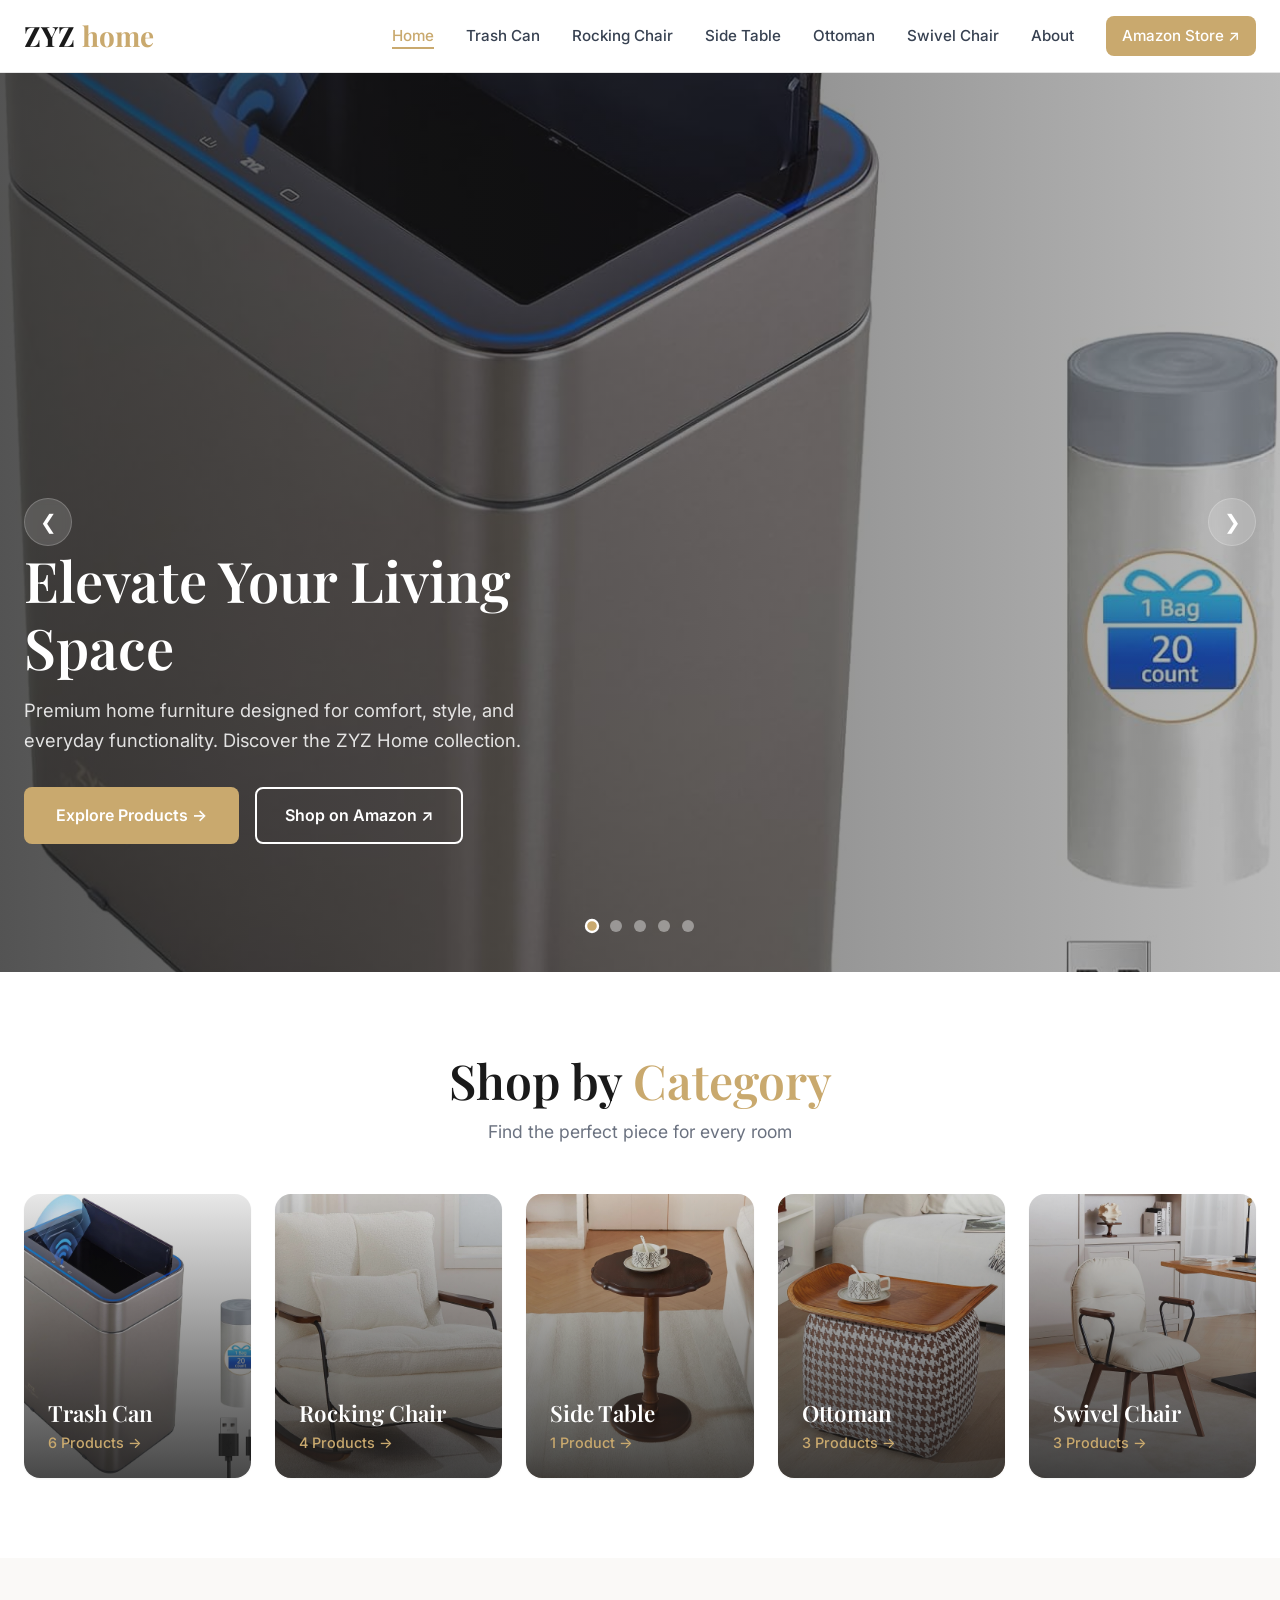
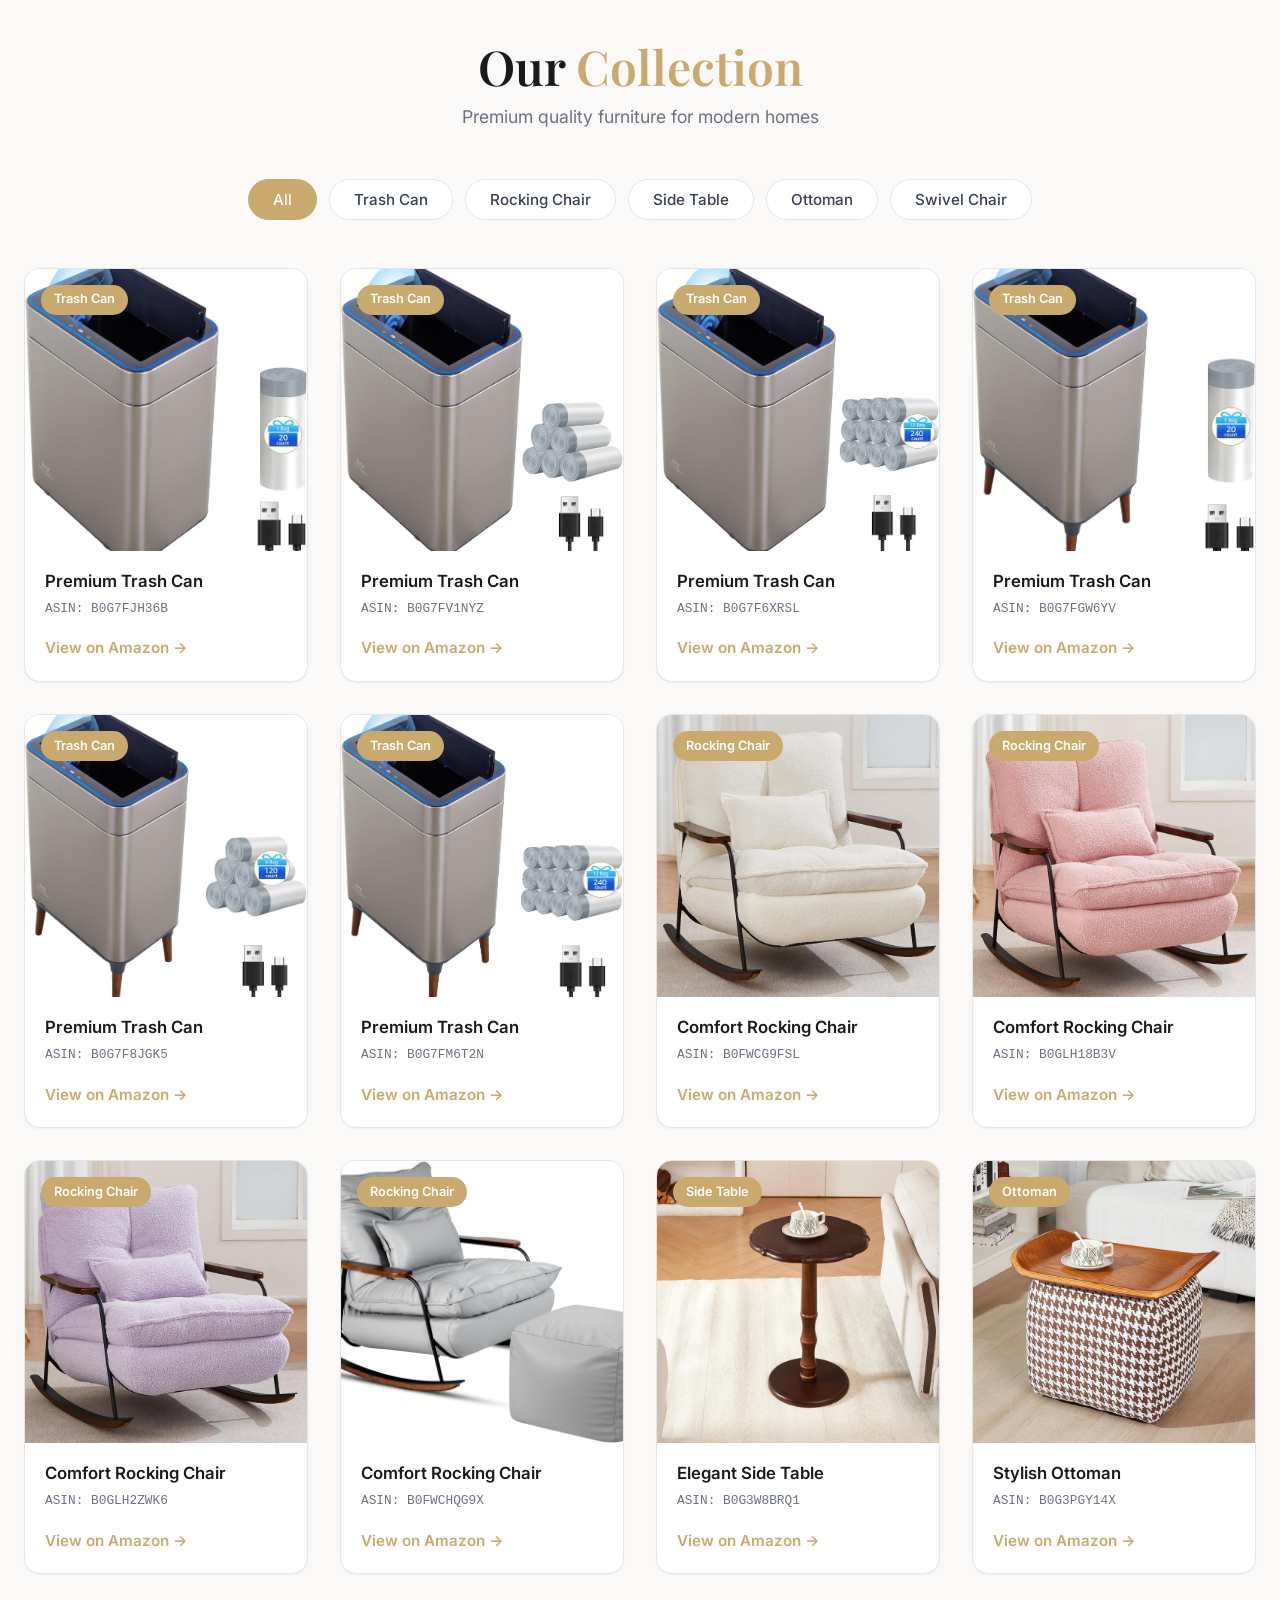
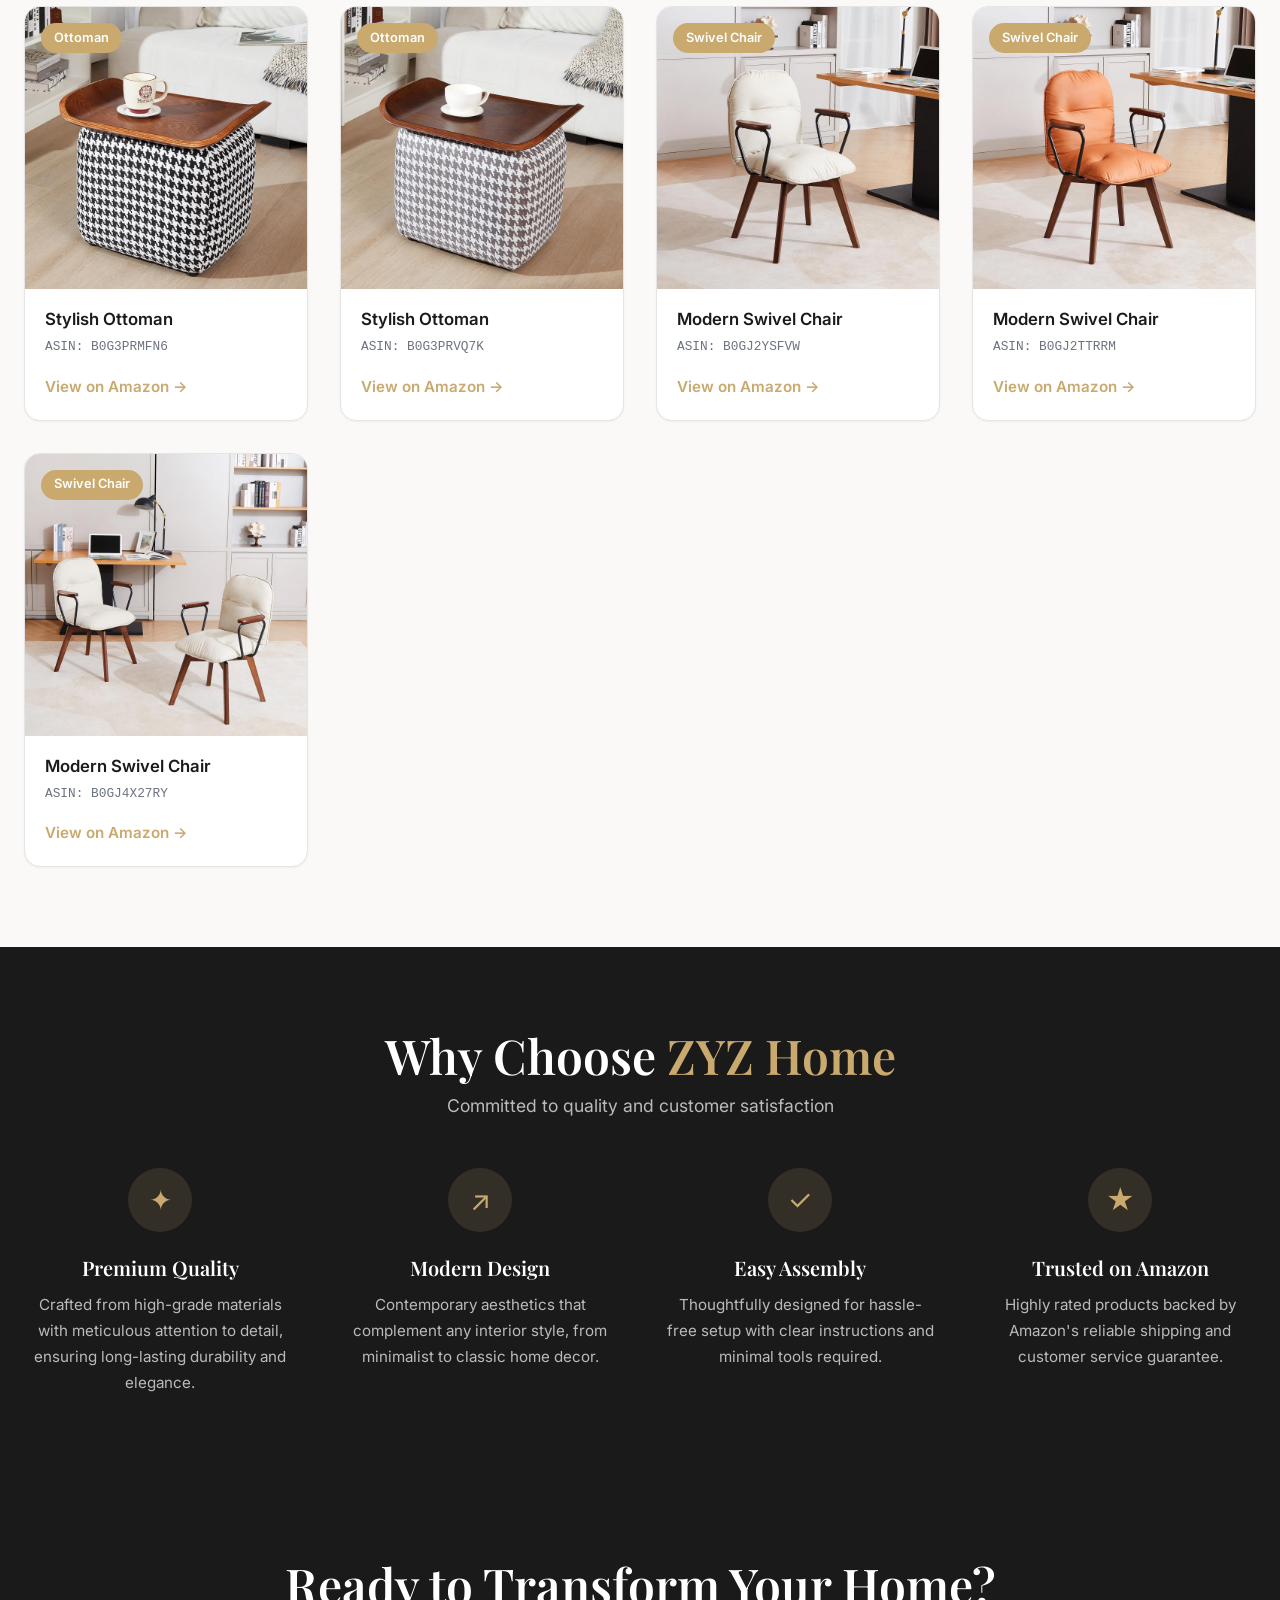
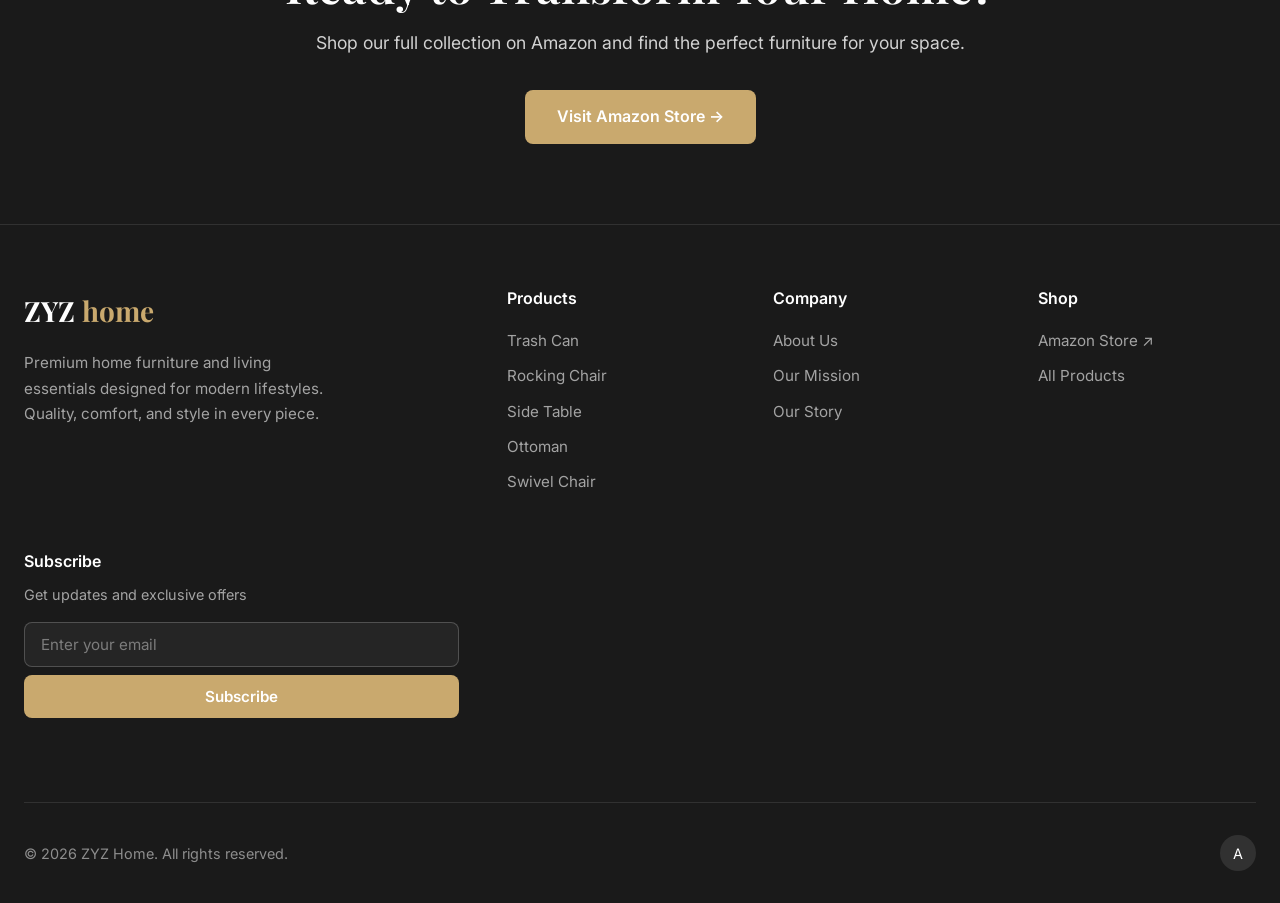
<file: index.html>
<!DOCTYPE html>
<html lang="en">
<head>
  <meta charset="UTF-8">
  <meta name="viewport" content="width=device-width, initial-scale=1.0">
  <title>ZYZ Kitchen Trash Can | Automatic Sensor Garbage Can | Touchless Kitchen Bin</title>
  <meta name="description" content="ZYZ Home automatic kitchen trash can with touchless sensor, butterfly lid, and ozone sanitizing. 13 gallon / 50L capacity, USB rechargeable. Buy on Amazon.">
  <meta name="keywords" content="zyz kitchen trash can, automatic trash can, touchless sensor garbage can, 13 gallon kitchen bin, stainless steel trash can, kitchen trash can with lid, Amazon trash can">
  <meta name="author" content="ZYZ Home">
  <meta name="robots" content="index, follow">
  <link rel="canonical" href="https://zyzhome.com/">

  <!-- Open Graph -->
  <meta property="og:type" content="website">
  <meta property="og:url" content="https://zyzhome.com/">
  <meta property="og:title" content="ZYZ Kitchen Trash Can | Automatic Sensor Garbage Can">
  <meta property="og:description" content="ZYZ Home automatic kitchen trash can with touchless sensor, butterfly lid, and ozone sanitizing. 13 gallon / 50L capacity, USB rechargeable.">
  <meta property="og:image" content="https://zyzhome.com/images/B0G7FJH36B.jpg">
  <meta property="og:site_name" content="ZYZ Home">
  <meta property="og:locale" content="en_US">

  <!-- Twitter Card -->
  <meta name="twitter:card" content="summary_large_image">
  <meta name="twitter:title" content="ZYZ Kitchen Trash Can | Automatic Sensor Garbage Can">
  <meta name="twitter:description" content="ZYZ Home automatic kitchen trash can with touchless sensor, butterfly lid, and ozone sanitizing.">
  <meta name="twitter:image" content="https://zyzhome.com/images/B0G7FJH36B.jpg">

  <!-- Fonts -->
  <link rel="preconnect" href="https://fonts.googleapis.com">
  <link rel="preconnect" href="https://fonts.gstatic.com" crossorigin>
  <link href="https://fonts.googleapis.com/css2?family=Inter:wght@300;400;500;600;700&family=Playfair+Display:wght@400;500;600;700&display=swap" rel="stylesheet">

  <!-- Styles -->
  <link rel="stylesheet" href="css/style.css">

  <!-- Favicon -->
  <link rel="icon" type="image/svg+xml" href="data:image/svg+xml,<svg xmlns='http://www.w3.org/2000/svg' viewBox='0 0 100 100'><text y='.9em' font-size='90'>🏠</text></svg>">

  <!-- Schema.org JSON-LD -->
  <script type="application/ld+json">
  {
    "@context": "https://schema.org",
    "@type": "Organization",
    "name": "ZYZ Home",
    "url": "https://zyzhome.com",
    "logo": "https://zyzhome.com/images/B0G7FJH36B.jpg",
    "sameAs": [
      "https://www.amazon.com/stores/ZYZLIVING/page/F11979F5-F581-47CB-9717-7A19A6B0B1EC"
    ],
    "description": "ZYZ Home specializes in premium automatic kitchen trash cans with touchless sensor, butterfly lid, and ozone sanitizing. 13 gallon capacity, USB rechargeable, fingerprint-proof stainless steel."
  }
  </script>
  <script type="application/ld+json">
  {
    "@context": "https://schema.org",
    "@type": "WebSite",
    "url": "https://zyzhome.com",
    "name": "ZYZ Home",
    "potentialAction": {
      "@type": "SearchAction",
      "target": "https://zyzhome.com/?q={search_term_string}",
      "query-input": "required name=search_term_string"
    }
  }
  </script>
  <script type="application/ld+json">
  {
    "@context": "https://schema.org",
    "@type": "Product",
    "name": "ZYZ Kitchen Trash Can 13 Gallon",
    "description": "Automatic touchless sensor kitchen trash can with butterfly lid, fingerprint-proof stainless steel, USB rechargeable battery, ozone sanitizing option, 13 gallon / 50L capacity.",
    "brand": {
      "@type": "Brand",
      "name": "ZYZ Home"
    },
    "image": "https://zyzhome.com/images/B0G7FJH36B.jpg",
    "offers": {
      "@type": "AggregateOffer",
      "availability": "https://schema.org/InStock",
      "priceCurrency": "USD",
      "seller": {
        "@type": "Organization",
        "name": "Amazon"
      },
      "url": "https://www.amazon.com/dp/B0G7FJH36B"
    },
    "featureList": [
      "Touchless motion sensor",
      "Butterfly lid design",
      "USB rechargeable battery",
      "Ozone sanitizing function",
      "Fingerprint-proof stainless steel",
      "13 gallon / 50L capacity"
    ]
  }
  </script>
  <script type="application/ld+json">
  {
    "@context": "https://schema.org",
    "@type": "ItemList",
    "itemListElement": [
      {
        "@type": "ListItem",
        "position": 1,
        "name": "ZYZ Kitchen Trash Can",
        "description": "Automatic touchless sensor kitchen trash can, 13 gallon, stainless steel",
        "item": "https://zyzhome.com/trash-can.html",
        "image": "https://zyzhome.com/images/B0G7FJH36B.jpg"
      },
      {
        "@type": "ListItem",
        "position": 2,
        "name": "ZYZ Rocking Chair",
        "description": "Oversized nursery rocking chair, comfortable and stylish",
        "item": "https://zyzhome.com/rocking-chair.html",
        "image": "https://zyzhome.com/images/B0FWCG9FSL.jpg"
      },
      {
        "@type": "ListItem",
        "position": 3,
        "name": "ZYZ Side Table",
        "description": "Vintage round solid wood side table for living room",
        "item": "https://zyzhome.com/side-table.html",
        "image": "https://zyzhome.com/images/B0G3W8BRQ1.jpg"
      },
      {
        "@type": "ListItem",
        "position": 4,
        "name": "ZYZ Ottoman",
        "description": "21 inch square storage ottoman with removable lid",
        "item": "https://zyzhome.com/ottoman.html",
        "image": "https://zyzhome.com/images/B0G3PGY14X.jpg"
      },
      {
        "@type": "ListItem",
        "position": 5,
        "name": "ZYZ Swivel Chair",
        "description": "Mid century modern accent chair with swivel function",
        "item": "https://zyzhome.com/swivel-chair.html",
        "image": "https://zyzhome.com/images/B0GJ2YSFVW.jpg"
      }
    ]
  }
  </script>
</head>
<body>

  <!-- Navigation -->
  <nav class="navbar" id="navbar" role="navigation" aria-label="Main navigation">
    <div class="container">
      <a href="index.html" class="logo">ZYZ <span>home</span></a>
      <ul class="nav-links" id="navLinks">
        <li><a href="index.html" class="active">Home</a></li>
        <li><a href="#trash-can">Trash Can</a></li>
        <li><a href="#rocking-chair">Rocking Chair</a></li>
        <li><a href="#side-table">Side Table</a></li>
        <li><a href="#ottoman">Ottoman</a></li>
        <li><a href="#swivel-chair">Swivel Chair</a></li>
        <li><a href="about.html">About</a></li>
        <li><a href="https://www.amazon.com/stores/ZYZLIVING/page/F11979F5-F581-47CB-9717-7A19A6B0B1EC" target="_blank" rel="noopener noreferrer" class="amazon-link">Amazon Store ↗</a></li>
      </ul>
      <button class="mobile-menu-btn" id="mobileMenuBtn" aria-label="Toggle menu" aria-expanded="false">
        <span></span>
        <span></span>
        <span></span>
      </button>
    </div>
  </nav>

  <!-- Hero Carousel -->
  <section class="hero-carousel" id="home" aria-label="Featured products carousel">
    <div class="carousel-slide active">
      <img src="images/B0G7FJH36B.jpg" alt="Premium Trash Can by ZYZ Home" loading="eager">
      <div class="carousel-overlay"></div>
    </div>
    <div class="carousel-slide">
      <img src="images/B0FWCG9FSL.jpg" alt="Comfortable Rocking Chair by ZYZ Home" loading="lazy">
      <div class="carousel-overlay"></div>
    </div>
    <div class="carousel-slide">
      <img src="images/B0G3W8BRQ1.jpg" alt="Elegant Side Table by ZYZ Home" loading="lazy">
      <div class="carousel-overlay"></div>
    </div>
    <div class="carousel-slide">
      <img src="images/B0G3PGY14X.jpg" alt="Stylish Ottoman by ZYZ Home" loading="lazy">
      <div class="carousel-overlay"></div>
    </div>
    <div class="carousel-slide">
      <img src="images/B0GJ2YSFVW.jpg" alt="Modern Swivel Chair by ZYZ Home" loading="lazy">
      <div class="carousel-overlay"></div>
    </div>

    <div class="carousel-content">
      <div class="container">
        <h2>Elevate Your Living Space</h2>
        <p>Premium home furniture designed for comfort, style, and everyday functionality. Discover the ZYZ Home collection.</p>
        <div class="carousel-buttons">
          <a href="#products" class="btn-primary">Explore Products →</a>
          <a href="https://www.amazon.com/stores/ZYZLIVING/page/F11979F5-F581-47CB-9717-7A19A6B0B1EC" target="_blank" rel="noopener noreferrer" class="btn-outline">Shop on Amazon ↗</a>
        </div>
      </div>
    </div>

    <button class="carousel-nav carousel-prev" id="carouselPrev" aria-label="Previous slide">❮</button>
    <button class="carousel-nav carousel-next" id="carouselNext" aria-label="Next slide">❯</button>

    <div class="carousel-dots" id="carouselDots" role="tablist" aria-label="Carousel navigation">
      <button class="carousel-dot active" data-index="0" role="tab" aria-label="Go to slide 1" aria-selected="true"></button>
      <button class="carousel-dot" data-index="1" role="tab" aria-label="Go to slide 2" aria-selected="false"></button>
      <button class="carousel-dot" data-index="2" role="tab" aria-label="Go to slide 3" aria-selected="false"></button>
      <button class="carousel-dot" data-index="3" role="tab" aria-label="Go to slide 4" aria-selected="false"></button>
      <button class="carousel-dot" data-index="4" role="tab" aria-label="Go to slide 5" aria-selected="false"></button>
    </div>
  </section>

  <!-- Categories -->
  <section class="categories-section" aria-label="Product categories">
    <div class="container">
      <div class="section-title">
        <h2>Shop by <span>Category</span></h2>
        <p class="section-subtitle">Find the perfect piece for every room</p>
      </div>
      <div class="categories-grid">
        <a href="#trash-can" class="category-card" onclick="filterProducts('trash-can')">
          <img src="images/B0G7FJH36B.jpg" alt="Trash Can Collection" loading="lazy">
          <div class="category-card-overlay">
            <h3>Trash Can</h3>
            <span>6 Products →</span>
          </div>
        </a>
        <a href="#rocking-chair" class="category-card" onclick="filterProducts('rocking-chair')">
          <img src="images/B0FWCG9FSL.jpg" alt="Rocking Chair Collection" loading="lazy">
          <div class="category-card-overlay">
            <h3>Rocking Chair</h3>
            <span>4 Products →</span>
          </div>
        </a>
        <a href="#side-table" class="category-card" onclick="filterProducts('side-table')">
          <img src="images/B0G3W8BRQ1.jpg" alt="Side Table Collection" loading="lazy">
          <div class="category-card-overlay">
            <h3>Side Table</h3>
            <span>1 Product →</span>
          </div>
        </a>
        <a href="#ottoman" class="category-card" onclick="filterProducts('ottoman')">
          <img src="images/B0G3PGY14X.jpg" alt="Ottoman Collection" loading="lazy">
          <div class="category-card-overlay">
            <h3>Ottoman</h3>
            <span>3 Products →</span>
          </div>
        </a>
        <a href="#swivel-chair" class="category-card" onclick="filterProducts('swivel-chair')">
          <img src="images/B0GJ2YSFVW.jpg" alt="Swivel Chair Collection" loading="lazy">
          <div class="category-card-overlay">
            <h3>Swivel Chair</h3>
            <span>3 Products →</span>
          </div>
        </a>
      </div>
    </div>
  </section>

  <!-- Products Section -->
  <section class="products-section" id="products" aria-label="All products">
    <div class="container">
      <div class="section-title">
        <h2>Our <span>Collection</span></h2>
        <p class="section-subtitle">Premium quality furniture for modern homes</p>
      </div>

      <div class="filter-bar" role="group" aria-label="Product filters">
        <button class="filter-btn active" data-filter="all" onclick="filterProducts('all')">All</button>
        <button class="filter-btn" data-filter="trash-can" onclick="filterProducts('trash-can')">Trash Can</button>
        <button class="filter-btn" data-filter="rocking-chair" onclick="filterProducts('rocking-chair')">Rocking Chair</button>
        <button class="filter-btn" data-filter="side-table" onclick="filterProducts('side-table')">Side Table</button>
        <button class="filter-btn" data-filter="ottoman" onclick="filterProducts('ottoman')">Ottoman</button>
        <button class="filter-btn" data-filter="swivel-chair" onclick="filterProducts('swivel-chair')">Swivel Chair</button>
      </div>

      <div class="products-grid" id="productsGrid">
        <!-- Trash Can -->
        <article class="product-card" data-category="trash-can" id="trash-can">
          <div class="product-image">
            <img src="images/B0G7FJH36B.jpg" alt="ZYZ Home Trash Can" loading="lazy">
            <span class="product-badge">Trash Can</span>
          </div>
          <div class="product-info">
            <h3>Premium Trash Can</h3>
            <span class="asin">ASIN: B0G7FJH36B</span>
            <a href="https://www.amazon.com/dp/B0G7FJH36B" target="_blank" rel="noopener noreferrer" class="product-link">View on Amazon →</a>
          </div>
        </article>
        <article class="product-card" data-category="trash-can">
          <div class="product-image">
            <img src="images/B0G7FV1NYZ.jpg" alt="ZYZ Home Trash Can" loading="lazy">
            <span class="product-badge">Trash Can</span>
          </div>
          <div class="product-info">
            <h3>Premium Trash Can</h3>
            <span class="asin">ASIN: B0G7FV1NYZ</span>
            <a href="https://www.amazon.com/dp/B0G7FV1NYZ" target="_blank" rel="noopener noreferrer" class="product-link">View on Amazon →</a>
          </div>
        </article>
        <article class="product-card" data-category="trash-can">
          <div class="product-image">
            <img src="images/B0G7F6XRSL.jpg" alt="ZYZ Home Trash Can" loading="lazy">
            <span class="product-badge">Trash Can</span>
          </div>
          <div class="product-info">
            <h3>Premium Trash Can</h3>
            <span class="asin">ASIN: B0G7F6XRSL</span>
            <a href="https://www.amazon.com/dp/B0G7F6XRSL" target="_blank" rel="noopener noreferrer" class="product-link">View on Amazon →</a>
          </div>
        </article>
        <article class="product-card" data-category="trash-can">
          <div class="product-image">
            <img src="images/B0G7FGW6YV.jpg" alt="ZYZ Home Trash Can" loading="lazy">
            <span class="product-badge">Trash Can</span>
          </div>
          <div class="product-info">
            <h3>Premium Trash Can</h3>
            <span class="asin">ASIN: B0G7FGW6YV</span>
            <a href="https://www.amazon.com/dp/B0G7FGW6YV" target="_blank" rel="noopener noreferrer" class="product-link">View on Amazon →</a>
          </div>
        </article>
        <article class="product-card" data-category="trash-can">
          <div class="product-image">
            <img src="images/B0G7F8JGK5.jpg" alt="ZYZ Home Trash Can" loading="lazy">
            <span class="product-badge">Trash Can</span>
          </div>
          <div class="product-info">
            <h3>Premium Trash Can</h3>
            <span class="asin">ASIN: B0G7F8JGK5</span>
            <a href="https://www.amazon.com/dp/B0G7F8JGK5" target="_blank" rel="noopener noreferrer" class="product-link">View on Amazon →</a>
          </div>
        </article>
        <article class="product-card" data-category="trash-can">
          <div class="product-image">
            <img src="images/B0G7FM6T2N.jpg" alt="ZYZ Home Trash Can" loading="lazy">
            <span class="product-badge">Trash Can</span>
          </div>
          <div class="product-info">
            <h3>Premium Trash Can</h3>
            <span class="asin">ASIN: B0G7FM6T2N</span>
            <a href="https://www.amazon.com/dp/B0G7FM6T2N" target="_blank" rel="noopener noreferrer" class="product-link">View on Amazon →</a>
          </div>
        </article>

        <!-- Rocking Chair -->
        <article class="product-card" data-category="rocking-chair" id="rocking-chair">
          <div class="product-image">
            <img src="images/B0FWCG9FSL.jpg" alt="ZYZ Home Rocking Chair" loading="lazy">
            <span class="product-badge">Rocking Chair</span>
          </div>
          <div class="product-info">
            <h3>Comfort Rocking Chair</h3>
            <span class="asin">ASIN: B0FWCG9FSL</span>
            <a href="https://www.amazon.com/dp/B0FWCG9FSL" target="_blank" rel="noopener noreferrer" class="product-link">View on Amazon →</a>
          </div>
        </article>
        <article class="product-card" data-category="rocking-chair">
          <div class="product-image">
            <img src="images/B0GLH18B3V.jpg" alt="ZYZ Home Rocking Chair" loading="lazy">
            <span class="product-badge">Rocking Chair</span>
          </div>
          <div class="product-info">
            <h3>Comfort Rocking Chair</h3>
            <span class="asin">ASIN: B0GLH18B3V</span>
            <a href="https://www.amazon.com/dp/B0GLH18B3V" target="_blank" rel="noopener noreferrer" class="product-link">View on Amazon →</a>
          </div>
        </article>
        <article class="product-card" data-category="rocking-chair">
          <div class="product-image">
            <img src="images/B0GLH2ZWK6.jpg" alt="ZYZ Home Rocking Chair" loading="lazy">
            <span class="product-badge">Rocking Chair</span>
          </div>
          <div class="product-info">
            <h3>Comfort Rocking Chair</h3>
            <span class="asin">ASIN: B0GLH2ZWK6</span>
            <a href="https://www.amazon.com/dp/B0GLH2ZWK6" target="_blank" rel="noopener noreferrer" class="product-link">View on Amazon →</a>
          </div>
        </article>
        <article class="product-card" data-category="rocking-chair">
          <div class="product-image">
            <img src="images/B0FWCHQG9X.jpg" alt="ZYZ Home Rocking Chair" loading="lazy">
            <span class="product-badge">Rocking Chair</span>
          </div>
          <div class="product-info">
            <h3>Comfort Rocking Chair</h3>
            <span class="asin">ASIN: B0FWCHQG9X</span>
            <a href="https://www.amazon.com/dp/B0FWCHQG9X" target="_blank" rel="noopener noreferrer" class="product-link">View on Amazon →</a>
          </div>
        </article>

        <!-- Side Table -->
        <article class="product-card" data-category="side-table" id="side-table">
          <div class="product-image">
            <img src="images/B0G3W8BRQ1.jpg" alt="ZYZ Home Side Table" loading="lazy">
            <span class="product-badge">Side Table</span>
          </div>
          <div class="product-info">
            <h3>Elegant Side Table</h3>
            <span class="asin">ASIN: B0G3W8BRQ1</span>
            <a href="https://www.amazon.com/dp/B0G3W8BRQ1" target="_blank" rel="noopener noreferrer" class="product-link">View on Amazon →</a>
          </div>
        </article>

        <!-- Ottoman -->
        <article class="product-card" data-category="ottoman" id="ottoman">
          <div class="product-image">
            <img src="images/B0G3PGY14X.jpg" alt="ZYZ Home Ottoman" loading="lazy">
            <span class="product-badge">Ottoman</span>
          </div>
          <div class="product-info">
            <h3>Stylish Ottoman</h3>
            <span class="asin">ASIN: B0G3PGY14X</span>
            <a href="https://www.amazon.com/dp/B0G3PGY14X" target="_blank" rel="noopener noreferrer" class="product-link">View on Amazon →</a>
          </div>
        </article>
        <article class="product-card" data-category="ottoman">
          <div class="product-image">
            <img src="images/B0G3PRMFN6.jpg" alt="ZYZ Home Ottoman" loading="lazy">
            <span class="product-badge">Ottoman</span>
          </div>
          <div class="product-info">
            <h3>Stylish Ottoman</h3>
            <span class="asin">ASIN: B0G3PRMFN6</span>
            <a href="https://www.amazon.com/dp/B0G3PRMFN6" target="_blank" rel="noopener noreferrer" class="product-link">View on Amazon →</a>
          </div>
        </article>
        <article class="product-card" data-category="ottoman">
          <div class="product-image">
            <img src="images/B0G3PRVQ7K.jpg" alt="ZYZ Home Ottoman" loading="lazy">
            <span class="product-badge">Ottoman</span>
          </div>
          <div class="product-info">
            <h3>Stylish Ottoman</h3>
            <span class="asin">ASIN: B0G3PRVQ7K</span>
            <a href="https://www.amazon.com/dp/B0G3PRVQ7K" target="_blank" rel="noopener noreferrer" class="product-link">View on Amazon →</a>
          </div>
        </article>

        <!-- Swivel Chair -->
        <article class="product-card" data-category="swivel-chair" id="swivel-chair">
          <div class="product-image">
            <img src="images/B0GJ2YSFVW.jpg" alt="ZYZ Home Swivel Chair" loading="lazy">
            <span class="product-badge">Swivel Chair</span>
          </div>
          <div class="product-info">
            <h3>Modern Swivel Chair</h3>
            <span class="asin">ASIN: B0GJ2YSFVW</span>
            <a href="https://www.amazon.com/dp/B0GJ2YSFVW" target="_blank" rel="noopener noreferrer" class="product-link">View on Amazon →</a>
          </div>
        </article>
        <article class="product-card" data-category="swivel-chair">
          <div class="product-image">
            <img src="images/B0GJ2TTRRM.jpg" alt="ZYZ Home Swivel Chair" loading="lazy">
            <span class="product-badge">Swivel Chair</span>
          </div>
          <div class="product-info">
            <h3>Modern Swivel Chair</h3>
            <span class="asin">ASIN: B0GJ2TTRRM</span>
            <a href="https://www.amazon.com/dp/B0GJ2TTRRM" target="_blank" rel="noopener noreferrer" class="product-link">View on Amazon →</a>
          </div>
        </article>
        <article class="product-card" data-category="swivel-chair">
          <div class="product-image">
            <img src="images/B0GJ4X27RY.jpg" alt="ZYZ Home Swivel Chair" loading="lazy">
            <span class="product-badge">Swivel Chair</span>
          </div>
          <div class="product-info">
            <h3>Modern Swivel Chair</h3>
            <span class="asin">ASIN: B0GJ4X27RY</span>
            <a href="https://www.amazon.com/dp/B0GJ4X27RY" target="_blank" rel="noopener noreferrer" class="product-link">View on Amazon →</a>
          </div>
        </article>
      </div>
    </div>
  </section>

  <!-- Features -->
  <section class="features-section" aria-label="Why choose ZYZ Home">
    <div class="container">
      <div class="section-title">
        <h2>Why Choose <span style="color: var(--accent);">ZYZ Home</span></h2>
        <p class="section-subtitle" style="color: rgba(255,255,255,0.7);">Committed to quality and customer satisfaction</p>
      </div>
      <div class="features-grid">
        <div class="feature-item">
          <div class="feature-icon">✦</div>
          <h3>Premium Quality</h3>
          <p>Crafted from high-grade materials with meticulous attention to detail, ensuring long-lasting durability and elegance.</p>
        </div>
        <div class="feature-item">
          <div class="feature-icon">↗</div>
          <h3>Modern Design</h3>
          <p>Contemporary aesthetics that complement any interior style, from minimalist to classic home decor.</p>
        </div>
        <div class="feature-item">
          <div class="feature-icon">✓</div>
          <h3>Easy Assembly</h3>
          <p>Thoughtfully designed for hassle-free setup with clear instructions and minimal tools required.</p>
        </div>
        <div class="feature-item">
          <div class="feature-icon">★</div>
          <h3>Trusted on Amazon</h3>
          <p>Highly rated products backed by Amazon's reliable shipping and customer service guarantee.</p>
        </div>
      </div>
    </div>
  </section>

  <!-- CTA -->
  <section class="cta-section" aria-label="Call to action">
    <div class="container">
      <h2>Ready to Transform Your Home?</h2>
      <p>Shop our full collection on Amazon and find the perfect furniture for your space.</p>
      <a href="https://www.amazon.com/stores/ZYZLIVING/page/F11979F5-F581-47CB-9717-7A19A6B0B1EC" target="_blank" rel="noopener noreferrer" class="btn-primary">Visit Amazon Store →</a>
    </div>
  </section>

  <!-- Footer -->
  <footer class="footer" role="contentinfo">
    <div class="container">
      <div class="footer-grid">
        <div class="footer-brand">
          <a href="index.html" class="logo">ZYZ <span>home</span></a>
          <p>Premium home furniture and living essentials designed for modern lifestyles. Quality, comfort, and style in every piece.</p>
        </div>
        <div class="footer-links">
          <h4>Products</h4>
          <ul>
            <li><a href="#trash-can">Trash Can</a></li>
            <li><a href="#rocking-chair">Rocking Chair</a></li>
            <li><a href="#side-table">Side Table</a></li>
            <li><a href="#ottoman">Ottoman</a></li>
            <li><a href="#swivel-chair">Swivel Chair</a></li>
          </ul>
        </div>
        <div class="footer-links">
          <h4>Company</h4>
          <ul>
            <li><a href="about.html">About Us</a></li>
            <li><a href="about.html#mission">Our Mission</a></li>
            <li><a href="about.html#timeline">Our Story</a></li>
          </ul>
        </div>
        <div class="footer-links">
          <h4>Shop</h4>
          <ul>
            <li><a href="https://www.amazon.com/stores/ZYZLIVING/page/F11979F5-F581-47CB-9717-7A19A6B0B1EC" target="_blank" rel="noopener noreferrer">Amazon Store ↗</a></li>
            <li><a href="#products">All Products</a></li>
          </ul>
        </div>
        <div class="footer-subscribe">
          <h4>Subscribe</h4>
          <p>Get updates and exclusive offers</p>
          <form id="subscribeForm" class="subscribe-form" novalidate>
            <input type="email" id="subscribeEmail" name="email" placeholder="Enter your email" required>
            <button type="submit" class="subscribe-btn">Subscribe</button>
          </form>
          <div id="subscribeMessage" class="subscribe-message"></div>
        </div>
      </div>
      <div class="footer-bottom">
        <p>© <span id="year"></span> ZYZ Home. All rights reserved.</p>
        <div class="footer-social">
          <a href="https://www.amazon.com/stores/ZYZLIVING/page/F11979F5-F581-47CB-9717-7A19A6B0B1EC" target="_blank" rel="noopener noreferrer" aria-label="Amazon Store">A</a>
        </div>
      </div>
    </div>
  </footer>

  <script>
    // Navbar scroll effect
    const navbar = document.getElementById('navbar');
    window.addEventListener('scroll', () => {
      if (window.scrollY > 50) {
        navbar.classList.add('scrolled');
      } else {
        navbar.classList.remove('scrolled');
      }
    });

    // Mobile menu
    const mobileMenuBtn = document.getElementById('mobileMenuBtn');
    const navLinks = document.getElementById('navLinks');
    mobileMenuBtn.addEventListener('click', () => {
      navLinks.classList.toggle('open');
      const expanded = navLinks.classList.contains('open');
      mobileMenuBtn.setAttribute('aria-expanded', expanded);
    });

    // Close mobile menu when clicking a link
    navLinks.querySelectorAll('a').forEach(link => {
      link.addEventListener('click', () => {
        navLinks.classList.remove('open');
        mobileMenuBtn.setAttribute('aria-expanded', 'false');
      });
    });

    // Carousel
    const slides = document.querySelectorAll('.carousel-slide');
    const dots = document.querySelectorAll('.carousel-dot');
    const prevBtn = document.getElementById('carouselPrev');
    const nextBtn = document.getElementById('carouselNext');
    let currentSlide = 0;
    let carouselInterval;

    function showSlide(index) {
      slides.forEach((slide, i) => {
        slide.classList.toggle('active', i === index);
      });
      dots.forEach((dot, i) => {
        dot.classList.toggle('active', i === index);
        dot.setAttribute('aria-selected', i === index);
      });
      currentSlide = index;
    }

    function nextSlide() {
      showSlide((currentSlide + 1) % slides.length);
    }

    function prevSlide() {
      showSlide((currentSlide - 1 + slides.length) % slides.length);
    }

    function startCarousel() {
      carouselInterval = setInterval(nextSlide, 5000);
    }

    function stopCarousel() {
      clearInterval(carouselInterval);
    }

    prevBtn.addEventListener('click', () => { stopCarousel(); prevSlide(); startCarousel(); });
    nextBtn.addEventListener('click', () => { stopCarousel(); nextSlide(); startCarousel(); });
    dots.forEach(dot => {
      dot.addEventListener('click', () => {
        stopCarousel();
        showSlide(parseInt(dot.dataset.index));
        startCarousel();
      });
    });

    startCarousel();

    // Product filtering
    function filterProducts(category) {
      const cards = document.querySelectorAll('.product-card');
      const buttons = document.querySelectorAll('.filter-btn');

      buttons.forEach(btn => {
        btn.classList.toggle('active', btn.dataset.filter === category);
      });

      cards.forEach(card => {
        if (category === 'all' || card.dataset.category === category) {
          card.style.display = '';
        } else {
          card.style.display = 'none';
        }
      });

      // Scroll to products section
      document.getElementById('products').scrollIntoView({ behavior: 'smooth' });
    }

    // Set current year
    document.getElementById('year').textContent = new Date().getFullYear();
  </script>
</body>
</html>
</file>
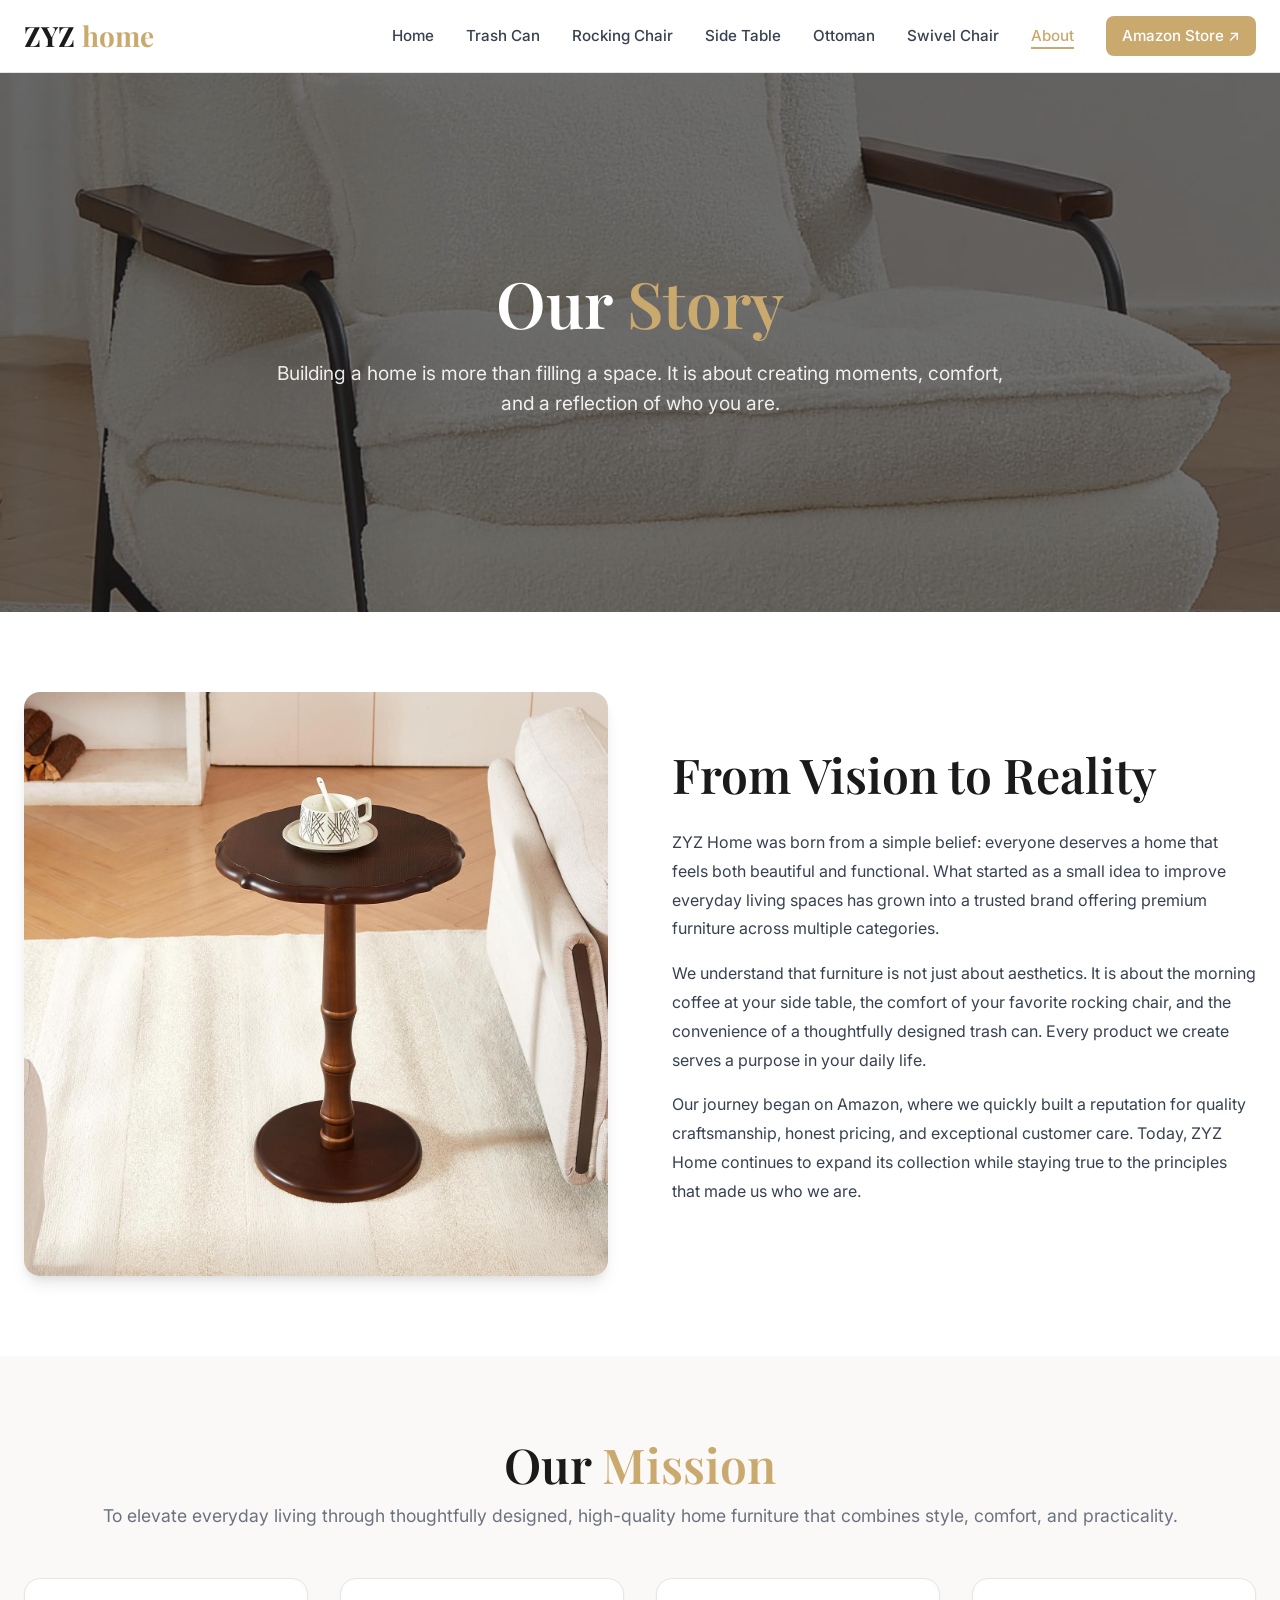
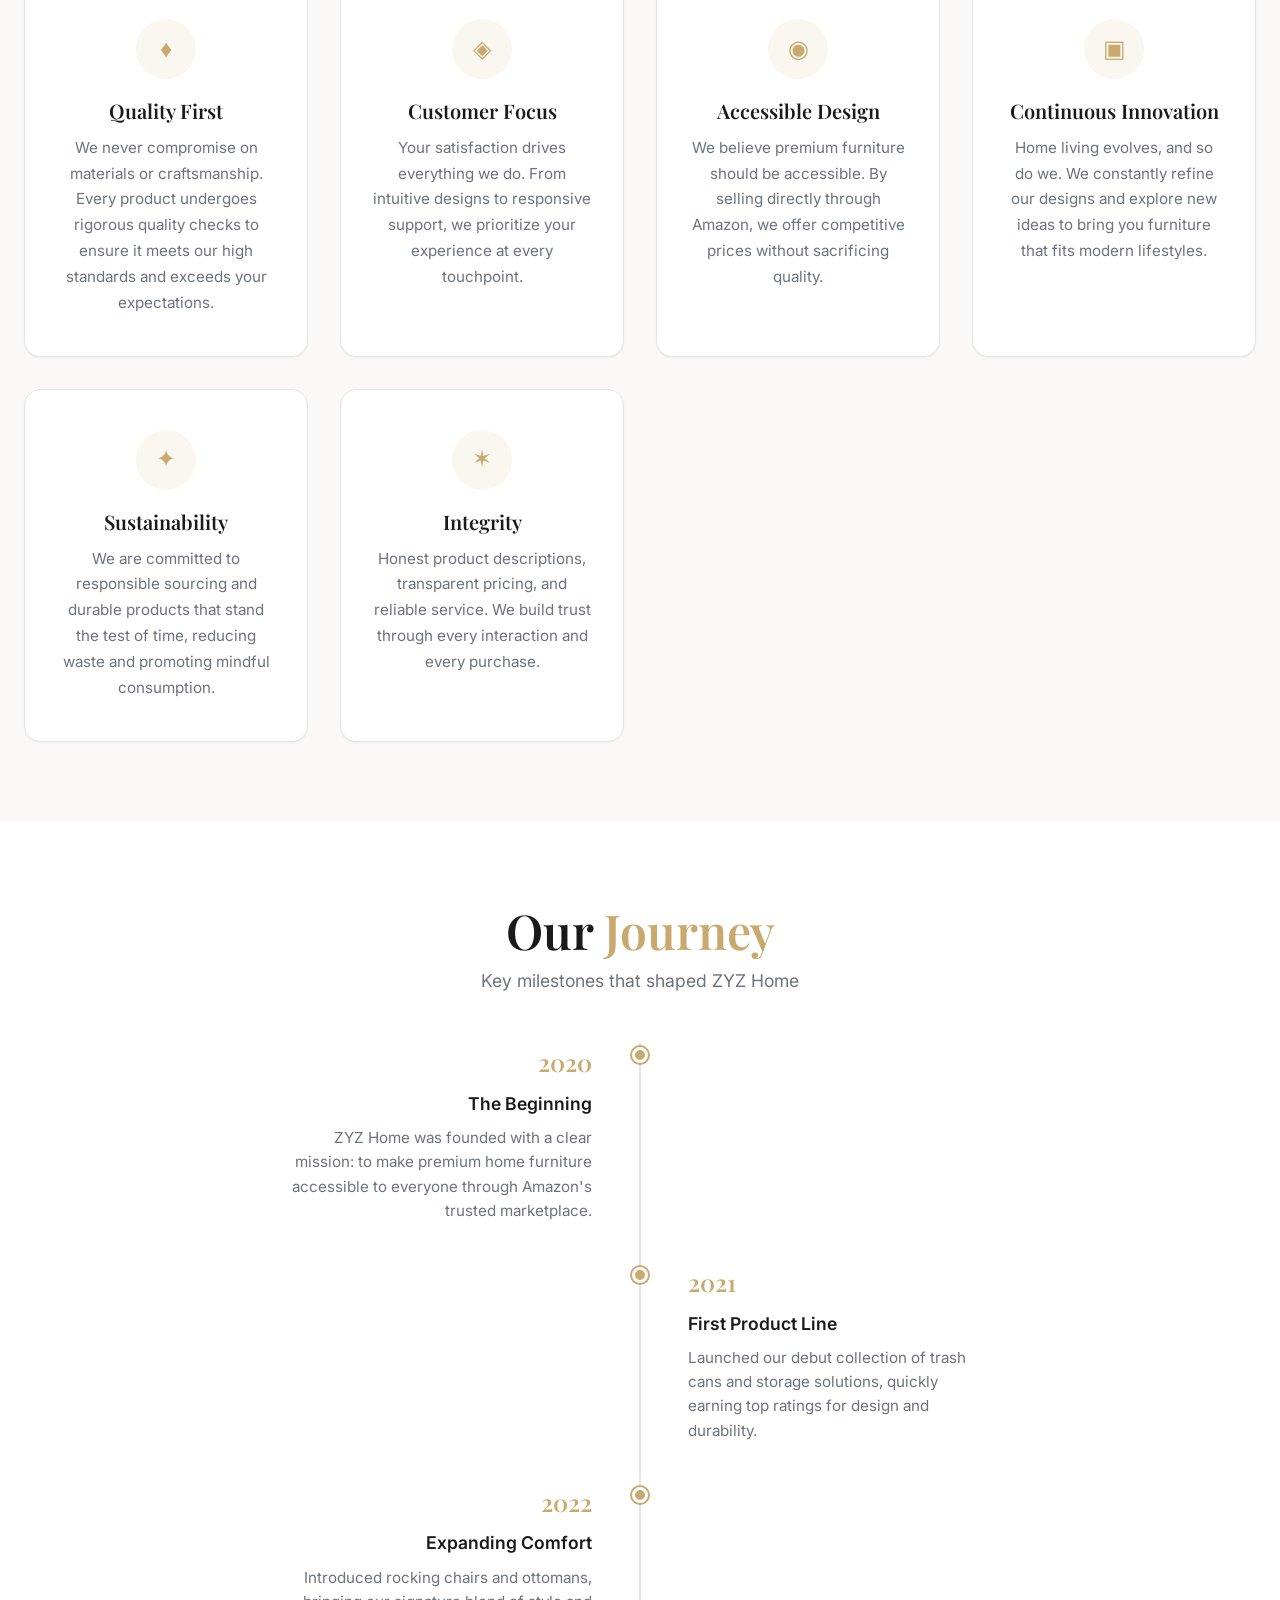
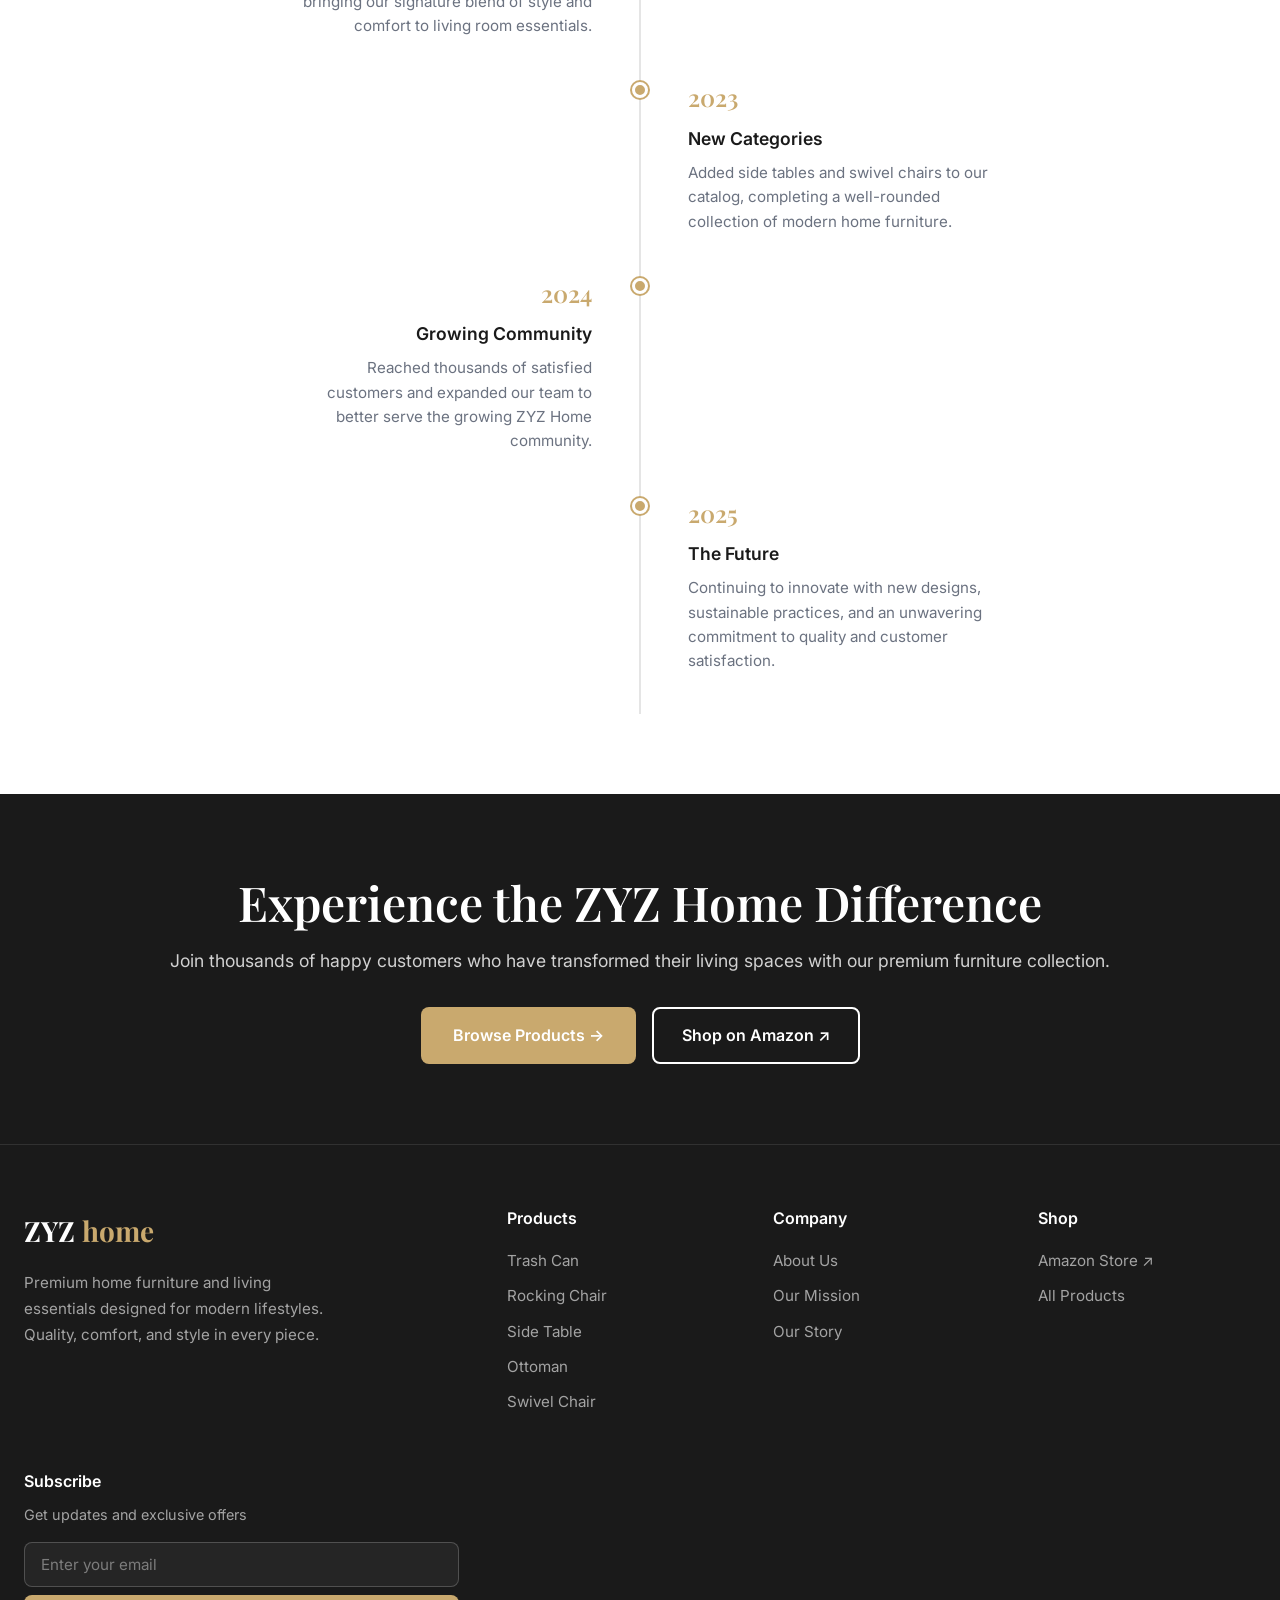
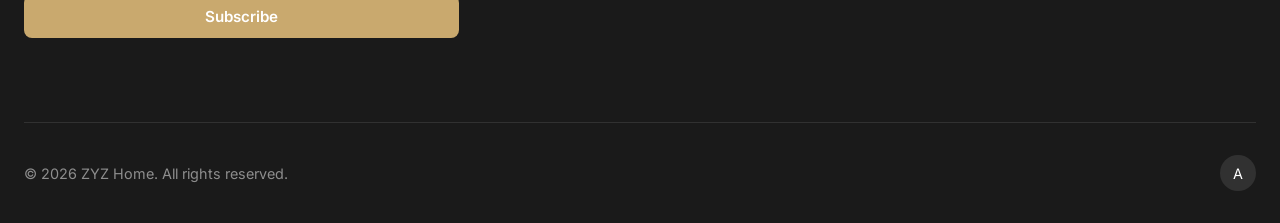
<file: about.html>
<!DOCTYPE html>
<html lang="en">
<head>
  <meta charset="UTF-8">
  <meta name="viewport" content="width=device-width, initial-scale=1.0">
  <title>About Us | ZYZ Home - Our Story, Mission & Values</title>
  <meta name="description" content="Learn about ZYZ Home's journey, mission, and values. We create premium home furniture including trash cans, rocking chairs, side tables, ottomans, and swivel chairs.">
  <meta name="keywords" content="ZYZ Home, about ZYZ Home, home furniture brand, furniture company, our story, mission, values">
  <meta name="author" content="ZYZ Home">
  <meta name="robots" content="index, follow">
  <link rel="canonical" href="https://zyzhome.com/about.html">

  <!-- Open Graph -->
  <meta property="og:type" content="website">
  <meta property="og:url" content="https://zyzhome.com/about.html">
  <meta property="og:title" content="About Us | ZYZ Home - Our Story, Mission & Values">
  <meta property="og:description" content="Discover the story behind ZYZ Home. Learn about our mission to create premium home furniture and our commitment to quality and customer satisfaction.">
  <meta property="og:image" content="https://zyzhome.com/images/B0FWCG9FSL.jpg">
  <meta property="og:site_name" content="ZYZ Home">
  <meta property="og:locale" content="en_US">

  <!-- Twitter Card -->
  <meta name="twitter:card" content="summary_large_image">
  <meta name="twitter:title" content="About Us | ZYZ Home - Our Story, Mission & Values">
  <meta name="twitter:description" content="Discover the story behind ZYZ Home. Learn about our mission to create premium home furniture and our commitment to quality.">
  <meta name="twitter:image" content="https://zyzhome.com/images/B0FWCG9FSL.jpg">

  <!-- Fonts -->
  <link rel="preconnect" href="https://fonts.googleapis.com">
  <link rel="preconnect" href="https://fonts.gstatic.com" crossorigin>
  <link href="https://fonts.googleapis.com/css2?family=Inter:wght@300;400;500;600;700&family=Playfair+Display:wght@400;500;600;700&display=swap" rel="stylesheet">

  <!-- Styles -->
  <link rel="stylesheet" href="css/style.css">

  <!-- Favicon -->
  <link rel="icon" type="image/svg+xml" href="data:image/svg+xml,<svg xmlns='http://www.w3.org/2000/svg' viewBox='0 0 100 100'><text y='.9em' font-size='90'>🏠</text></svg>">

  <!-- Schema.org JSON-LD -->
  <script type="application/ld+json">
  {
    "@context": "https://schema.org",
    "@type": "AboutPage",
    "name": "About ZYZ Home",
    "url": "https://zyzhome.com/about.html",
    "mainEntity": {
      "@type": "Organization",
      "name": "ZYZ Home",
      "url": "https://zyzhome.com",
      "logo": "https://zyzhome.com/images/B0G7FJH36B.jpg",
      "sameAs": [
        "https://www.amazon.com/stores/ZYZLIVING/page/F11979F5-F581-47CB-9717-7A19A6B0B1EC"
      ],
      "description": "ZYZ Home offers premium home furniture including trash cans, rocking chairs, side tables, ottomans, and swivel chairs.",
      "foundingDate": "2020",
      "founders": [
        {
          "@type": "Person",
          "name": "ZYZ Home Team"
        }
      ]
    }
  }
  </script>
</head>
<body>

  <!-- Navigation -->
  <nav class="navbar" id="navbar" role="navigation" aria-label="Main navigation">
    <div class="container">
      <a href="index.html" class="logo">ZYZ <span>home</span></a>
      <ul class="nav-links" id="navLinks">
        <li><a href="index.html">Home</a></li>
        <li><a href="index.html#trash-can">Trash Can</a></li>
        <li><a href="index.html#rocking-chair">Rocking Chair</a></li>
        <li><a href="index.html#side-table">Side Table</a></li>
        <li><a href="index.html#ottoman">Ottoman</a></li>
        <li><a href="index.html#swivel-chair">Swivel Chair</a></li>
        <li><a href="about.html" class="active">About</a></li>
        <li><a href="https://www.amazon.com/stores/ZYZLIVING/page/F11979F5-F581-47CB-9717-7A19A6B0B1EC" target="_blank" rel="noopener noreferrer" class="amazon-link">Amazon Store ↗</a></li>
      </ul>
      <button class="mobile-menu-btn" id="mobileMenuBtn" aria-label="Toggle menu" aria-expanded="false">
        <span></span>
        <span></span>
        <span></span>
      </button>
    </div>
  </nav>

  <!-- About Hero -->
  <section class="about-hero" aria-label="About ZYZ Home">
    <img src="images/B0FWCG9FSL.jpg" alt="ZYZ Home furniture showcase" loading="eager">
    <div class="about-hero-overlay"></div>
    <div class="about-hero-content">
      <h1>Our <span style="color: var(--accent);">Story</span></h1>
      <p>Building a home is more than filling a space. It is about creating moments, comfort, and a reflection of who you are.</p>
    </div>
  </section>

  <!-- Brand Story -->
  <section class="story-section" aria-label="Brand story">
    <div class="container">
      <div class="story-grid">
        <div class="story-image">
          <img src="images/B0G3W8BRQ1.jpg" alt="ZYZ Home craftsmanship" loading="lazy">
        </div>
        <div class="story-content">
          <h2>From Vision to <span>Reality</span></h2>
          <p>ZYZ Home was born from a simple belief: everyone deserves a home that feels both beautiful and functional. What started as a small idea to improve everyday living spaces has grown into a trusted brand offering premium furniture across multiple categories.</p>
          <p>We understand that furniture is not just about aesthetics. It is about the morning coffee at your side table, the comfort of your favorite rocking chair, and the convenience of a thoughtfully designed trash can. Every product we create serves a purpose in your daily life.</p>
          <p>Our journey began on Amazon, where we quickly built a reputation for quality craftsmanship, honest pricing, and exceptional customer care. Today, ZYZ Home continues to expand its collection while staying true to the principles that made us who we are.</p>
        </div>
      </div>
    </div>
  </section>

  <!-- Mission & Values -->
  <section class="mission-section" id="mission" aria-label="Mission and values">
    <div class="container">
      <div class="section-title">
        <h2>Our <span>Mission</span></h2>
        <p class="section-subtitle">To elevate everyday living through thoughtfully designed, high-quality home furniture that combines style, comfort, and practicality.</p>
      </div>
      <div class="values-grid">
        <div class="value-card">
          <div class="value-icon">♦</div>
          <h3>Quality First</h3>
          <p>We never compromise on materials or craftsmanship. Every product undergoes rigorous quality checks to ensure it meets our high standards and exceeds your expectations.</p>
        </div>
        <div class="value-card">
          <div class="value-icon">◈</div>
          <h3>Customer Focus</h3>
          <p>Your satisfaction drives everything we do. From intuitive designs to responsive support, we prioritize your experience at every touchpoint.</p>
        </div>
        <div class="value-card">
          <div class="value-icon">◉</div>
          <h3>Accessible Design</h3>
          <p>We believe premium furniture should be accessible. By selling directly through Amazon, we offer competitive prices without sacrificing quality.</p>
        </div>
        <div class="value-card">
          <div class="value-icon">▣</div>
          <h3>Continuous Innovation</h3>
          <p>Home living evolves, and so do we. We constantly refine our designs and explore new ideas to bring you furniture that fits modern lifestyles.</p>
        </div>
        <div class="value-card">
          <div class="value-icon">✦</div>
          <h3>Sustainability</h3>
          <p>We are committed to responsible sourcing and durable products that stand the test of time, reducing waste and promoting mindful consumption.</p>
        </div>
        <div class="value-card">
          <div class="value-icon">✶</div>
          <h3>Integrity</h3>
          <p>Honest product descriptions, transparent pricing, and reliable service. We build trust through every interaction and every purchase.</p>
        </div>
      </div>
    </div>
  </section>

  <!-- Timeline -->
  <section class="timeline-section" id="timeline" aria-label="Company timeline">
    <div class="container">
      <div class="section-title">
        <h2>Our <span>Journey</span></h2>
        <p class="section-subtitle">Key milestones that shaped ZYZ Home</p>
      </div>
      <div class="timeline">
        <div class="timeline-item">
          <div class="timeline-dot"></div>
          <div class="timeline-year">2020</div>
          <div class="timeline-title">The Beginning</div>
          <div class="timeline-desc">ZYZ Home was founded with a clear mission: to make premium home furniture accessible to everyone through Amazon's trusted marketplace.</div>
        </div>
        <div class="timeline-item">
          <div class="timeline-dot"></div>
          <div class="timeline-year">2021</div>
          <div class="timeline-title">First Product Line</div>
          <div class="timeline-desc">Launched our debut collection of trash cans and storage solutions, quickly earning top ratings for design and durability.</div>
        </div>
        <div class="timeline-item">
          <div class="timeline-dot"></div>
          <div class="timeline-year">2022</div>
          <div class="timeline-title">Expanding Comfort</div>
          <div class="timeline-desc">Introduced rocking chairs and ottomans, bringing our signature blend of style and comfort to living room essentials.</div>
        </div>
        <div class="timeline-item">
          <div class="timeline-dot"></div>
          <div class="timeline-year">2023</div>
          <div class="timeline-title">New Categories</div>
          <div class="timeline-desc">Added side tables and swivel chairs to our catalog, completing a well-rounded collection of modern home furniture.</div>
        </div>
        <div class="timeline-item">
          <div class="timeline-dot"></div>
          <div class="timeline-year">2024</div>
          <div class="timeline-title">Growing Community</div>
          <div class="timeline-desc">Reached thousands of satisfied customers and expanded our team to better serve the growing ZYZ Home community.</div>
        </div>
        <div class="timeline-item">
          <div class="timeline-dot"></div>
          <div class="timeline-year">2025</div>
          <div class="timeline-title">The Future</div>
          <div class="timeline-desc">Continuing to innovate with new designs, sustainable practices, and an unwavering commitment to quality and customer satisfaction.</div>
        </div>
      </div>
    </div>
  </section>

  <!-- CTA -->
  <section class="cta-section" aria-label="Call to action">
    <div class="container">
      <h2>Experience the ZYZ Home Difference</h2>
      <p>Join thousands of happy customers who have transformed their living spaces with our premium furniture collection.</p>
      <div style="display: flex; gap: 1rem; justify-content: center; flex-wrap: wrap;">
        <a href="index.html#products" class="btn-primary">Browse Products →</a>
        <a href="https://www.amazon.com/stores/ZYZLIVING/page/F11979F5-F581-47CB-9717-7A19A6B0B1EC" target="_blank" rel="noopener noreferrer" class="btn-outline">Shop on Amazon ↗</a>
      </div>
    </div>
  </section>

  <!-- Footer -->
  <footer class="footer" role="contentinfo">
    <div class="container">
      <div class="footer-grid">
        <div class="footer-brand">
          <a href="index.html" class="logo">ZYZ <span>home</span></a>
          <p>Premium home furniture and living essentials designed for modern lifestyles. Quality, comfort, and style in every piece.</p>
        </div>
        <div class="footer-links">
          <h4>Products</h4>
          <ul>
            <li><a href="index.html#trash-can">Trash Can</a></li>
            <li><a href="index.html#rocking-chair">Rocking Chair</a></li>
            <li><a href="index.html#side-table">Side Table</a></li>
            <li><a href="index.html#ottoman">Ottoman</a></li>
            <li><a href="index.html#swivel-chair">Swivel Chair</a></li>
          </ul>
        </div>
        <div class="footer-links">
          <h4>Company</h4>
          <ul>
            <li><a href="about.html">About Us</a></li>
            <li><a href="about.html#mission">Our Mission</a></li>
            <li><a href="about.html#timeline">Our Story</a></li>
          </ul>
        </div>
        <div class="footer-links">
          <h4>Shop</h4>
          <ul>
            <li><a href="https://www.amazon.com/stores/ZYZLIVING/page/F11979F5-F581-47CB-9717-7A19A6B0B1EC" target="_blank" rel="noopener noreferrer">Amazon Store ↗</a></li>
            <li><a href="index.html#products">All Products</a></li>
          </ul>
        </div>
        <div class="footer-subscribe">
          <h4>Subscribe</h4>
          <p>Get updates and exclusive offers</p>
          <form id="subscribeForm" class="subscribe-form" novalidate>
            <input type="email" id="subscribeEmail" name="email" placeholder="Enter your email" required>
            <button type="submit" class="subscribe-btn">Subscribe</button>
          </form>
          <div id="subscribeMessage" class="subscribe-message"></div>
        </div>
      </div>
      <div class="footer-bottom">
        <p>© <span id="year"></span> ZYZ Home. All rights reserved.</p>
        <div class="footer-social">
          <a href="https://www.amazon.com/stores/ZYZLIVING/page/F11979F5-F581-47CB-9717-7A19A6B0B1EC" target="_blank" rel="noopener noreferrer" aria-label="Amazon Store">A</a>
        </div>
      </div>
    </div>
  </footer>

  <script>
    const API_BASE_URL = 'https://api.supuzz.cn';

    function reportPageView() {
      const payload = {
        brandName: 'ZYZ Home',
        domain: window.location.hostname || 'zyzhome.com',
        pageUrl: window.location.pathname,
        referrer: document.referrer || '',
        userAgent: navigator.userAgent || '',
        ipAddress: ''
      };

      fetch(`${API_BASE_URL}/api/pageview`, {
        method: 'POST',
        headers: {
          'Content-Type': 'application/json',
          'Origin': window.location.origin
        },
        body: JSON.stringify(payload),
        credentials: 'include'
      }).catch(() => {});
    }

    function initSubscribeForm() {
      const form = document.getElementById('subscribeForm');
      if (!form) return;

      const emailInput = document.getElementById('subscribeEmail');
      const messageDiv = document.getElementById('subscribeMessage');
      const submitBtn = form.querySelector('.subscribe-btn');

      form.addEventListener('submit', async (e) => {
        e.preventDefault();

        const email = emailInput.value.trim();
        if (!email) {
          showMessage('Please enter your email', 'error');
          return;
        }

        submitBtn.disabled = true;
        submitBtn.textContent = 'Subscribing...';
        showMessage('', '');

        try {
          const response = await fetch(`${API_BASE_URL}/api/subscribe`, {
            method: 'POST',
            headers: {
              'Content-Type': 'application/json',
              'Origin': window.location.origin
            },
            body: JSON.stringify({
              brandName: 'ZYZ Home',
              domain: window.location.hostname || 'zyzhome.com',
              email: email
            }),
            credentials: 'include'
          });

          if (response.ok) {
            const data = await response.json();
            showMessage('Successfully subscribed!', 'success');
            form.reset();
          } else {
            const errorData = await response.json().catch(() => null);
            showMessage(errorData?.message || 'Subscription failed, please try again', 'error');
          }
        } catch (error) {
          showMessage('Network error, please try again', 'error');
        } finally {
          submitBtn.disabled = false;
          submitBtn.textContent = 'Subscribe';
        }
      });

      function showMessage(text, type) {
        if (!messageDiv) return;
        messageDiv.textContent = text;
        messageDiv.className = 'subscribe-message';
        if (type) {
          messageDiv.classList.add(type);
        }
      }
    }

    const navbar = document.getElementById('navbar');
    window.addEventListener('scroll', () => {
      if (window.scrollY > 50) {
        navbar.classList.add('scrolled');
      } else {
        navbar.classList.remove('scrolled');
      }
    });

    const mobileMenuBtn = document.getElementById('mobileMenuBtn');
    const navLinks = document.getElementById('navLinks');
    mobileMenuBtn.addEventListener('click', () => {
      navLinks.classList.toggle('open');
      const expanded = navLinks.classList.contains('open');
      mobileMenuBtn.setAttribute('aria-expanded', expanded);
    });

    navLinks.querySelectorAll('a').forEach(link => {
      link.addEventListener('click', () => {
        navLinks.classList.remove('open');
        mobileMenuBtn.setAttribute('aria-expanded', 'false');
      });
    });

    document.getElementById('year').textContent = new Date().getFullYear();

    initSubscribeForm();
    reportPageView();
  </script>
</body>
</html>
</file>
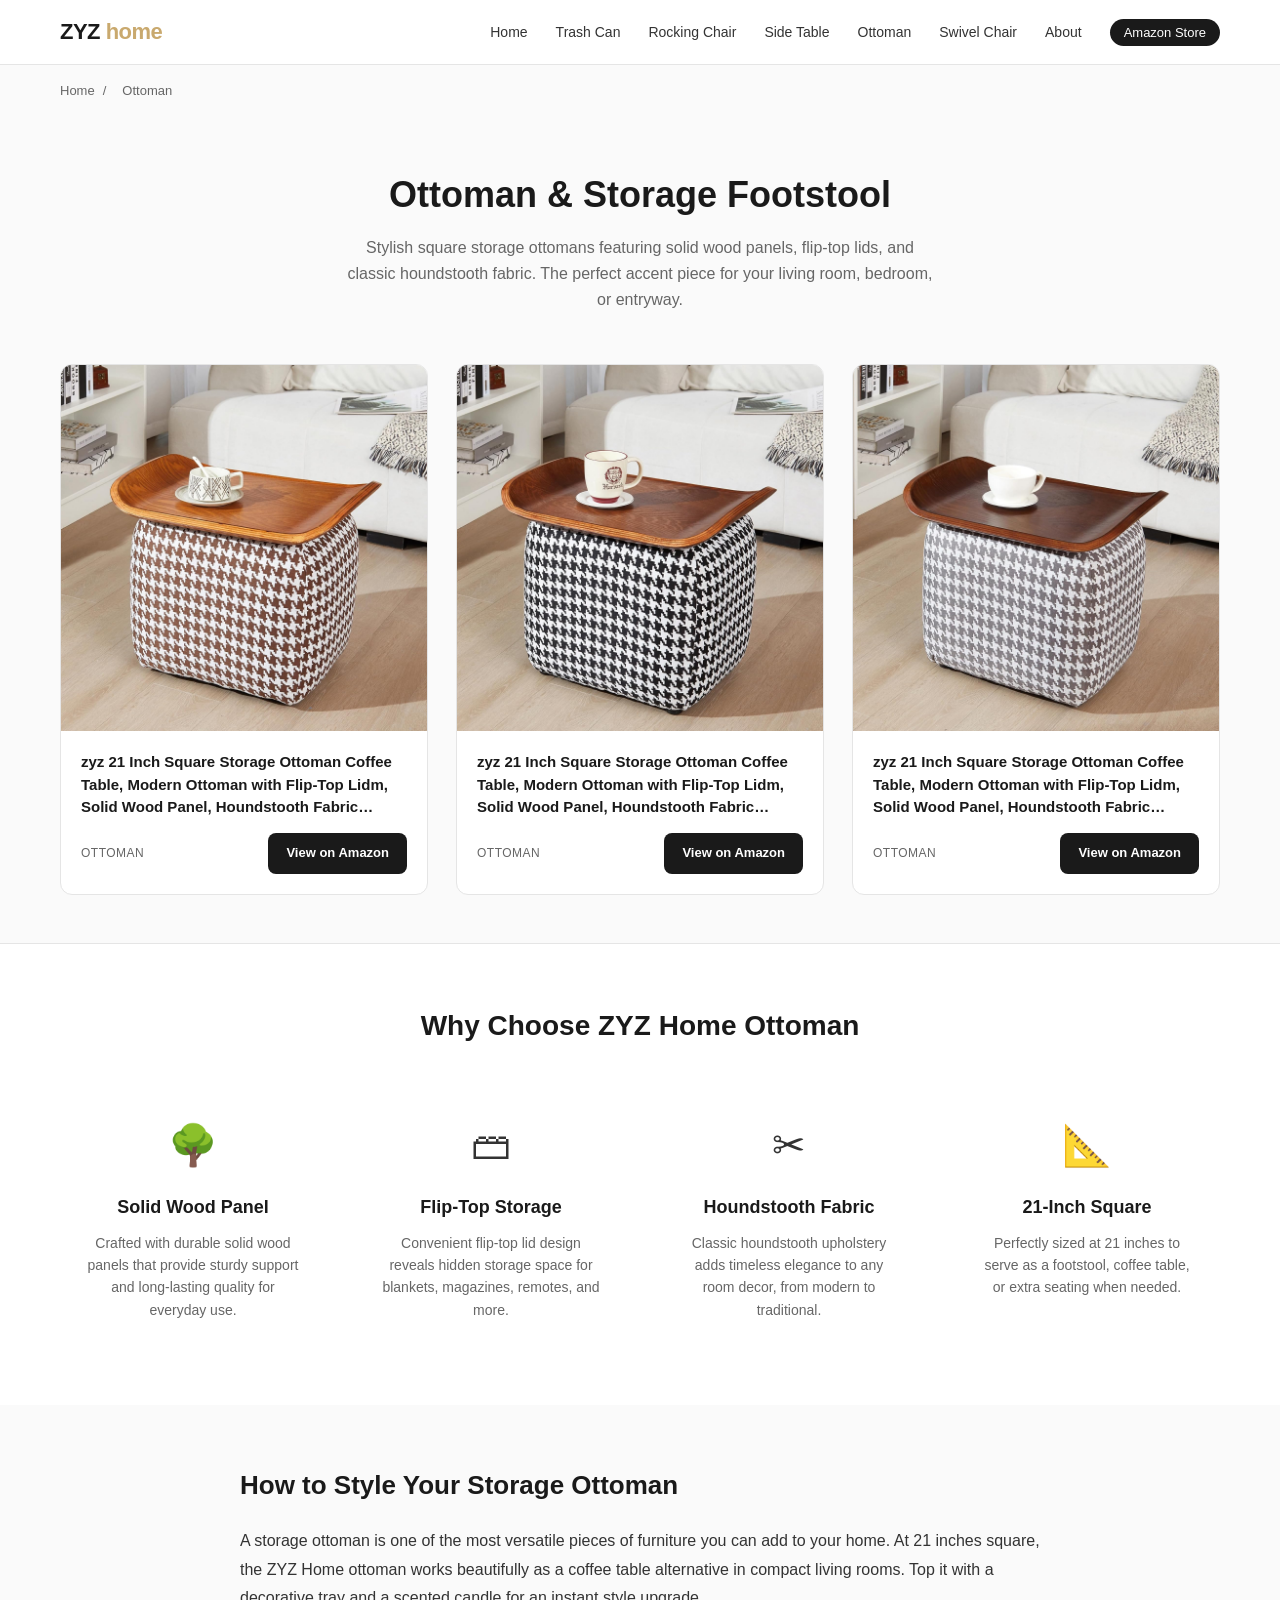
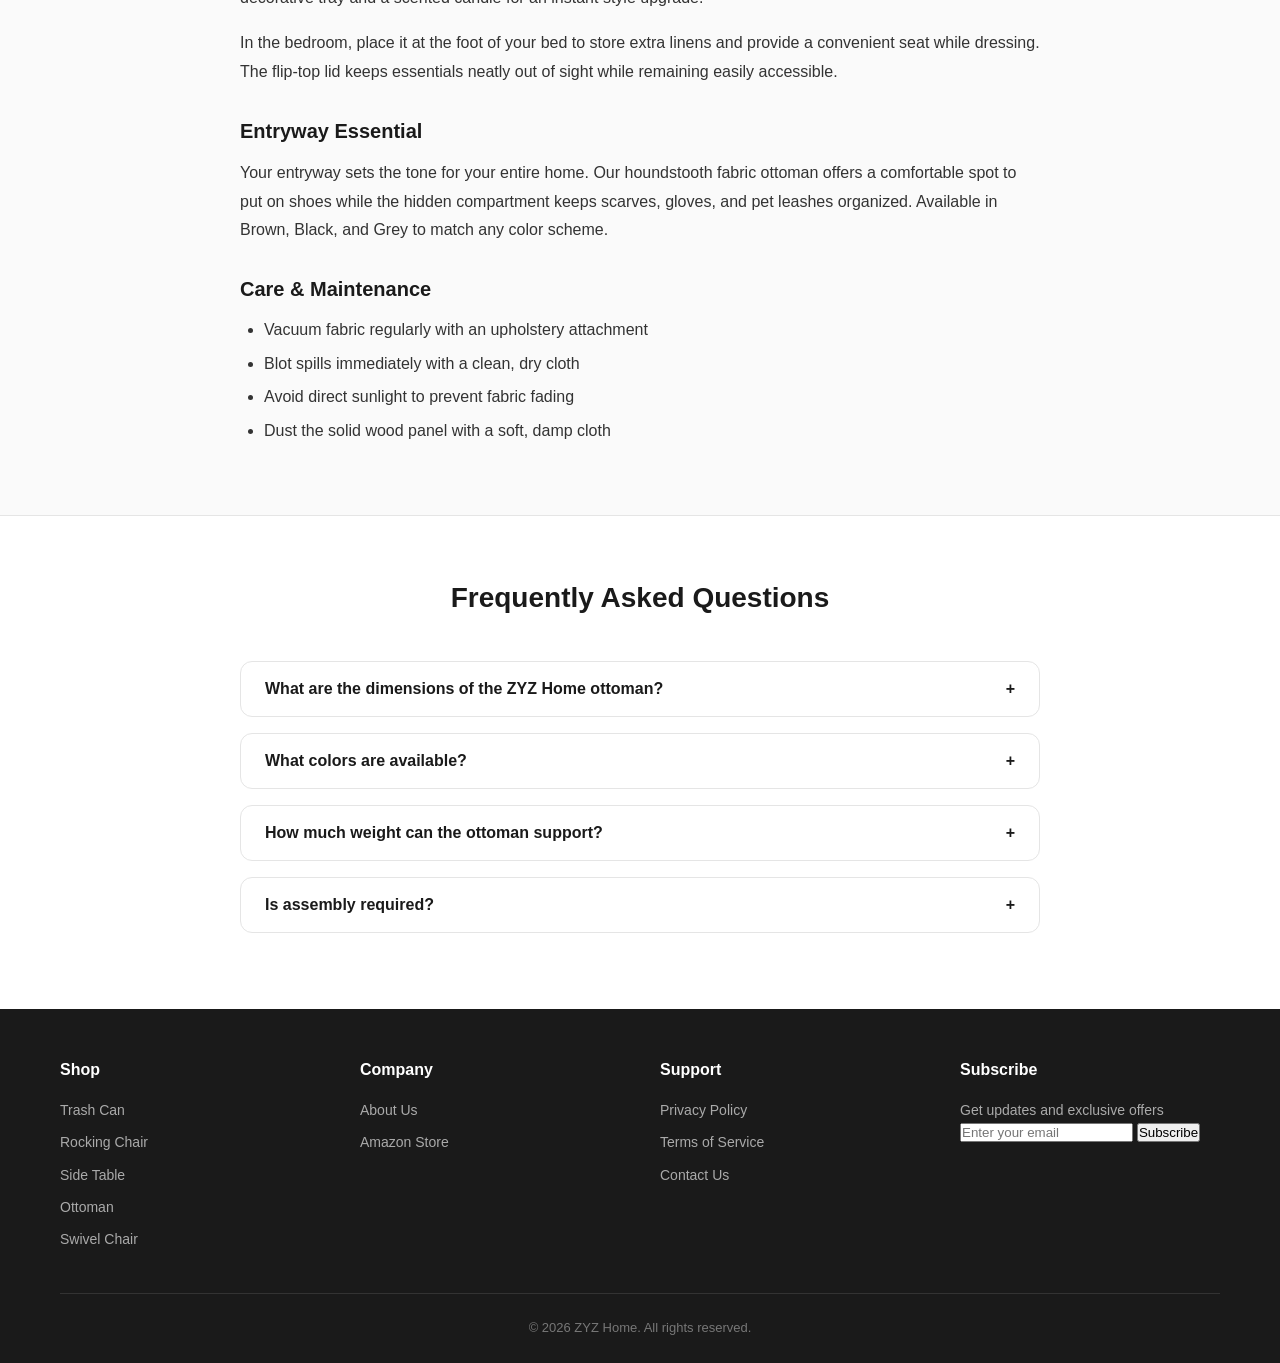
<file: ottoman.html>
<!DOCTYPE html>
<html lang="en">
<head>
<meta charset="UTF-8">
<meta name="viewport" content="width=device-width, initial-scale=1.0">
<title>Ottoman & Storage Footstool | ZYZ Home</title>
<meta name="description" content="ZYZ Home 21 Inch Square Storage Ottoman Coffee Table. Solid wood panel, flip-top lid, houndstooth fabric footstool in Brown, Black & Grey. Perfect accent for living room, bedroom, and entryways.">
<meta name="keywords" content="zyz storage ottoman, footstool, coffee table ottoman, square ottoman, living room ottoman, bedroom ottoman, houndstooth fabric ottoman, solid wood ottoman">
<meta name="author" content="ZYZ Home">
<meta name="robots" content="index, follow">
<link rel="canonical" href="https://zyzhome.com/ottoman.html">
<meta property="og:title" content="Ottoman & Storage Footstool | ZYZ Home">
<meta property="og:description" content="Discover premium storage ottomans with solid wood panels and flip-top lids. Available in Brown, Black, and Grey.">
<meta property="og:type" content="product.group">
<meta property="og:url" content="https://zyzhome.com/ottoman.html">
<meta property="og:image" content="https://zyzhome.com/images/B0G3PGY14X.jpg">
<meta property="og:site_name" content="ZYZ Home">
<meta name="twitter:card" content="summary_large_image">
<meta name="twitter:title" content="Ottoman & Storage Footstool | ZYZ Home">
<meta name="twitter:description" content="Discover premium storage ottomans with solid wood panels and flip-top lids.">
<meta name="twitter:image" content="https://zyzhome.com/images/B0G3PGY14X.jpg">
<style>
:root{--primary:#1a1a1a;--accent:#c9a96e;--bg:#fafafa;--text:#333;--muted:#666;--border:#e5e5e5;--radius:12px;--shadow:0 4px 20px rgba(0,0,0,.08);--maxw:1200px}
*{box-sizing:border-box;margin:0;padding:0}
html{scroll-behavior:smooth}
body{font-family:-apple-system,BlinkMacSystemFont,"Segoe UI",Roboto,"Helvetica Neue",Arial,sans-serif;background:var(--bg);color:var(--text);line-height:1.6}
a{text-decoration:none;color:inherit}
img{max-width:100%;display:block}
.container{max-width:var(--maxw);margin:0 auto;padding:0 20px}

/* Navbar */
.navbar{background:#fff;border-bottom:1px solid var(--border);position:sticky;top:0;z-index:1000}
.navbar .container{display:flex;align-items:center;justify-content:space-between;height:64px}
.logo{font-size:22px;font-weight:700;letter-spacing:-.5px;color:var(--primary)}
.logo span{color:var(--accent)}
.nav-links{display:flex;gap:28px;list-style:none}
.nav-links a{font-size:14px;font-weight:500;color:var(--text);transition:color .2s}
.nav-links a:hover{color:var(--accent)}
.nav-links .store-link{background:var(--primary);color:#fff;padding:6px 14px;border-radius:20px;font-size:13px}
.nav-links .store-link:hover{background:var(--accent)}
.mobile-toggle{display:none;background:none;border:none;font-size:24px;cursor:pointer}

/* Breadcrumb */
.breadcrumb{padding:16px 0;font-size:13px;color:var(--muted)}
.breadcrumb a{color:var(--muted);transition:color .2s}
.breadcrumb a:hover{color:var(--accent)}
.breadcrumb span{margin:0 8px}

/* Page Header */
.page-header{text-align:center;padding:48px 20px 32px}
.page-header h1{font-size:36px;font-weight:700;color:var(--primary);margin-bottom:12px}
.page-header p{max-width:600px;margin:0 auto;color:var(--muted);font-size:16px}

/* Product Grid */
.product-grid{display:grid;grid-template-columns:repeat(auto-fill,minmax(280px,1fr));gap:28px;padding:20px 0 48px}
.product-card{background:#fff;border-radius:var(--radius);overflow:hidden;border:1px solid var(--border);transition:transform .3s,box-shadow .3s}
.product-card:hover{transform:translateY(-4px);box-shadow:var(--shadow)}
.product-image{aspect-ratio:1/1;overflow:hidden;background:#f5f5f5}
.product-image img{width:100%;height:100%;object-fit:cover;transition:transform .4s}
.product-card:hover .product-image img{transform:scale(1.04)}
.product-info{padding:20px}
.product-title{font-size:15px;font-weight:600;color:var(--primary);line-height:1.5;margin-bottom:12px;display:-webkit-box;-webkit-line-clamp:3;-webkit-box-orient:vertical;overflow:hidden;min-height:70px}
.product-meta{display:flex;align-items:center;justify-content:space-between}
.product-category{font-size:12px;color:var(--muted);text-transform:uppercase;letter-spacing:.5px}
.btn{display:inline-block;padding:10px 18px;border-radius:8px;font-size:13px;font-weight:600;transition:all .2s}
.btn-primary{background:var(--primary);color:#fff}
.btn-primary:hover{background:var(--accent);color:var(--primary)}

/* Features */
.features{background:#fff;padding:60px 0;border-top:1px solid var(--border)}
.features h2{text-align:center;font-size:28px;margin-bottom:40px;color:var(--primary)}
.feature-grid{display:grid;grid-template-columns:repeat(auto-fit,minmax(260px,1fr));gap:32px}
.feature-item{text-align:center;padding:24px}
.feature-icon{font-size:40px;margin-bottom:16px}
.feature-item h3{font-size:18px;margin-bottom:10px;color:var(--primary)}
.feature-item p{font-size:14px;color:var(--muted);line-height:1.6}

/* Article */
.article-section{padding:60px 0;max-width:800px;margin:0 auto}
.article-section h2{font-size:26px;margin-bottom:20px;color:var(--primary)}
.article-section h3{font-size:20px;margin:28px 0 12px;color:var(--primary)}
.article-section p{margin-bottom:16px;color:var(--text);line-height:1.8}
.article-section ul{margin:12px 0 12px 24px}
.article-section li{margin-bottom:8px;color:var(--text)}

/* FAQ */
.faq{background:#fff;padding:60px 0;border-top:1px solid var(--border)}
.faq h2{text-align:center;font-size:28px;margin-bottom:40px;color:var(--primary)}
.faq-item{max-width:800px;margin:0 auto 16px;border:1px solid var(--border);border-radius:var(--radius);overflow:hidden}
.faq-question{width:100%;background:none;border:none;padding:18px 24px;text-align:left;font-size:16px;font-weight:600;cursor:pointer;display:flex;justify-content:space-between;align-items:center;color:var(--primary)}
.faq-answer{max-height:0;overflow:hidden;transition:max-height .3s ease}
.faq-answer-inner{padding:0 24px 18px;color:var(--muted);line-height:1.7;font-size:14px}
.faq-item.active .faq-answer{max-height:200px}
.faq-item.active .faq-question{color:var(--accent)}

/* Footer */
.footer{background:var(--primary);color:#aaa;padding:48px 0 24px;font-size:14px}
.footer-grid{display:grid;grid-template-columns:repeat(auto-fit,minmax(200px,1fr));gap:40px;margin-bottom:32px}
.footer h4{color:#fff;font-size:16px;margin-bottom:16px}
.footer a{color:#aaa;display:block;margin-bottom:10px;transition:color .2s}
.footer a:hover{color:var(--accent)}
.footer-bottom{text-align:center;padding-top:24px;border-top:1px solid #333;color:#777;font-size:13px}

@media(max-width:768px){
.nav-links{display:none;position:absolute;top:64px;left:0;right:0;background:#fff;flex-direction:column;padding:20px;border-bottom:1px solid var(--border);gap:16px}
.nav-links.active{display:flex}
.mobile-toggle{display:block}
.page-header h1{font-size:28px}
.feature-grid{grid-template-columns:1fr}
}
</style>
<script type="application/ld+json">
{
  "@context": "https://schema.org",
  "@type": "CollectionPage",
  "name": "Ottoman & Storage Footstool",
  "description": "Shop ZYZ Home 21 Inch Square Storage Ottoman Coffee Table. Solid wood panel, flip-top lid, houndstooth fabric footstool in Brown, Black & Grey.",
  "url": "https://zyzhome.com/ottoman.html",
  "brand": {"@type": "Brand", "name": "ZYZ Home"},
  "mainEntity": {
    "@type": "ItemList",
    "itemListElement": [
      {"@type": "ListItem", "position": 1, "url": "https://www.amazon.com/dp/B0G3PGY14X", "name": "zyz 21 Inch Square Storage Ottoman Coffee Table, Brown"},
      {"@type": "ListItem", "position": 2, "url": "https://www.amazon.com/dp/B0G3PRMFN6", "name": "zyz 21 Inch Square Storage Ottoman Coffee Table, Black"},
      {"@type": "ListItem", "position": 3, "url": "https://www.amazon.com/dp/B0G3PRVQ7K", "name": "zyz 21 Inch Square Storage Ottoman Coffee Table, Grey"}
    ]
  },
  "breadcrumb": {
    "@type": "BreadcrumbList",
    "itemListElement": [
      {"@type": "ListItem", "position": 1, "name": "Home", "item": "https://zyzhome.com/"},
      {"@type": "ListItem", "position": 2, "name": "Ottoman", "item": "https://zyzhome.com/ottoman.html"}
    ]
  }
}
</script>
</head>
<body>
<nav class="navbar">
  <div class="container">
    <a href="index.html" class="logo">ZYZ <span>home</span></a>
    <ul class="nav-links" id="navLinks">
      <li><a href="index.html">Home</a></li>
      <li><a href="trash-can.html">Trash Can</a></li>
      <li><a href="rocking-chair.html">Rocking Chair</a></li>
      <li><a href="side-table.html">Side Table</a></li>
      <li><a href="ottoman.html">Ottoman</a></li>
      <li><a href="swivel-chair.html">Swivel Chair</a></li>
      <li><a href="about.html">About</a></li>
      <li><a href="https://www.amazon.com/stores/ZYZLIVING/page/F11979F5-F581-47CB-9717-7A19A6B0B1EC" target="_blank" class="store-link">Amazon Store</a></li>
    </ul>
    <button class="mobile-toggle" id="mobileToggle" aria-label="Open menu">&#9776;</button>
  </div>
</nav>

<div class="container">
  <nav class="breadcrumb" aria-label="Breadcrumb">
    <a href="index.html">Home</a><span>/</span><span>Ottoman</span>
  </nav>
</div>

<header class="page-header">
  <h1>Ottoman & Storage Footstool</h1>
  <p>Stylish square storage ottomans featuring solid wood panels, flip-top lids, and classic houndstooth fabric. The perfect accent piece for your living room, bedroom, or entryway.</p>
</header>

<section class="container">
  <div class="product-grid" id="productGrid" data-category="ottoman"></div>
</section>

<section class="features">
  <div class="container">
    <h2>Why Choose ZYZ Home Ottoman</h2>
    <div class="feature-grid">
      <div class="feature-item">
        <div class="feature-icon">&#127795;</div>
        <h3>Solid Wood Panel</h3>
        <p>Crafted with durable solid wood panels that provide sturdy support and long-lasting quality for everyday use.</p>
      </div>
      <div class="feature-item">
        <div class="feature-icon">&#128451;</div>
        <h3>Flip-Top Storage</h3>
        <p>Convenient flip-top lid design reveals hidden storage space for blankets, magazines, remotes, and more.</p>
      </div>
      <div class="feature-item">
        <div class="feature-icon">&#9986;</div>
        <h3>Houndstooth Fabric</h3>
        <p>Classic houndstooth upholstery adds timeless elegance to any room decor, from modern to traditional.</p>
      </div>
      <div class="feature-item">
        <div class="feature-icon">&#128208;</div>
        <h3>21-Inch Square</h3>
        <p>Perfectly sized at 21 inches to serve as a footstool, coffee table, or extra seating when needed.</p>
      </div>
    </div>
  </div>
</section>

<article class="article-section container">
  <h2>How to Style Your Storage Ottoman</h2>
  <p>A storage ottoman is one of the most versatile pieces of furniture you can add to your home. At 21 inches square, the ZYZ Home ottoman works beautifully as a coffee table alternative in compact living rooms. Top it with a decorative tray and a scented candle for an instant style upgrade.</p>
  <p>In the bedroom, place it at the foot of your bed to store extra linens and provide a convenient seat while dressing. The flip-top lid keeps essentials neatly out of sight while remaining easily accessible.</p>
  <h3>Entryway Essential</h3>
  <p>Your entryway sets the tone for your entire home. Our houndstooth fabric ottoman offers a comfortable spot to put on shoes while the hidden compartment keeps scarves, gloves, and pet leashes organized. Available in Brown, Black, and Grey to match any color scheme.</p>
  <h3>Care & Maintenance</h3>
  <ul>
    <li>Vacuum fabric regularly with an upholstery attachment</li>
    <li>Blot spills immediately with a clean, dry cloth</li>
    <li>Avoid direct sunlight to prevent fabric fading</li>
    <li>Dust the solid wood panel with a soft, damp cloth</li>
  </ul>
</article>

<section class="faq">
  <div class="container">
    <h2>Frequently Asked Questions</h2>
    <div class="faq-item">
      <button class="faq-question">What are the dimensions of the ZYZ Home ottoman? <span>+</span></button>
      <div class="faq-answer"><div class="faq-answer-inner">The ZYZ Home storage ottoman measures 21 inches square, making it an ideal size for use as a footstool, coffee table, or accent seating in living rooms, bedrooms, and entryways.</div></div>
    </div>
    <div class="faq-item">
      <button class="faq-question">What colors are available? <span>+</span></button>
      <div class="faq-answer"><div class="faq-answer-inner">Our 21-inch square storage ottoman is available in three classic colors: Brown, Black, and Grey. Each features the same premium houndstooth fabric upholstery and solid wood panel construction.</div></div>
    </div>
    <div class="faq-item">
      <button class="faq-question">How much weight can the ottoman support? <span>+</span></button>
      <div class="faq-answer"><div class="faq-answer-inner">The solid wood panel construction provides sturdy support for everyday use as seating or a footrest. The durable frame is designed to handle typical residential weight capacity with ease.</div></div>
    </div>
    <div class="faq-item">
      <button class="faq-question">Is assembly required? <span>+</span></button>
      <div class="faq-answer"><div class="faq-answer-inner">Minimal assembly may be required. The ottoman comes with easy-to-follow instructions and all necessary hardware. Most customers complete assembly in under 15 minutes.</div></div>
    </div>
  </div>
</section>

<footer class="footer">
  <div class="container">
    <div class="footer-grid">
      <div>
        <h4>Shop</h4>
        <a href="trash-can.html">Trash Can</a>
        <a href="rocking-chair.html">Rocking Chair</a>
        <a href="side-table.html">Side Table</a>
        <a href="ottoman.html">Ottoman</a>
        <a href="swivel-chair.html">Swivel Chair</a>
      </div>
      <div>
        <h4>Company</h4>
        <a href="about.html">About Us</a>
        <a href="https://www.amazon.com/stores/ZYZLIVING/page/F11979F5-F581-47CB-9717-7A19A6B0B1EC" target="_blank">Amazon Store</a>
      </div>
      <div>
        <h4>Support</h4>
        <a href="privacy.html">Privacy Policy</a>
        <a href="terms.html">Terms of Service</a>
        <a href="contact.html">Contact Us</a>
      </div>
      <div class="footer-subscribe">
        <h4>Subscribe</h4>
        <p>Get updates and exclusive offers</p>
        <form id="subscribeForm" class="subscribe-form" novalidate>
          <input type="email" id="subscribeEmail" name="email" placeholder="Enter your email" required>
          <button type="submit" class="subscribe-btn">Subscribe</button>
        </form>
        <div id="subscribeMessage" class="subscribe-message"></div>
      </div>
    </div>
    <div class="footer-bottom">
      <p>&copy; 2026 ZYZ Home. All rights reserved.</p>
    </div>
  </div>
</footer>

<script src="js/main.js"></script>
</body>
</html>
</file>
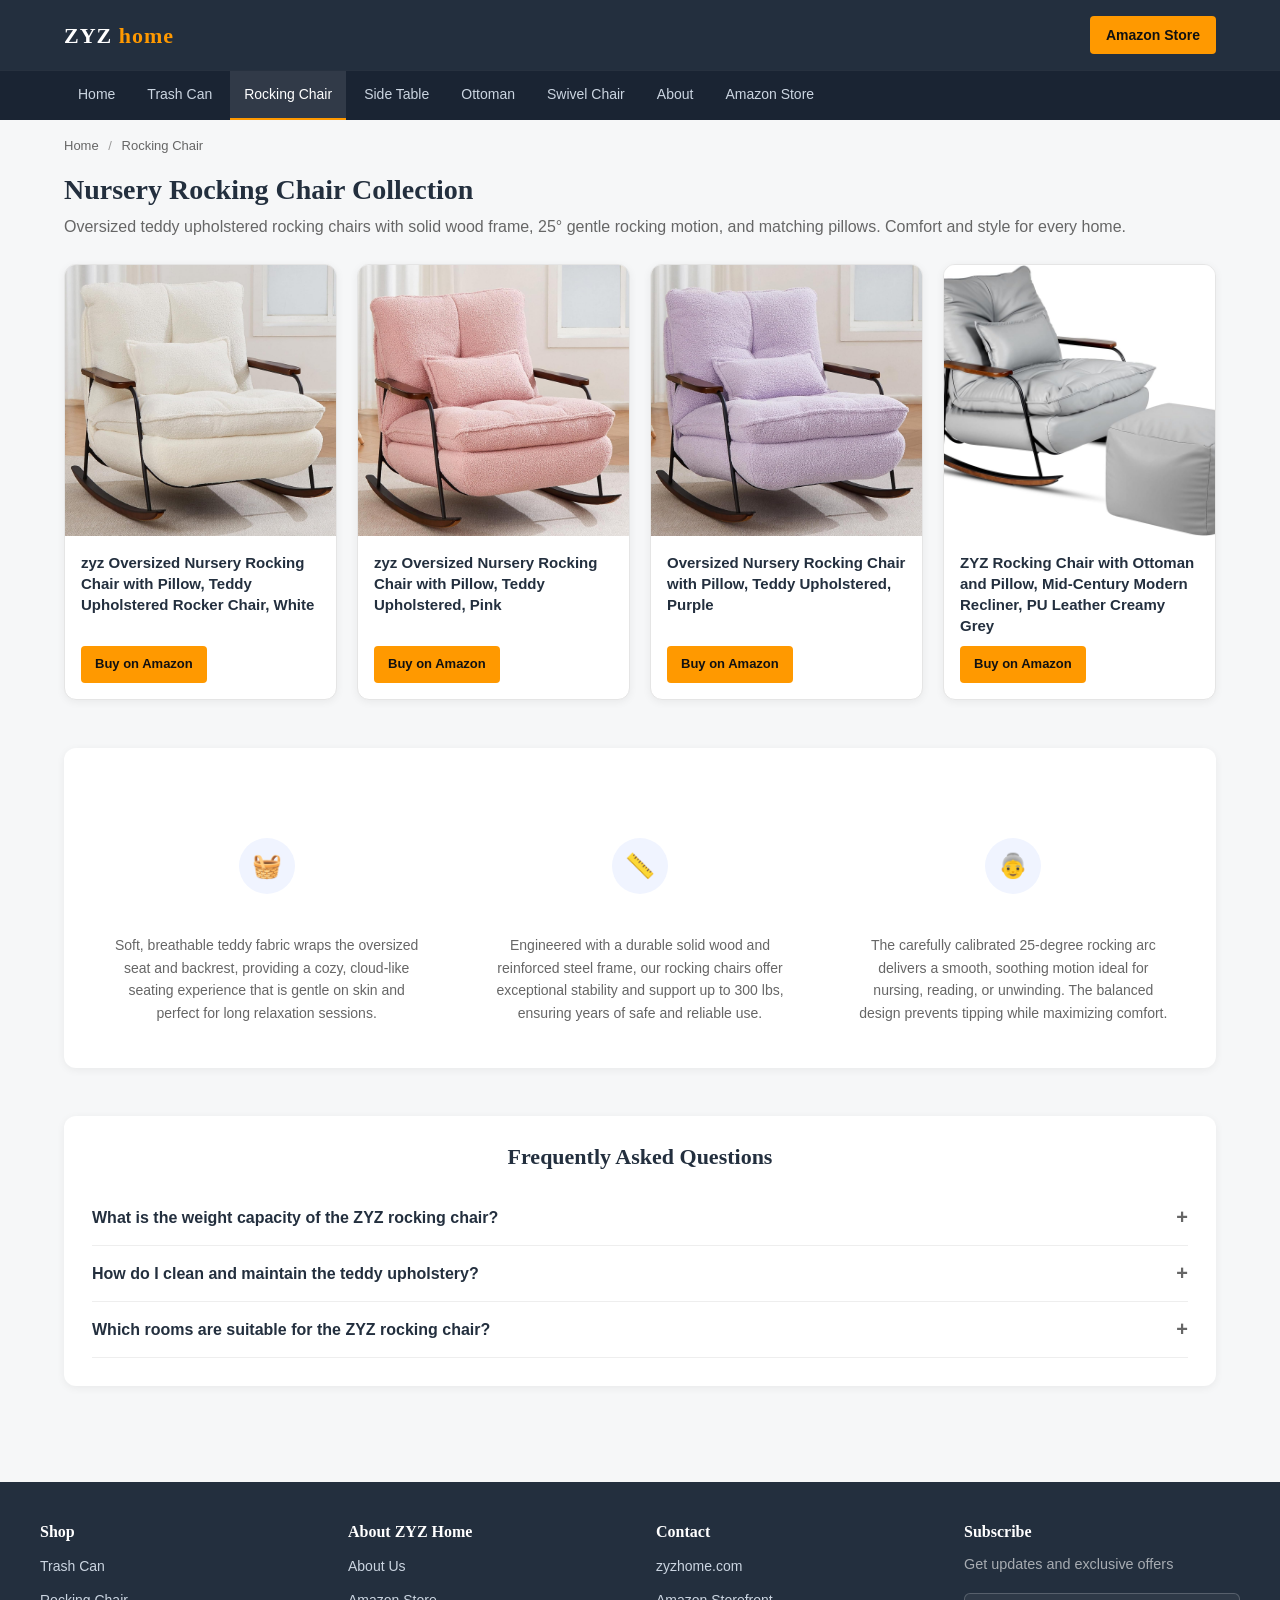
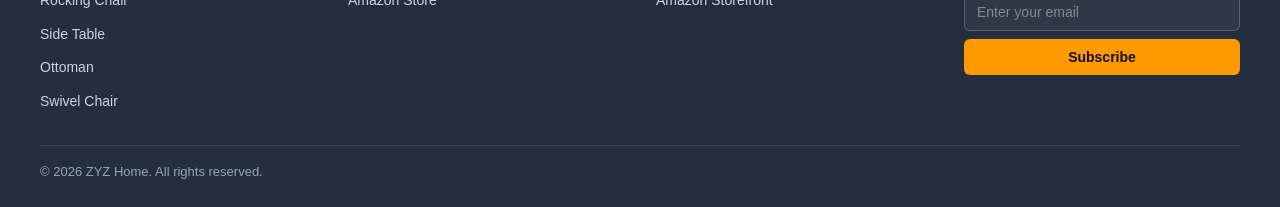
<file: rocking-chair.html>
<!DOCTYPE html>
<html lang="en">
<head>
<meta charset="UTF-8">
<meta name="viewport" content="width=device-width, initial-scale=1.0">
<title>Oversized Nursery Rocking Chair | Teddy Upholstered Rocker | ZYZ Home</title>
<meta name="description" content="ZYZ Home oversized nursery rocking chair with teddy upholstery, solid wood frame, and 25° gentle rocking. Perfect for baby nursery, living room, or bedroom. Available in White, Pink, Purple and PU Leather.">
<meta name="keywords" content="zyz rocking chair, nursery rocking chair, teddy upholstered rocker, oversized rocking chair, accent chair, living room rocker, solid wood rocking chair">
<meta name="author" content="ZYZ Home">
<meta name="robots" content="index, follow">
<link rel="canonical" href="https://zyzhome.com/rocking-chair.html">
<link rel="stylesheet" href="css/style.css">

<!-- Schema.org CollectionPage -->
<script type="application/ld+json">
{
  "@context": "https://schema.org",
  "@type": "CollectionPage",
  "name": "ZYZ Home Rocking Chair Collection",
  "description": "Discover ZYZ Home oversized nursery rocking chairs with teddy upholstery, solid wood frame, and 25° gentle rocking. Available in White, Pink, Purple and PU Leather.",
  "url": "https://zyzhome.com/rocking-chair.html",
  "brand": {
    "@type": "Brand",
    "name": "ZYZ Home"
  },
  "mainEntity": {
    "@type": "ItemList",
    "itemListElement": [
      {
        "@type": "ListItem",
        "position": 1,
        "url": "https://www.amazon.com/dp/B0FWCG9FSL"
      },
      {
        "@type": "ListItem",
        "position": 2,
        "url": "https://www.amazon.com/dp/B0GLH18B3V"
      },
      {
        "@type": "ListItem",
        "position": 3,
        "url": "https://www.amazon.com/dp/B0GLH2ZWK6"
      },
      {
        "@type": "ListItem",
        "position": 4,
        "url": "https://www.amazon.com/dp/B0FWCHQG9X"
      }
    ]
  },
  "breadcrumb": {
    "@type": "BreadcrumbList",
    "itemListElement": [
      {
        "@type": "ListItem",
        "position": 1,
        "name": "Home",
        "item": "https://zyzhome.com/"
      },
      {
        "@type": "ListItem",
        "position": 2,
        "name": "Rocking Chair",
        "item": "https://zyzhome.com/rocking-chair.html"
      }
    ]
  }
}
</script>

<!-- Schema.org FAQPage -->
<script type="application/ld+json">
{
  "@context": "https://schema.org",
  "@type": "FAQPage",
  "mainEntity": [
    {
      "@type": "Question",
      "name": "What is the weight capacity of the ZYZ rocking chair?",
      "acceptedAnswer": {
        "@type": "Answer",
        "text": "The ZYZ oversized nursery rocking chair is built with a solid wood and steel frame, supporting up to 300 lbs (136 kg). The robust construction ensures stability and long-lasting durability for everyday use."
      }
    },
    {
      "@type": "Question",
      "name": "How do I clean and maintain the teddy upholstery?",
      "acceptedAnswer": {
        "@type": "Answer",
        "text": "The teddy fabric can be maintained by regular vacuuming with a soft brush attachment. For spot cleaning, use a mild fabric cleaner and gently dab the affected area. Avoid harsh chemicals and direct sunlight to preserve the fabric's softness and color."
      }
    },
    {
      "@type": "Question",
      "name": "Which rooms are suitable for the ZYZ rocking chair?",
      "acceptedAnswer": {
        "@type": "Answer",
        "text": "The ZYZ rocking chair is versatile and fits beautifully in nurseries, living rooms, bedrooms, reading nooks, and balconies. Its modern design and multiple color options complement a wide range of interior styles."
      }
    }
  ]
}
</script>

<style>
  :root { --primary:#232f3e; --accent:#ff9900; --bg:#f6f7f8; --card:#fff; --text:#232f3e; --muted:#666; }
  * { box-sizing:border-box; margin:0; padding:0; }
  body { font-family:-apple-system,BlinkMacSystemFont,"Segoe UI",Roboto,"Helvetica Neue",Arial,sans-serif; background:var(--bg); color:var(--text); line-height:1.6; }
  a { color:#0073bb; text-decoration:none; }
  a:hover { text-decoration:underline; }
  img { max-width:100%; display:block; }

  /* Header */
  .site-header { background:var(--primary); color:#fff; }
  .header-top { max-width:1200px; margin:0 auto; padding:16px 24px; display:flex; align-items:center; justify-content:space-between; }
  .logo { font-size:22px; font-weight:700; color:#fff; letter-spacing:1px; }
  .logo span { color:var(--accent); }
  .amazon-btn { background:var(--accent); color:#111; padding:8px 16px; border-radius:4px; font-weight:600; font-size:14px; }
  .amazon-btn:hover { text-decoration:none; background:#e68a00; }

  /* Nav */
  .site-nav { background:#1a2433; border-top:1px solid rgba(255,255,255,0.06); }
  .nav-inner { max-width:1200px; margin:0 auto; padding:0 24px; display:flex; gap:4px; flex-wrap:wrap; }
  .nav-inner a { color:#cbd5e1; padding:12px 14px; font-size:14px; font-weight:500; display:inline-block; }
  .nav-inner a:hover { color:#fff; background:rgba(255,255,255,0.06); text-decoration:none; }
  .nav-inner a.active { color:#fff; background:rgba(255,255,255,0.1); border-bottom:2px solid var(--accent); }

  /* Breadcrumb */
  .breadcrumb { max-width:1200px; margin:0 auto; padding:16px 24px; font-size:13px; color:var(--muted); }
  .breadcrumb a { color:var(--muted); }
  .breadcrumb a:hover { color:#0073bb; }
  .breadcrumb span { color:#999; margin:0 6px; }

  /* Main */
  .main { max-width:1200px; margin:0 auto; padding:0 24px 48px; }
  .page-title { font-size:28px; margin-bottom:8px; }
  .page-subtitle { color:var(--muted); margin-bottom:24px; }

  /* Product Grid */
  .product-grid { display:grid; grid-template-columns:repeat(auto-fill,minmax(260px,1fr)); gap:20px; margin-bottom:48px; }
  .product-card { background:var(--card); border-radius:12px; box-shadow:0 2px 8px rgba(0,0,0,0.06); overflow:hidden; display:flex; flex-direction:column; transition:transform .15s,box-shadow .15s; }
  .product-card:hover { transform:translateY(-3px); box-shadow:0 8px 20px rgba(0,0,0,0.1); }
  .product-image { aspect-ratio:1/1; background:#f0f0f0; position:relative; overflow:hidden; }
  .product-image img { width:100%; height:100%; object-fit:cover; transition:transform .3s; }
  .product-card:hover .product-image img { transform:scale(1.03); }
  .product-info { padding:16px; flex:1; display:flex; flex-direction:column; }
  .product-title { font-size:15px; font-weight:600; line-height:1.4; margin-bottom:10px; color:var(--text); }
  .product-title:hover { color:#0073bb; text-decoration:none; }
  .product-meta { margin-top:auto; display:flex; align-items:center; justify-content:space-between; gap:8px; }
  .btn-buy { background:var(--accent); color:#111; padding:8px 14px; border-radius:4px; font-weight:600; font-size:13px; }
  .btn-buy:hover { text-decoration:none; background:#e68a00; }

  /* Features */
  .features-section { background:var(--card); border-radius:12px; padding:28px; box-shadow:0 2px 8px rgba(0,0,0,0.06); margin-bottom:48px; }
  .section-title { font-size:22px; margin-bottom:20px; }
  .features-grid { display:grid; grid-template-columns:repeat(auto-fit,minmax(240px,1fr)); gap:24px; }
  .feature-item { text-align:center; padding:16px; }
  .feature-icon { width:56px; height:56px; background:#f0f4ff; border-radius:50%; display:flex; align-items:center; justify-content:center; margin:0 auto 12px; font-size:24px; }
  .feature-item h3 { font-size:17px; margin-bottom:8px; }
  .feature-item p { color:var(--muted); font-size:14px; line-height:1.6; }

  /* FAQ */
  .faq-section { background:var(--card); border-radius:12px; padding:28px; box-shadow:0 2px 8px rgba(0,0,0,0.06); margin-bottom:48px; }
  .faq-item { border-bottom:1px solid #eee; }
  .faq-question { width:100%; background:none; border:none; text-align:left; padding:16px 0; font-size:16px; font-weight:600; cursor:pointer; display:flex; justify-content:space-between; align-items:center; color:var(--text); }
  .faq-question::after { content:"+"; font-size:20px; color:var(--muted); }
  .faq-item.active .faq-question::after { content:"-"; }
  .faq-answer { max-height:0; overflow:hidden; transition:max-height .25s ease; }
  .faq-item.active .faq-answer { max-height:300px; }
  .faq-answer p { padding:0 0 16px; color:var(--muted); font-size:14px; line-height:1.7; }

  /* Footer */
  .site-footer { background:var(--primary); color:#cbd5e1; padding:40px 24px 24px; }
  .footer-inner { max-width:1200px; margin:0 auto; display:grid; grid-template-columns:repeat(auto-fit,minmax(200px,1fr)); gap:32px; }
  .footer-col h4 { color:#fff; font-size:16px; margin-bottom:12px; }
  .footer-col ul { list-style:none; }
  .footer-col li { margin-bottom:8px; }
  .footer-col a { color:#cbd5e1; font-size:14px; }
  .footer-col a:hover { color:#fff; }
  .footer-col p { margin-bottom:8px; }
  .subscribe-form { display:flex; flex-direction:column; gap:8px; }
  .subscribe-form input { width:100%; padding:10px 12px; border-radius:6px; border:1px solid rgba(255,255,255,0.2); background:rgba(255,255,255,0.05); color:#fff; font-size:14px; font-family:inherit; }
  .subscribe-form input::placeholder { color:rgba(255,255,255,0.4); }
  .subscribe-form input:focus { outline:none; border-color:var(--accent); }
  .subscribe-btn { width:100%; padding:10px 12px; border-radius:6px; background:var(--accent); color:#111; font-weight:600; font-size:14px; font-family:inherit; border:none; cursor:pointer; }
  .subscribe-btn:hover { background:#e68a00; }
  .subscribe-btn:disabled { opacity:0.6; cursor:not-allowed; }
  .subscribe-message { margin-top:8px; font-size:13px; font-weight:500; min-height:18px; }
  .subscribe-message.success { color:#10b981; }
  .subscribe-message.error { color:#ef4444; }
  .footer-bottom { max-width:1200px; margin:24px auto 0; padding-top:16px; border-top:1px solid rgba(255,255,255,0.1); text-align:center; font-size:13px; color:#94a3b8; }

  @media (max-width:640px) {
    .header-top { flex-direction:column; gap:12px; align-items:flex-start; }
    .nav-inner a { padding:10px 10px; font-size:13px; }
    .page-title { font-size:22px; }
  }
</style>
</head>
<body>

<header class="site-header">
  <div class="header-top">
    <a href="index.html" class="logo">ZYZ <span>home</span></a>
    <a href="https://www.amazon.com/stores/ZYZLIVING/page/F11979F5-F581-47CB-9717-7A19A6B0B1EC" target="_blank" class="amazon-btn">Amazon Store</a>
  </div>
  <nav class="site-nav">
    <div class="nav-inner">
      <a href="index.html">Home</a>
      <a href="trash-can.html">Trash Can</a>
      <a href="rocking-chair.html" class="active">Rocking Chair</a>
      <a href="side-table.html">Side Table</a>
      <a href="ottoman.html">Ottoman</a>
      <a href="swivel-chair.html">Swivel Chair</a>
      <a href="about.html">About</a>
      <a href="https://www.amazon.com/stores/ZYZLIVING/page/F11979F5-F581-47CB-9717-7A19A6B0B1EC" target="_blank">Amazon Store</a>
    </div>
  </nav>
</header>

<nav class="breadcrumb" aria-label="Breadcrumb">
  <a href="index.html">Home</a> <span>/</span> Rocking Chair
</nav>

<main class="main">
  <h1 class="page-title">Nursery Rocking Chair Collection</h1>
  <p class="page-subtitle">Oversized teddy upholstered rocking chairs with solid wood frame, 25° gentle rocking motion, and matching pillows. Comfort and style for every home.</p>

  <div class="product-grid">
    <article class="product-card">
      <div class="product-image">
        <a href="https://www.amazon.com/dp/B0FWCG9FSL" target="_blank"><img src="images/B0FWCG9FSL.jpg" alt="zyz Oversized Nursery Rocking Chair with Pillow, Teddy Upholstered Rocker Chair, White"></a>
      </div>
      <div class="product-info">
        <a href="https://www.amazon.com/dp/B0FWCG9FSL" target="_blank" class="product-title">zyz Oversized Nursery Rocking Chair with Pillow, Teddy Upholstered Rocker Chair, White</a>
        <div class="product-meta">
          <a href="https://www.amazon.com/dp/B0FWCG9FSL" target="_blank" class="btn-buy">Buy on Amazon</a>
        </div>
      </div>
    </article>

    <article class="product-card">
      <div class="product-image">
        <a href="https://www.amazon.com/dp/B0GLH18B3V" target="_blank"><img src="images/B0GLH18B3V.jpg" alt="zyz Oversized Nursery Rocking Chair with Pillow, Teddy Upholstered, Pink"></a>
      </div>
      <div class="product-info">
        <a href="https://www.amazon.com/dp/B0GLH18B3V" target="_blank" class="product-title">zyz Oversized Nursery Rocking Chair with Pillow, Teddy Upholstered, Pink</a>
        <div class="product-meta">
          <a href="https://www.amazon.com/dp/B0GLH18B3V" target="_blank" class="btn-buy">Buy on Amazon</a>
        </div>
      </div>
    </article>

    <article class="product-card">
      <div class="product-image">
        <a href="https://www.amazon.com/dp/B0GLH2ZWK6" target="_blank"><img src="images/B0GLH2ZWK6.jpg" alt="Oversized Nursery Rocking Chair with Pillow, Teddy Upholstered, Purple"></a>
      </div>
      <div class="product-info">
        <a href="https://www.amazon.com/dp/B0GLH2ZWK6" target="_blank" class="product-title">Oversized Nursery Rocking Chair with Pillow, Teddy Upholstered, Purple</a>
        <div class="product-meta">
          <a href="https://www.amazon.com/dp/B0GLH2ZWK6" target="_blank" class="btn-buy">Buy on Amazon</a>
        </div>
      </div>
    </article>

    <article class="product-card">
      <div class="product-image">
        <a href="https://www.amazon.com/dp/B0FWCHQG9X" target="_blank"><img src="images/B0FWCHQG9X.jpg" alt="ZYZ Rocking Chair with Ottoman and Pillow, Mid-Century Modern Recliner, PU Leather Creamy Grey"></a>
      </div>
      <div class="product-info">
        <a href="https://www.amazon.com/dp/B0FWCHQG9X" target="_blank" class="product-title">ZYZ Rocking Chair with Ottoman and Pillow, Mid-Century Modern Recliner, PU Leather Creamy Grey</a>
        <div class="product-meta">
          <a href="https://www.amazon.com/dp/B0FWCHQG9X" target="_blank" class="btn-buy">Buy on Amazon</a>
        </div>
      </div>
    </article>
  </div>

  <section class="features-section">
    <h2 class="section-title">Why Choose ZYZ Home Rocking Chairs</h2>
    <div class="features-grid">
      <div class="feature-item">
        <div class="feature-icon">&#129530;</div>
        <h3>Plush Teddy Upholstery</h3>
        <p>Soft, breathable teddy fabric wraps the oversized seat and backrest, providing a cozy, cloud-like seating experience that is gentle on skin and perfect for long relaxation sessions.</p>
      </div>
      <div class="feature-item">
        <div class="feature-icon">&#128207;</div>
        <h3>Solid Wood & Steel Frame</h3>
        <p>Engineered with a durable solid wood and reinforced steel frame, our rocking chairs offer exceptional stability and support up to 300 lbs, ensuring years of safe and reliable use.</p>
      </div>
      <div class="feature-item">
        <div class="feature-icon">&#128117;</div>
        <h3>25° Gentle Rocking Motion</h3>
        <p>The carefully calibrated 25-degree rocking arc delivers a smooth, soothing motion ideal for nursing, reading, or unwinding. The balanced design prevents tipping while maximizing comfort.</p>
      </div>
    </div>
  </section>

  <section class="faq-section">
    <h2 class="section-title">Frequently Asked Questions</h2>
    <div class="faq-item">
      <button class="faq-question">What is the weight capacity of the ZYZ rocking chair?</button>
      <div class="faq-answer"><p>The ZYZ oversized nursery rocking chair is built with a solid wood and steel frame, supporting up to 300 lbs (136 kg). The robust construction ensures stability and long-lasting durability for everyday use.</p></div>
    </div>
    <div class="faq-item">
      <button class="faq-question">How do I clean and maintain the teddy upholstery?</button>
      <div class="faq-answer"><p>The teddy fabric can be maintained by regular vacuuming with a soft brush attachment. For spot cleaning, use a mild fabric cleaner and gently dab the affected area. Avoid harsh chemicals and direct sunlight to preserve the fabric's softness and color.</p></div>
    </div>
    <div class="faq-item">
      <button class="faq-question">Which rooms are suitable for the ZYZ rocking chair?</button>
      <div class="faq-answer"><p>The ZYZ rocking chair is versatile and fits beautifully in nurseries, living rooms, bedrooms, reading nooks, and balconies. Its modern design and multiple color options complement a wide range of interior styles.</p></div>
    </div>
  </section>
</main>

<footer class="site-footer">
  <div class="footer-inner">
    <div class="footer-col">
      <h4>Shop</h4>
      <ul>
        <li><a href="trash-can.html">Trash Can</a></li>
        <li><a href="rocking-chair.html">Rocking Chair</a></li>
        <li><a href="side-table.html">Side Table</a></li>
        <li><a href="ottoman.html">Ottoman</a></li>
        <li><a href="swivel-chair.html">Swivel Chair</a></li>
      </ul>
    </div>
    <div class="footer-col">
      <h4>About ZYZ Home</h4>
      <ul>
        <li><a href="about.html">About Us</a></li>
        <li><a href="https://www.amazon.com/stores/ZYZLIVING/page/F11979F5-F581-47CB-9717-7A19A6B0B1EC" target="_blank">Amazon Store</a></li>
      </ul>
    </div>
    <div class="footer-col">
      <h4>Contact</h4>
      <ul>
        <li><a href="https://zyzhome.com">zyzhome.com</a></li>
        <li><a href="https://www.amazon.com/stores/ZYZLIVING/page/F11979F5-F581-47CB-9717-7A19A6B0B1EC" target="_blank">Amazon Storefront</a></li>
      </ul>
    </div>
    <div class="footer-col">
      <h4>Subscribe</h4>
      <p style="color: rgba(255,255,255,0.6); font-size: 0.9rem; margin-bottom: 1rem;">Get updates and exclusive offers</p>
      <form id="subscribeForm" class="subscribe-form" novalidate>
        <input type="email" id="subscribeEmail" name="email" placeholder="Enter your email" required>
        <button type="submit" class="subscribe-btn">Subscribe</button>
      </form>
      <div id="subscribeMessage" class="subscribe-message"></div>
    </div>
  </div>
  <div class="footer-bottom">
    &copy; 2026 ZYZ Home. All rights reserved.
  </div>
</footer>

<script src="js/main.js"></script>
<script>
  // Simple FAQ accordion
  document.querySelectorAll('.faq-question').forEach(btn => {
    btn.addEventListener('click', () => {
      const item = btn.parentElement;
      const isActive = item.classList.contains('active');
      document.querySelectorAll('.faq-item').forEach(i => i.classList.remove('active'));
      if (!isActive) item.classList.add('active');
    });
  });
</script>
</body>
</html>
</file>
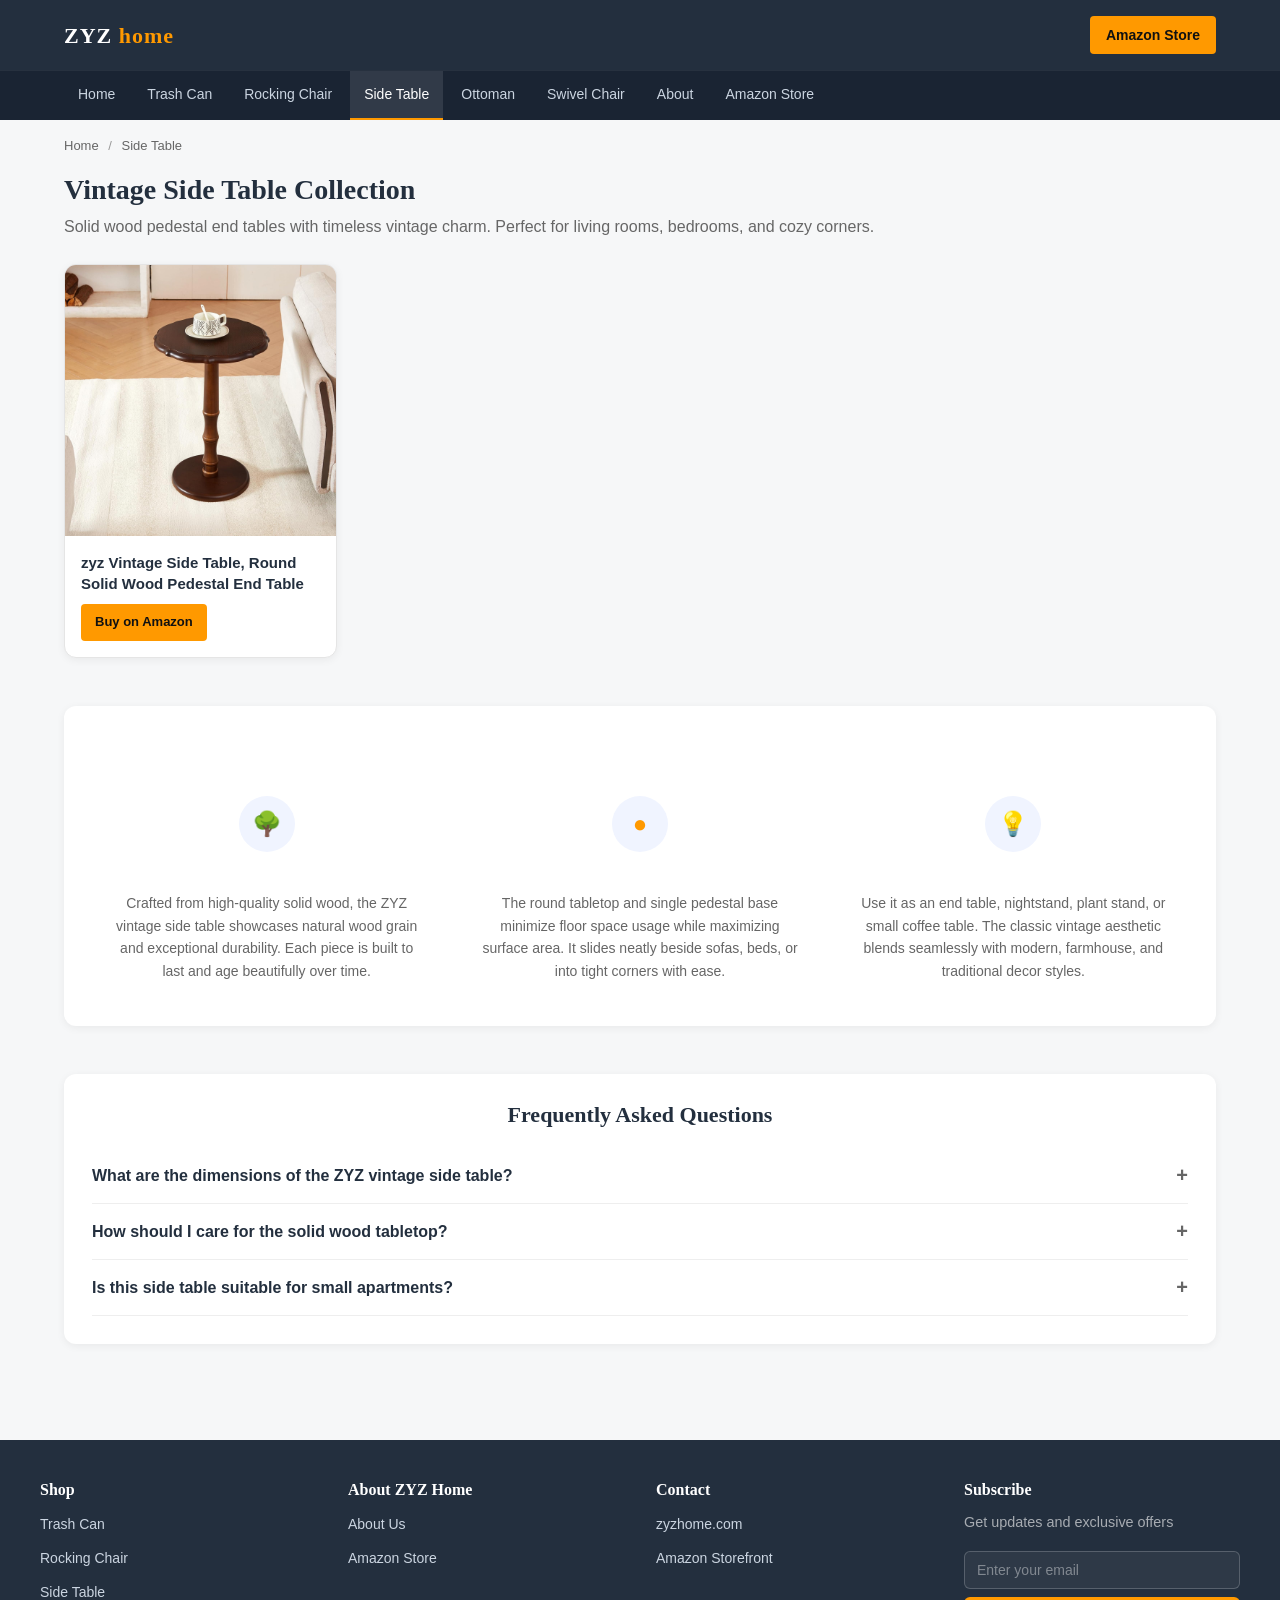
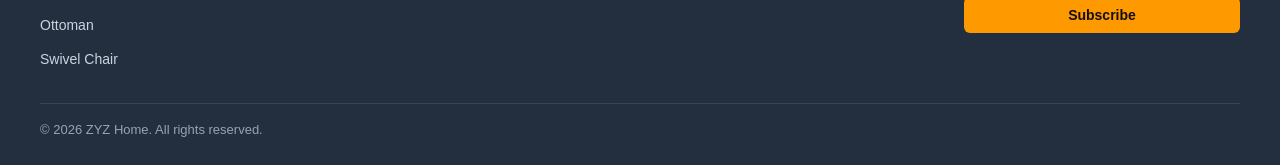
<file: side-table.html>
<!DOCTYPE html>
<html lang="en">
<head>
<meta charset="UTF-8">
<meta name="viewport" content="width=device-width, initial-scale=1.0">
<title>Vintage Solid Wood Side Table | Round Pedestal End Table | ZYZ Home</title>
<meta name="description" content="ZYZ Home vintage solid wood side table. Round pedestal end table perfect for living room, bedroom, and small spaces. Premium quality nightstand with elegant design.">
<meta name="keywords" content="zyz side table, end table, solid wood side table, round pedestal table, vintage accent table, nightstand, small space table">
<meta name="author" content="ZYZ Home">
<meta name="robots" content="index, follow">
<link rel="canonical" href="https://zyzhome.com/side-table.html">
<link rel="stylesheet" href="css/style.css">

<!-- Schema.org CollectionPage -->
<script type="application/ld+json">
{
  "@context": "https://schema.org",
  "@type": "CollectionPage",
  "name": "ZYZ Home Side Table Collection",
  "description": "Buy ZYZ Home vintage solid wood side table. Round pedestal end table perfect for living room, bedroom, and small spaces.",
  "url": "https://zyzhome.com/side-table.html",
  "brand": {
    "@type": "Brand",
    "name": "ZYZ Home"
  },
  "mainEntity": {
    "@type": "ItemList",
    "itemListElement": [
      {
        "@type": "ListItem",
        "position": 1,
        "url": "https://www.amazon.com/dp/B0G3W8BRQ1"
      }
    ]
  },
  "breadcrumb": {
    "@type": "BreadcrumbList",
    "itemListElement": [
      {
        "@type": "ListItem",
        "position": 1,
        "name": "Home",
        "item": "https://zyzhome.com/"
      },
      {
        "@type": "ListItem",
        "position": 2,
        "name": "Side Table",
        "item": "https://zyzhome.com/side-table.html"
      }
    ]
  }
}
</script>

<!-- Schema.org FAQPage -->
<script type="application/ld+json">
{
  "@context": "https://schema.org",
  "@type": "FAQPage",
  "mainEntity": [
    {
      "@type": "Question",
      "name": "What are the dimensions of the ZYZ vintage side table?",
      "acceptedAnswer": {
        "@type": "Answer",
        "text": "The ZYZ vintage side table features a compact round top with a sturdy pedestal base. Its dimensions make it ideal for use as an end table, nightstand, or accent table in small spaces. Please refer to the Amazon product page for exact measurements."
      }
    },
    {
      "@type": "Question",
      "name": "How should I care for the solid wood tabletop?",
      "acceptedAnswer": {
        "@type": "Answer",
        "text": "To maintain the natural beauty of the solid wood, wipe spills promptly with a dry or slightly damp cloth. Use coasters under drinks and avoid placing hot items directly on the surface. Periodic application of wood conditioner helps preserve the finish."
      }
    },
    {
      "@type": "Question",
      "name": "Is this side table suitable for small apartments?",
      "acceptedAnswer": {
        "@type": "Answer",
        "text": "Yes, the compact round design and single pedestal base maximize usable surface area while minimizing footprint. It is an excellent choice for apartments, studios, dorm rooms, and any space where efficient furniture placement is important."
      }
    }
  ]
}
</script>

<style>
  :root { --primary:#232f3e; --accent:#ff9900; --bg:#f6f7f8; --card:#fff; --text:#232f3e; --muted:#666; }
  * { box-sizing:border-box; margin:0; padding:0; }
  body { font-family:-apple-system,BlinkMacSystemFont,"Segoe UI",Roboto,"Helvetica Neue",Arial,sans-serif; background:var(--bg); color:var(--text); line-height:1.6; }
  a { color:#0073bb; text-decoration:none; }
  a:hover { text-decoration:underline; }
  img { max-width:100%; display:block; }

  /* Header */
  .site-header { background:var(--primary); color:#fff; }
  .header-top { max-width:1200px; margin:0 auto; padding:16px 24px; display:flex; align-items:center; justify-content:space-between; }
  .logo { font-size:22px; font-weight:700; color:#fff; letter-spacing:1px; }
  .logo span { color:var(--accent); }
  .amazon-btn { background:var(--accent); color:#111; padding:8px 16px; border-radius:4px; font-weight:600; font-size:14px; }
  .amazon-btn:hover { text-decoration:none; background:#e68a00; }

  /* Nav */
  .site-nav { background:#1a2433; border-top:1px solid rgba(255,255,255,0.06); }
  .nav-inner { max-width:1200px; margin:0 auto; padding:0 24px; display:flex; gap:4px; flex-wrap:wrap; }
  .nav-inner a { color:#cbd5e1; padding:12px 14px; font-size:14px; font-weight:500; display:inline-block; }
  .nav-inner a:hover { color:#fff; background:rgba(255,255,255,0.06); text-decoration:none; }
  .nav-inner a.active { color:#fff; background:rgba(255,255,255,0.1); border-bottom:2px solid var(--accent); }

  /* Breadcrumb */
  .breadcrumb { max-width:1200px; margin:0 auto; padding:16px 24px; font-size:13px; color:var(--muted); }
  .breadcrumb a { color:var(--muted); }
  .breadcrumb a:hover { color:#0073bb; }
  .breadcrumb span { color:#999; margin:0 6px; }

  /* Main */
  .main { max-width:1200px; margin:0 auto; padding:0 24px 48px; }
  .page-title { font-size:28px; margin-bottom:8px; }
  .page-subtitle { color:var(--muted); margin-bottom:24px; }

  /* Product Grid */
  .product-grid { display:grid; grid-template-columns:repeat(auto-fill,minmax(260px,1fr)); gap:20px; margin-bottom:48px; }
  .product-card { background:var(--card); border-radius:12px; box-shadow:0 2px 8px rgba(0,0,0,0.06); overflow:hidden; display:flex; flex-direction:column; transition:transform .15s,box-shadow .15s; }
  .product-card:hover { transform:translateY(-3px); box-shadow:0 8px 20px rgba(0,0,0,0.1); }
  .product-image { aspect-ratio:1/1; background:#f0f0f0; position:relative; overflow:hidden; }
  .product-image img { width:100%; height:100%; object-fit:cover; transition:transform .3s; }
  .product-card:hover .product-image img { transform:scale(1.03); }
  .product-info { padding:16px; flex:1; display:flex; flex-direction:column; }
  .product-title { font-size:15px; font-weight:600; line-height:1.4; margin-bottom:10px; color:var(--text); }
  .product-title:hover { color:#0073bb; text-decoration:none; }
  .product-meta { margin-top:auto; display:flex; align-items:center; justify-content:space-between; gap:8px; }
  .btn-buy { background:var(--accent); color:#111; padding:8px 14px; border-radius:4px; font-weight:600; font-size:13px; }
  .btn-buy:hover { text-decoration:none; background:#e68a00; }

  /* Features */
  .features-section { background:var(--card); border-radius:12px; padding:28px; box-shadow:0 2px 8px rgba(0,0,0,0.06); margin-bottom:48px; }
  .section-title { font-size:22px; margin-bottom:20px; }
  .features-grid { display:grid; grid-template-columns:repeat(auto-fit,minmax(240px,1fr)); gap:24px; }
  .feature-item { text-align:center; padding:16px; }
  .feature-icon { width:56px; height:56px; background:#f0f4ff; border-radius:50%; display:flex; align-items:center; justify-content:center; margin:0 auto 12px; font-size:24px; }
  .feature-item h3 { font-size:17px; margin-bottom:8px; }
  .feature-item p { color:var(--muted); font-size:14px; line-height:1.6; }

  /* FAQ */
  .faq-section { background:var(--card); border-radius:12px; padding:28px; box-shadow:0 2px 8px rgba(0,0,0,0.06); margin-bottom:48px; }
  .faq-item { border-bottom:1px solid #eee; }
  .faq-question { width:100%; background:none; border:none; text-align:left; padding:16px 0; font-size:16px; font-weight:600; cursor:pointer; display:flex; justify-content:space-between; align-items:center; color:var(--text); }
  .faq-question::after { content:"+"; font-size:20px; color:var(--muted); }
  .faq-item.active .faq-question::after { content:"-"; }
  .faq-answer { max-height:0; overflow:hidden; transition:max-height .25s ease; }
  .faq-item.active .faq-answer { max-height:300px; }
  .faq-answer p { padding:0 0 16px; color:var(--muted); font-size:14px; line-height:1.7; }

  /* Footer */
  .site-footer { background:var(--primary); color:#cbd5e1; padding:40px 24px 24px; }
  .footer-inner { max-width:1200px; margin:0 auto; display:grid; grid-template-columns:repeat(auto-fit,minmax(200px,1fr)); gap:32px; }
  .footer-col h4 { color:#fff; font-size:16px; margin-bottom:12px; }
  .footer-col ul { list-style:none; }
  .footer-col li { margin-bottom:8px; }
  .footer-col a { color:#cbd5e1; font-size:14px; }
  .footer-col a:hover { color:#fff; }
  .footer-col p { margin-bottom:8px; }
  .subscribe-form { display:flex; flex-direction:column; gap:8px; }
  .subscribe-form input { width:100%; padding:10px 12px; border-radius:6px; border:1px solid rgba(255,255,255,0.2); background:rgba(255,255,255,0.05); color:#fff; font-size:14px; font-family:inherit; }
  .subscribe-form input::placeholder { color:rgba(255,255,255,0.4); }
  .subscribe-form input:focus { outline:none; border-color:var(--accent); }
  .subscribe-btn { width:100%; padding:10px 12px; border-radius:6px; background:var(--accent); color:#111; font-weight:600; font-size:14px; font-family:inherit; border:none; cursor:pointer; }
  .subscribe-btn:hover { background:#e68a00; }
  .subscribe-btn:disabled { opacity:0.6; cursor:not-allowed; }
  .subscribe-message { margin-top:8px; font-size:13px; font-weight:500; min-height:18px; }
  .subscribe-message.success { color:#10b981; }
  .subscribe-message.error { color:#ef4444; }
  .footer-bottom { max-width:1200px; margin:24px auto 0; padding-top:16px; border-top:1px solid rgba(255,255,255,0.1); text-align:center; font-size:13px; color:#94a3b8; }

  @media (max-width:640px) {
    .header-top { flex-direction:column; gap:12px; align-items:flex-start; }
    .nav-inner a { padding:10px 10px; font-size:13px; }
    .page-title { font-size:22px; }
  }
</style>
</head>
<body>

<header class="site-header">
  <div class="header-top">
    <a href="index.html" class="logo">ZYZ <span>home</span></a>
    <a href="https://www.amazon.com/stores/ZYZLIVING/page/F11979F5-F581-47CB-9717-7A19A6B0B1EC" target="_blank" class="amazon-btn">Amazon Store</a>
  </div>
  <nav class="site-nav">
    <div class="nav-inner">
      <a href="index.html">Home</a>
      <a href="trash-can.html">Trash Can</a>
      <a href="rocking-chair.html">Rocking Chair</a>
      <a href="side-table.html" class="active">Side Table</a>
      <a href="ottoman.html">Ottoman</a>
      <a href="swivel-chair.html">Swivel Chair</a>
      <a href="about.html">About</a>
      <a href="https://www.amazon.com/stores/ZYZLIVING/page/F11979F5-F581-47CB-9717-7A19A6B0B1EC" target="_blank">Amazon Store</a>
    </div>
  </nav>
</header>

<nav class="breadcrumb" aria-label="Breadcrumb">
  <a href="index.html">Home</a> <span>/</span> Side Table
</nav>

<main class="main">
  <h1 class="page-title">Vintage Side Table Collection</h1>
  <p class="page-subtitle">Solid wood pedestal end tables with timeless vintage charm. Perfect for living rooms, bedrooms, and cozy corners.</p>

  <div class="product-grid">
    <article class="product-card">
      <div class="product-image">
        <a href="https://www.amazon.com/dp/B0G3W8BRQ1" target="_blank"><img src="images/B0G3W8BRQ1.jpg" alt="zyz Vintage Side Table, Round Solid Wood Pedestal End Table"></a>
      </div>
      <div class="product-info">
        <a href="https://www.amazon.com/dp/B0G3W8BRQ1" target="_blank" class="product-title">zyz Vintage Side Table, Round Solid Wood Pedestal End Table</a>
        <div class="product-meta">
          <a href="https://www.amazon.com/dp/B0G3W8BRQ1" target="_blank" class="btn-buy">Buy on Amazon</a>
        </div>
      </div>
    </article>
  </div>

  <section class="features-section">
    <h2 class="section-title">Why Choose ZYZ Home Side Tables</h2>
    <div class="features-grid">
      <div class="feature-item">
        <div class="feature-icon">&#127795;</div>
        <h3>Solid Wood Construction</h3>
        <p>Crafted from high-quality solid wood, the ZYZ vintage side table showcases natural wood grain and exceptional durability. Each piece is built to last and age beautifully over time.</p>
      </div>
      <div class="feature-item">
        <div class="feature-icon">&#9679;</div>
        <h3>Space-Saving Round Design</h3>
        <p>The round tabletop and single pedestal base minimize floor space usage while maximizing surface area. It slides neatly beside sofas, beds, or into tight corners with ease.</p>
      </div>
      <div class="feature-item">
        <div class="feature-icon">&#128161;</div>
        <h3>Versatile Multi-Function Use</h3>
        <p>Use it as an end table, nightstand, plant stand, or small coffee table. The classic vintage aesthetic blends seamlessly with modern, farmhouse, and traditional decor styles.</p>
      </div>
    </div>
  </section>

  <section class="faq-section">
    <h2 class="section-title">Frequently Asked Questions</h2>
    <div class="faq-item">
      <button class="faq-question">What are the dimensions of the ZYZ vintage side table?</button>
      <div class="faq-answer"><p>The ZYZ vintage side table features a compact round top with a sturdy pedestal base. Its dimensions make it ideal for use as an end table, nightstand, or accent table in small spaces. Please refer to the Amazon product page for exact measurements.</p></div>
    </div>
    <div class="faq-item">
      <button class="faq-question">How should I care for the solid wood tabletop?</button>
      <div class="faq-answer"><p>To maintain the natural beauty of the solid wood, wipe spills promptly with a dry or slightly damp cloth. Use coasters under drinks and avoid placing hot items directly on the surface. Periodic application of wood conditioner helps preserve the finish.</p></div>
    </div>
    <div class="faq-item">
      <button class="faq-question">Is this side table suitable for small apartments?</button>
      <div class="faq-answer"><p>Yes, the compact round design and single pedestal base maximize usable surface area while minimizing footprint. It is an excellent choice for apartments, studios, dorm rooms, and any space where efficient furniture placement is important.</p></div>
    </div>
  </section>
</main>

<footer class="site-footer">
  <div class="footer-inner">
    <div class="footer-col">
      <h4>Shop</h4>
      <ul>
        <li><a href="trash-can.html">Trash Can</a></li>
        <li><a href="rocking-chair.html">Rocking Chair</a></li>
        <li><a href="side-table.html">Side Table</a></li>
        <li><a href="ottoman.html">Ottoman</a></li>
        <li><a href="swivel-chair.html">Swivel Chair</a></li>
      </ul>
    </div>
    <div class="footer-col">
      <h4>About ZYZ Home</h4>
      <ul>
        <li><a href="about.html">About Us</a></li>
        <li><a href="https://www.amazon.com/stores/ZYZLIVING/page/F11979F5-F581-47CB-9717-7A19A6B0B1EC" target="_blank">Amazon Store</a></li>
      </ul>
    </div>
    <div class="footer-col">
      <h4>Contact</h4>
      <ul>
        <li><a href="https://zyzhome.com">zyzhome.com</a></li>
        <li><a href="https://www.amazon.com/stores/ZYZLIVING/page/F11979F5-F581-47CB-9717-7A19A6B0B1EC" target="_blank">Amazon Storefront</a></li>
      </ul>
    </div>
    <div class="footer-col">
      <h4>Subscribe</h4>
      <p style="color: rgba(255,255,255,0.6); font-size: 0.9rem; margin-bottom: 1rem;">Get updates and exclusive offers</p>
      <form id="subscribeForm" class="subscribe-form" novalidate>
        <input type="email" id="subscribeEmail" name="email" placeholder="Enter your email" required>
        <button type="submit" class="subscribe-btn">Subscribe</button>
      </form>
      <div id="subscribeMessage" class="subscribe-message"></div>
    </div>
  </div>
  <div class="footer-bottom">
    &copy; 2026 ZYZ Home. All rights reserved.
  </div>
</footer>

<script src="js/main.js"></script>
<script>
  // Simple FAQ accordion
  document.querySelectorAll('.faq-question').forEach(btn => {
    btn.addEventListener('click', () => {
      const item = btn.parentElement;
      const isActive = item.classList.contains('active');
      document.querySelectorAll('.faq-item').forEach(i => i.classList.remove('active'));
      if (!isActive) item.classList.add('active');
    });
  });
</script>
</body>
</html>
</file>
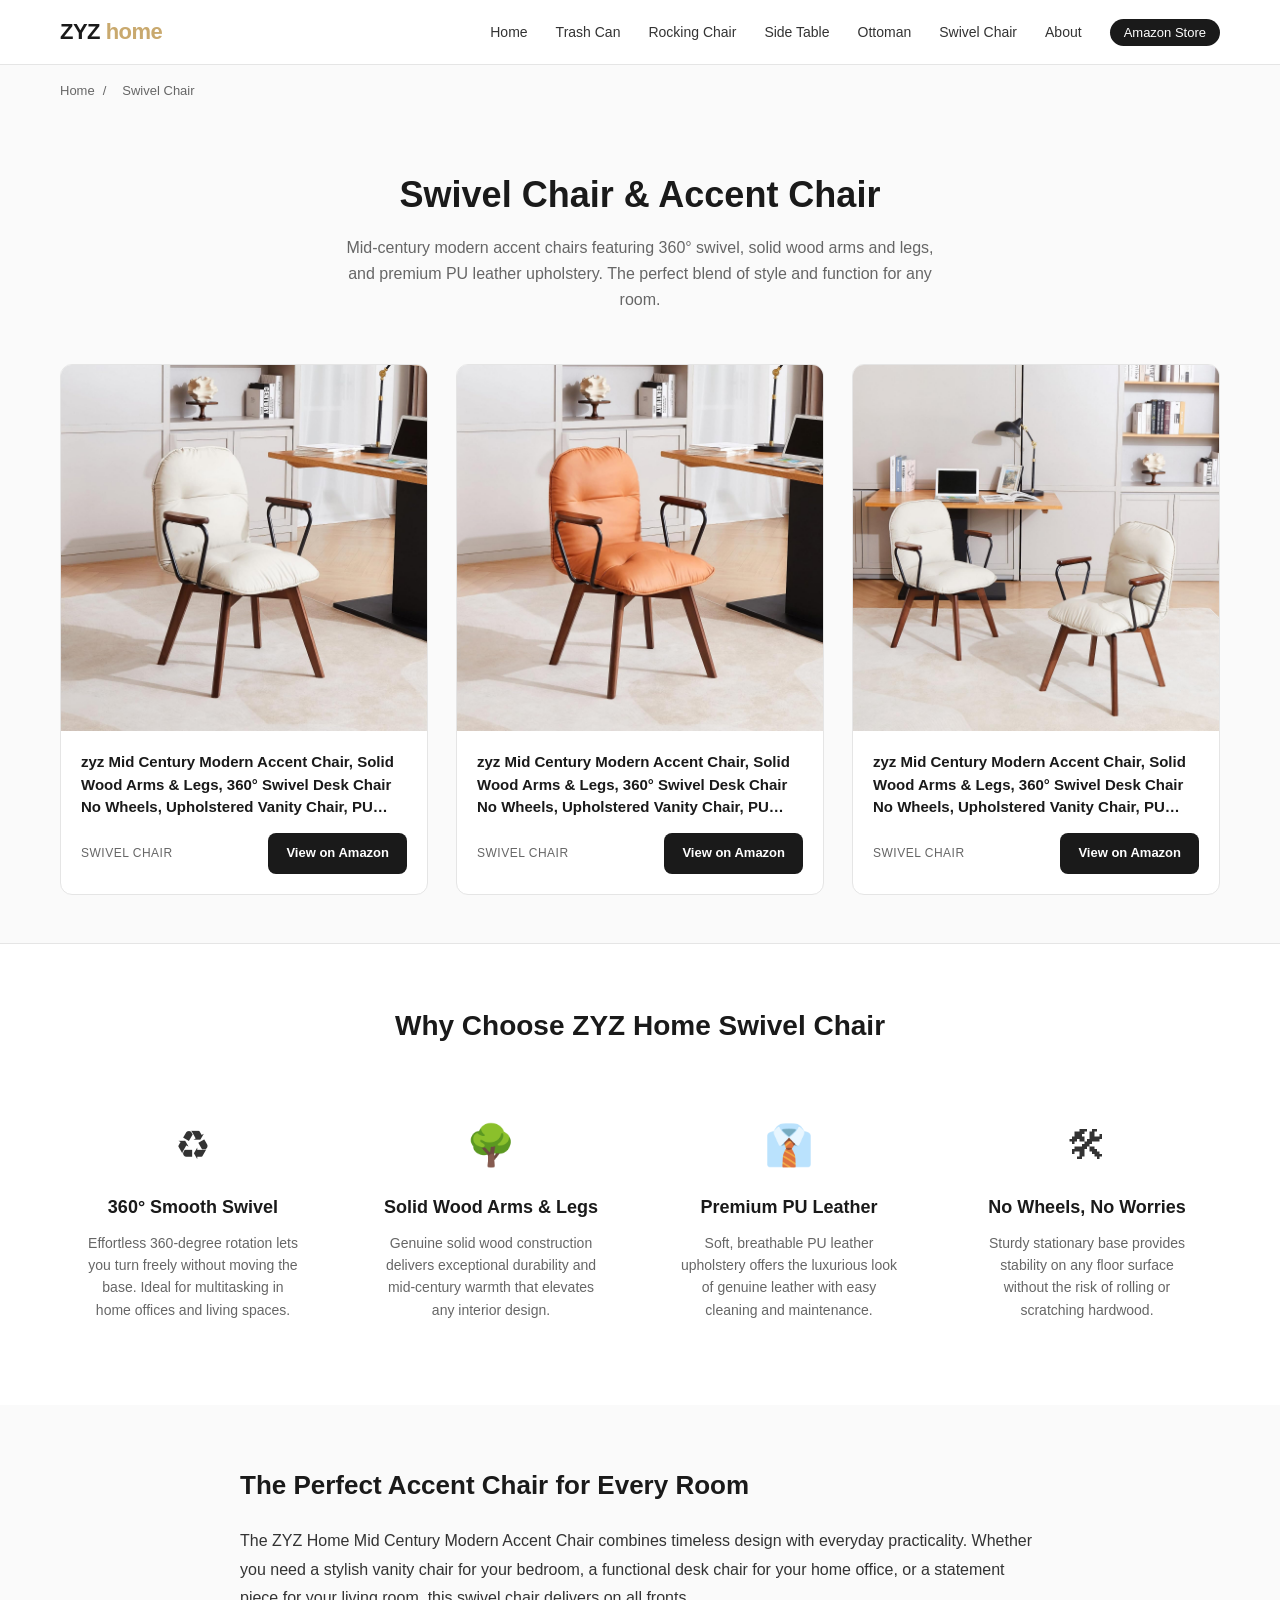
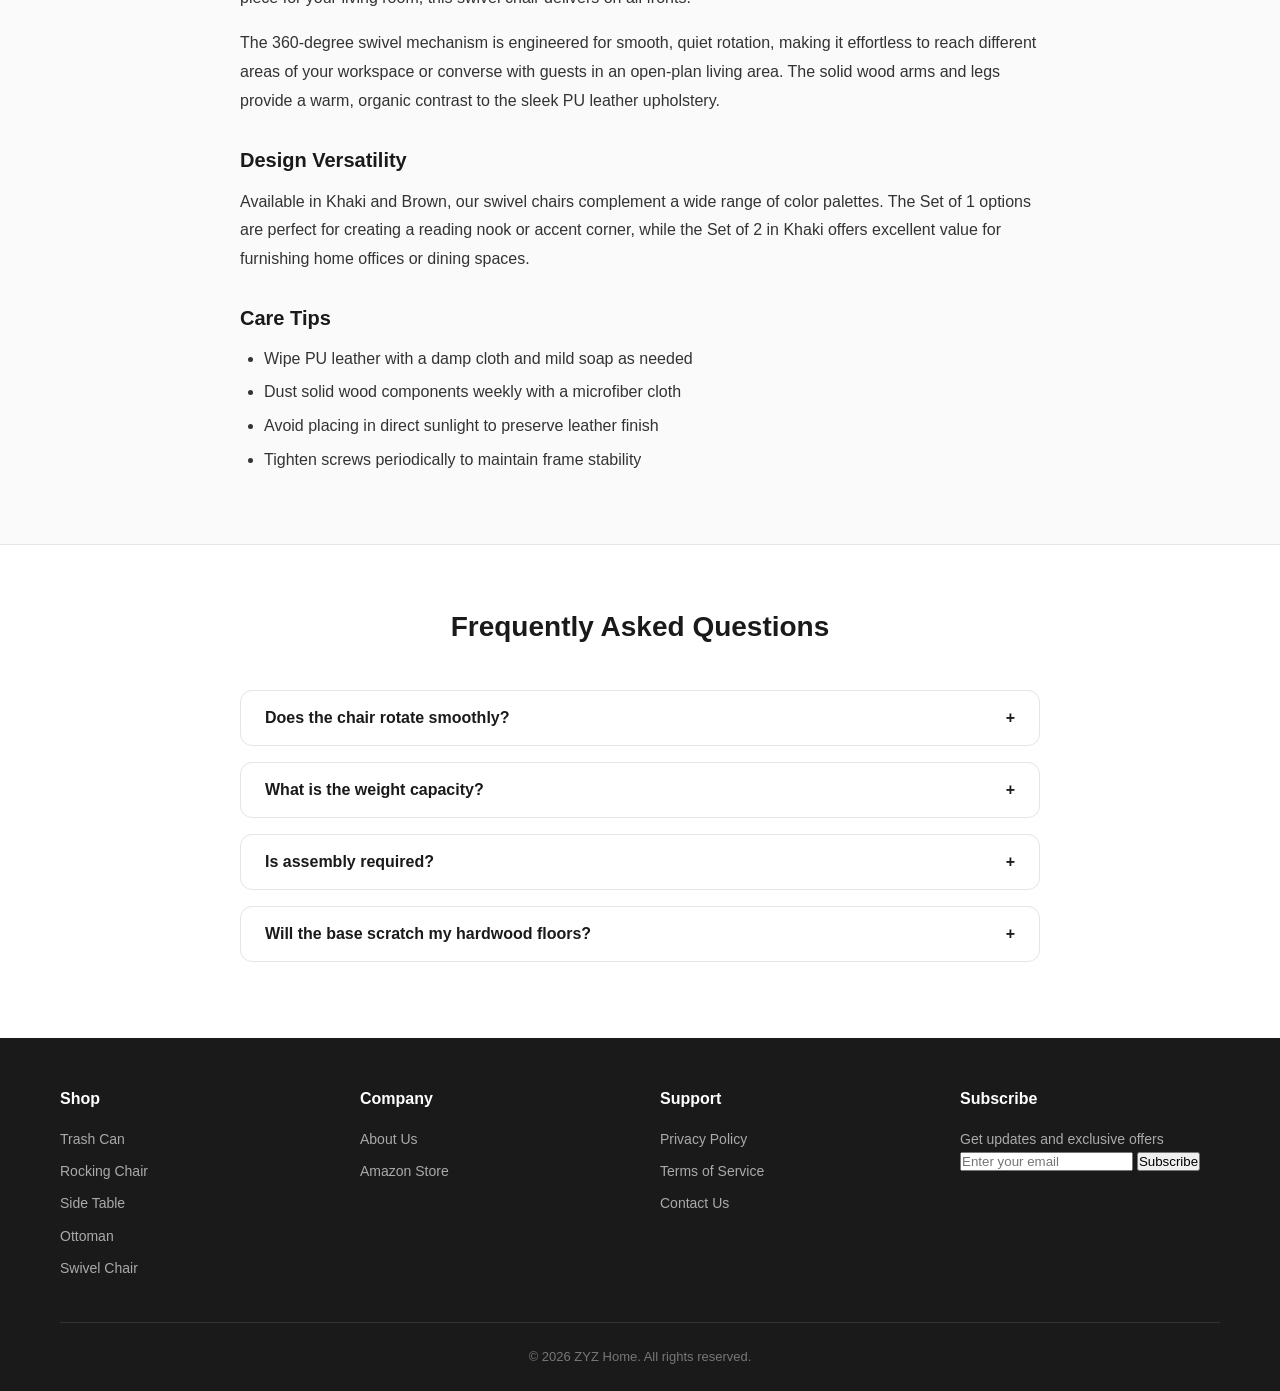
<file: swivel-chair.html>
<!DOCTYPE html>
<html lang="en">
<head>
<meta charset="UTF-8">
<meta name="viewport" content="width=device-width, initial-scale=1.0">
<title>Swivel Chair & Accent Chair | ZYZ Home</title>
<meta name="description" content="ZYZ Home Mid Century Modern Accent Chair with 360° swivel. Solid wood arms and legs, upholstered PU leather vanity chair in Khaki and Brown. Perfect for home office, living room, and bedroom.">
<meta name="keywords" content="zyz swivel chair, accent chair, mid century modern chair, vanity chair, desk chair no wheels, upholstered chair, PU leather chair, solid wood chair">
<meta name="author" content="ZYZ Home">
<meta name="robots" content="index, follow">
<link rel="canonical" href="https://zyzhome.com/swivel-chair.html">
<meta property="og:title" content="Swivel Chair & Accent Chair | ZYZ Home">
<meta property="og:description" content="Discover mid century modern swivel accent chairs with solid wood arms and 360° rotation. Available in Khaki and Brown.">
<meta property="og:type" content="product.group">
<meta property="og:url" content="https://zyzhome.com/swivel-chair.html">
<meta property="og:image" content="https://zyzhome.com/images/B0GJ2YSFVW.jpg">
<meta property="og:site_name" content="ZYZ Home">
<meta name="twitter:card" content="summary_large_image">
<meta name="twitter:title" content="Swivel Chair & Accent Chair | ZYZ Home">
<meta name="twitter:description" content="Discover mid century modern swivel accent chairs with solid wood arms and 360° rotation.">
<meta name="twitter:image" content="https://zyzhome.com/images/B0GJ2YSFVW.jpg">
<style>
:root{--primary:#1a1a1a;--accent:#c9a96e;--bg:#fafafa;--text:#333;--muted:#666;--border:#e5e5e5;--radius:12px;--shadow:0 4px 20px rgba(0,0,0,.08);--maxw:1200px}
*{box-sizing:border-box;margin:0;padding:0}
html{scroll-behavior:smooth}
body{font-family:-apple-system,BlinkMacSystemFont,"Segoe UI",Roboto,"Helvetica Neue",Arial,sans-serif;background:var(--bg);color:var(--text);line-height:1.6}
a{text-decoration:none;color:inherit}
img{max-width:100%;display:block}
.container{max-width:var(--maxw);margin:0 auto;padding:0 20px}

/* Navbar */
.navbar{background:#fff;border-bottom:1px solid var(--border);position:sticky;top:0;z-index:1000}
.navbar .container{display:flex;align-items:center;justify-content:space-between;height:64px}
.logo{font-size:22px;font-weight:700;letter-spacing:-.5px;color:var(--primary)}
.logo span{color:var(--accent)}
.nav-links{display:flex;gap:28px;list-style:none}
.nav-links a{font-size:14px;font-weight:500;color:var(--text);transition:color .2s}
.nav-links a:hover{color:var(--accent)}
.nav-links .store-link{background:var(--primary);color:#fff;padding:6px 14px;border-radius:20px;font-size:13px}
.nav-links .store-link:hover{background:var(--accent)}
.mobile-toggle{display:none;background:none;border:none;font-size:24px;cursor:pointer}

/* Breadcrumb */
.breadcrumb{padding:16px 0;font-size:13px;color:var(--muted)}
.breadcrumb a{color:var(--muted);transition:color .2s}
.breadcrumb a:hover{color:var(--accent)}
.breadcrumb span{margin:0 8px}

/* Page Header */
.page-header{text-align:center;padding:48px 20px 32px}
.page-header h1{font-size:36px;font-weight:700;color:var(--primary);margin-bottom:12px}
.page-header p{max-width:600px;margin:0 auto;color:var(--muted);font-size:16px}

/* Product Grid */
.product-grid{display:grid;grid-template-columns:repeat(auto-fill,minmax(280px,1fr));gap:28px;padding:20px 0 48px}
.product-card{background:#fff;border-radius:var(--radius);overflow:hidden;border:1px solid var(--border);transition:transform .3s,box-shadow .3s}
.product-card:hover{transform:translateY(-4px);box-shadow:var(--shadow)}
.product-image{aspect-ratio:1/1;overflow:hidden;background:#f5f5f5}
.product-image img{width:100%;height:100%;object-fit:cover;transition:transform .4s}
.product-card:hover .product-image img{transform:scale(1.04)}
.product-info{padding:20px}
.product-title{font-size:15px;font-weight:600;color:var(--primary);line-height:1.5;margin-bottom:12px;display:-webkit-box;-webkit-line-clamp:3;-webkit-box-orient:vertical;overflow:hidden;min-height:70px}
.product-meta{display:flex;align-items:center;justify-content:space-between}
.product-category{font-size:12px;color:var(--muted);text-transform:uppercase;letter-spacing:.5px}
.btn{display:inline-block;padding:10px 18px;border-radius:8px;font-size:13px;font-weight:600;transition:all .2s}
.btn-primary{background:var(--primary);color:#fff}
.btn-primary:hover{background:var(--accent);color:var(--primary)}

/* Features */
.features{background:#fff;padding:60px 0;border-top:1px solid var(--border)}
.features h2{text-align:center;font-size:28px;margin-bottom:40px;color:var(--primary)}
.feature-grid{display:grid;grid-template-columns:repeat(auto-fit,minmax(260px,1fr));gap:32px}
.feature-item{text-align:center;padding:24px}
.feature-icon{font-size:40px;margin-bottom:16px}
.feature-item h3{font-size:18px;margin-bottom:10px;color:var(--primary)}
.feature-item p{font-size:14px;color:var(--muted);line-height:1.6}

/* Article */
.article-section{padding:60px 0;max-width:800px;margin:0 auto}
.article-section h2{font-size:26px;margin-bottom:20px;color:var(--primary)}
.article-section h3{font-size:20px;margin:28px 0 12px;color:var(--primary)}
.article-section p{margin-bottom:16px;color:var(--text);line-height:1.8}
.article-section ul{margin:12px 0 12px 24px}
.article-section li{margin-bottom:8px;color:var(--text)}

/* FAQ */
.faq{background:#fff;padding:60px 0;border-top:1px solid var(--border)}
.faq h2{text-align:center;font-size:28px;margin-bottom:40px;color:var(--primary)}
.faq-item{max-width:800px;margin:0 auto 16px;border:1px solid var(--border);border-radius:var(--radius);overflow:hidden}
.faq-question{width:100%;background:none;border:none;padding:18px 24px;text-align:left;font-size:16px;font-weight:600;cursor:pointer;display:flex;justify-content:space-between;align-items:center;color:var(--primary)}
.faq-answer{max-height:0;overflow:hidden;transition:max-height .3s ease}
.faq-answer-inner{padding:0 24px 18px;color:var(--muted);line-height:1.7;font-size:14px}
.faq-item.active .faq-answer{max-height:200px}
.faq-item.active .faq-question{color:var(--accent)}

/* Footer */
.footer{background:var(--primary);color:#aaa;padding:48px 0 24px;font-size:14px}
.footer-grid{display:grid;grid-template-columns:repeat(auto-fit,minmax(200px,1fr));gap:40px;margin-bottom:32px}
.footer h4{color:#fff;font-size:16px;margin-bottom:16px}
.footer a{color:#aaa;display:block;margin-bottom:10px;transition:color .2s}
.footer a:hover{color:var(--accent)}
.footer-bottom{text-align:center;padding-top:24px;border-top:1px solid #333;color:#777;font-size:13px}

@media(max-width:768px){
.nav-links{display:none;position:absolute;top:64px;left:0;right:0;background:#fff;flex-direction:column;padding:20px;border-bottom:1px solid var(--border);gap:16px}
.nav-links.active{display:flex}
.mobile-toggle{display:block}
.page-header h1{font-size:28px}
.feature-grid{grid-template-columns:1fr}
}
</style>
<script type="application/ld+json">
{
  "@context": "https://schema.org",
  "@type": "CollectionPage",
  "name": "Swivel Chair & Accent Chair",
  "description": "Shop ZYZ Home Mid Century Modern Accent Chair with 360° swivel. Solid wood arms and legs, upholstered PU leather vanity chair in Khaki and Brown.",
  "url": "https://zyzhome.com/swivel-chair.html",
  "brand": {"@type": "Brand", "name": "ZYZ Home"},
  "mainEntity": {
    "@type": "ItemList",
    "itemListElement": [
      {"@type": "ListItem", "position": 1, "url": "https://www.amazon.com/dp/B0GJ2YSFVW", "name": "zyz Mid Century Modern Accent Chair, 360° Swivel Desk Chair No Wheels, Khaki, Set of 1"},
      {"@type": "ListItem", "position": 2, "url": "https://www.amazon.com/dp/B0GJ2TTRRM", "name": "zyz Mid Century Modern Accent Chair, 360° Swivel Desk Chair No Wheels, Brown, Set of 1"},
      {"@type": "ListItem", "position": 3, "url": "https://www.amazon.com/dp/B0GJ4X27RY", "name": "zyz Mid Century Modern Accent Chair, 360° Swivel Desk Chair No Wheels, Khaki, Set of 2"}
    ]
  },
  "breadcrumb": {
    "@type": "BreadcrumbList",
    "itemListElement": [
      {"@type": "ListItem", "position": 1, "name": "Home", "item": "https://zyzhome.com/"},
      {"@type": "ListItem", "position": 2, "name": "Swivel Chair", "item": "https://zyzhome.com/swivel-chair.html"}
    ]
  }
}
</script>
</head>
<body>
<nav class="navbar">
  <div class="container">
    <a href="index.html" class="logo">ZYZ <span>home</span></a>
    <ul class="nav-links" id="navLinks">
      <li><a href="index.html">Home</a></li>
      <li><a href="trash-can.html">Trash Can</a></li>
      <li><a href="rocking-chair.html">Rocking Chair</a></li>
      <li><a href="side-table.html">Side Table</a></li>
      <li><a href="ottoman.html">Ottoman</a></li>
      <li><a href="swivel-chair.html">Swivel Chair</a></li>
      <li><a href="about.html">About</a></li>
      <li><a href="https://www.amazon.com/stores/ZYZLIVING/page/F11979F5-F581-47CB-9717-7A19A6B0B1EC" target="_blank" class="store-link">Amazon Store</a></li>
    </ul>
    <button class="mobile-toggle" id="mobileToggle" aria-label="Open menu">&#9776;</button>
  </div>
</nav>

<div class="container">
  <nav class="breadcrumb" aria-label="Breadcrumb">
    <a href="index.html">Home</a><span>/</span><span>Swivel Chair</span>
  </nav>
</div>

<header class="page-header">
  <h1>Swivel Chair & Accent Chair</h1>
  <p>Mid-century modern accent chairs featuring 360° swivel, solid wood arms and legs, and premium PU leather upholstery. The perfect blend of style and function for any room.</p>
</header>

<section class="container">
  <div class="product-grid" id="productGrid" data-category="swivel-chair"></div>
</section>

<section class="features">
  <div class="container">
    <h2>Why Choose ZYZ Home Swivel Chair</h2>
    <div class="feature-grid">
      <div class="feature-item">
        <div class="feature-icon">&#9851;</div>
        <h3>360° Smooth Swivel</h3>
        <p>Effortless 360-degree rotation lets you turn freely without moving the base. Ideal for multitasking in home offices and living spaces.</p>
      </div>
      <div class="feature-item">
        <div class="feature-icon">&#127795;</div>
        <h3>Solid Wood Arms & Legs</h3>
        <p>Genuine solid wood construction delivers exceptional durability and mid-century warmth that elevates any interior design.</p>
      </div>
      <div class="feature-item">
        <div class="feature-icon">&#128084;</div>
        <h3>Premium PU Leather</h3>
        <p>Soft, breathable PU leather upholstery offers the luxurious look of genuine leather with easy cleaning and maintenance.</p>
      </div>
      <div class="feature-item">
        <div class="feature-icon">&#128736;</div>
        <h3>No Wheels, No Worries</h3>
        <p>Sturdy stationary base provides stability on any floor surface without the risk of rolling or scratching hardwood.</p>
      </div>
    </div>
  </div>
</section>

<article class="article-section container">
  <h2>The Perfect Accent Chair for Every Room</h2>
  <p>The ZYZ Home Mid Century Modern Accent Chair combines timeless design with everyday practicality. Whether you need a stylish vanity chair for your bedroom, a functional desk chair for your home office, or a statement piece for your living room, this swivel chair delivers on all fronts.</p>
  <p>The 360-degree swivel mechanism is engineered for smooth, quiet rotation, making it effortless to reach different areas of your workspace or converse with guests in an open-plan living area. The solid wood arms and legs provide a warm, organic contrast to the sleek PU leather upholstery.</p>
  <h3>Design Versatility</h3>
  <p>Available in Khaki and Brown, our swivel chairs complement a wide range of color palettes. The Set of 1 options are perfect for creating a reading nook or accent corner, while the Set of 2 in Khaki offers excellent value for furnishing home offices or dining spaces.</p>
  <h3>Care Tips</h3>
  <ul>
    <li>Wipe PU leather with a damp cloth and mild soap as needed</li>
    <li>Dust solid wood components weekly with a microfiber cloth</li>
    <li>Avoid placing in direct sunlight to preserve leather finish</li>
    <li>Tighten screws periodically to maintain frame stability</li>
  </ul>
</article>

<section class="faq">
  <div class="container">
    <h2>Frequently Asked Questions</h2>
    <div class="faq-item">
      <button class="faq-question">Does the chair rotate smoothly? <span>+</span></button>
      <div class="faq-answer"><div class="faq-answer-inner">Yes, the ZYZ Home accent chair features a precision 360° swivel mechanism that rotates smoothly and quietly, allowing you to turn in any direction with minimal effort.</div></div>
    </div>
    <div class="faq-item">
      <button class="faq-question">What is the weight capacity? <span>+</span></button>
      <div class="faq-answer"><div class="faq-answer-inner">The solid wood frame and sturdy construction support typical adult weight capacities comfortably. The durable build quality ensures reliable daily use for years.</div></div>
    </div>
    <div class="faq-item">
      <button class="faq-question">Is assembly required? <span>+</span></button>
      <div class="faq-answer"><div class="faq-answer-inner">Minimal assembly is required. The chair comes with clear instructions and all necessary hardware. Most customers complete assembly in 15-20 minutes using common household tools.</div></div>
    </div>
    <div class="faq-item">
      <button class="faq-question">Will the base scratch my hardwood floors? <span>+</span></button>
      <div class="faq-answer"><div class="faq-answer-inner">The stationary base is designed with floor protection in mind. The solid wood legs have a smooth finish, and we recommend adding felt pads for extra protection on delicate flooring surfaces.</div></div>
    </div>
  </div>
</section>

<footer class="footer">
  <div class="container">
    <div class="footer-grid">
      <div>
        <h4>Shop</h4>
        <a href="trash-can.html">Trash Can</a>
        <a href="rocking-chair.html">Rocking Chair</a>
        <a href="side-table.html">Side Table</a>
        <a href="ottoman.html">Ottoman</a>
        <a href="swivel-chair.html">Swivel Chair</a>
      </div>
      <div>
        <h4>Company</h4>
        <a href="about.html">About Us</a>
        <a href="https://www.amazon.com/stores/ZYZLIVING/page/F11979F5-F581-47CB-9717-7A19A6B0B1EC" target="_blank">Amazon Store</a>
      </div>
      <div>
        <h4>Support</h4>
        <a href="privacy.html">Privacy Policy</a>
        <a href="terms.html">Terms of Service</a>
        <a href="contact.html">Contact Us</a>
      </div>
      <div class="footer-subscribe">
        <h4>Subscribe</h4>
        <p>Get updates and exclusive offers</p>
        <form id="subscribeForm" class="subscribe-form" novalidate>
          <input type="email" id="subscribeEmail" name="email" placeholder="Enter your email" required>
          <button type="submit" class="subscribe-btn">Subscribe</button>
        </form>
        <div id="subscribeMessage" class="subscribe-message"></div>
      </div>
    </div>
    <div class="footer-bottom">
      <p>&copy; 2026 ZYZ Home. All rights reserved.</p>
    </div>
  </div>
</footer>

<script src="js/main.js"></script>
</body>
</html>
</file>
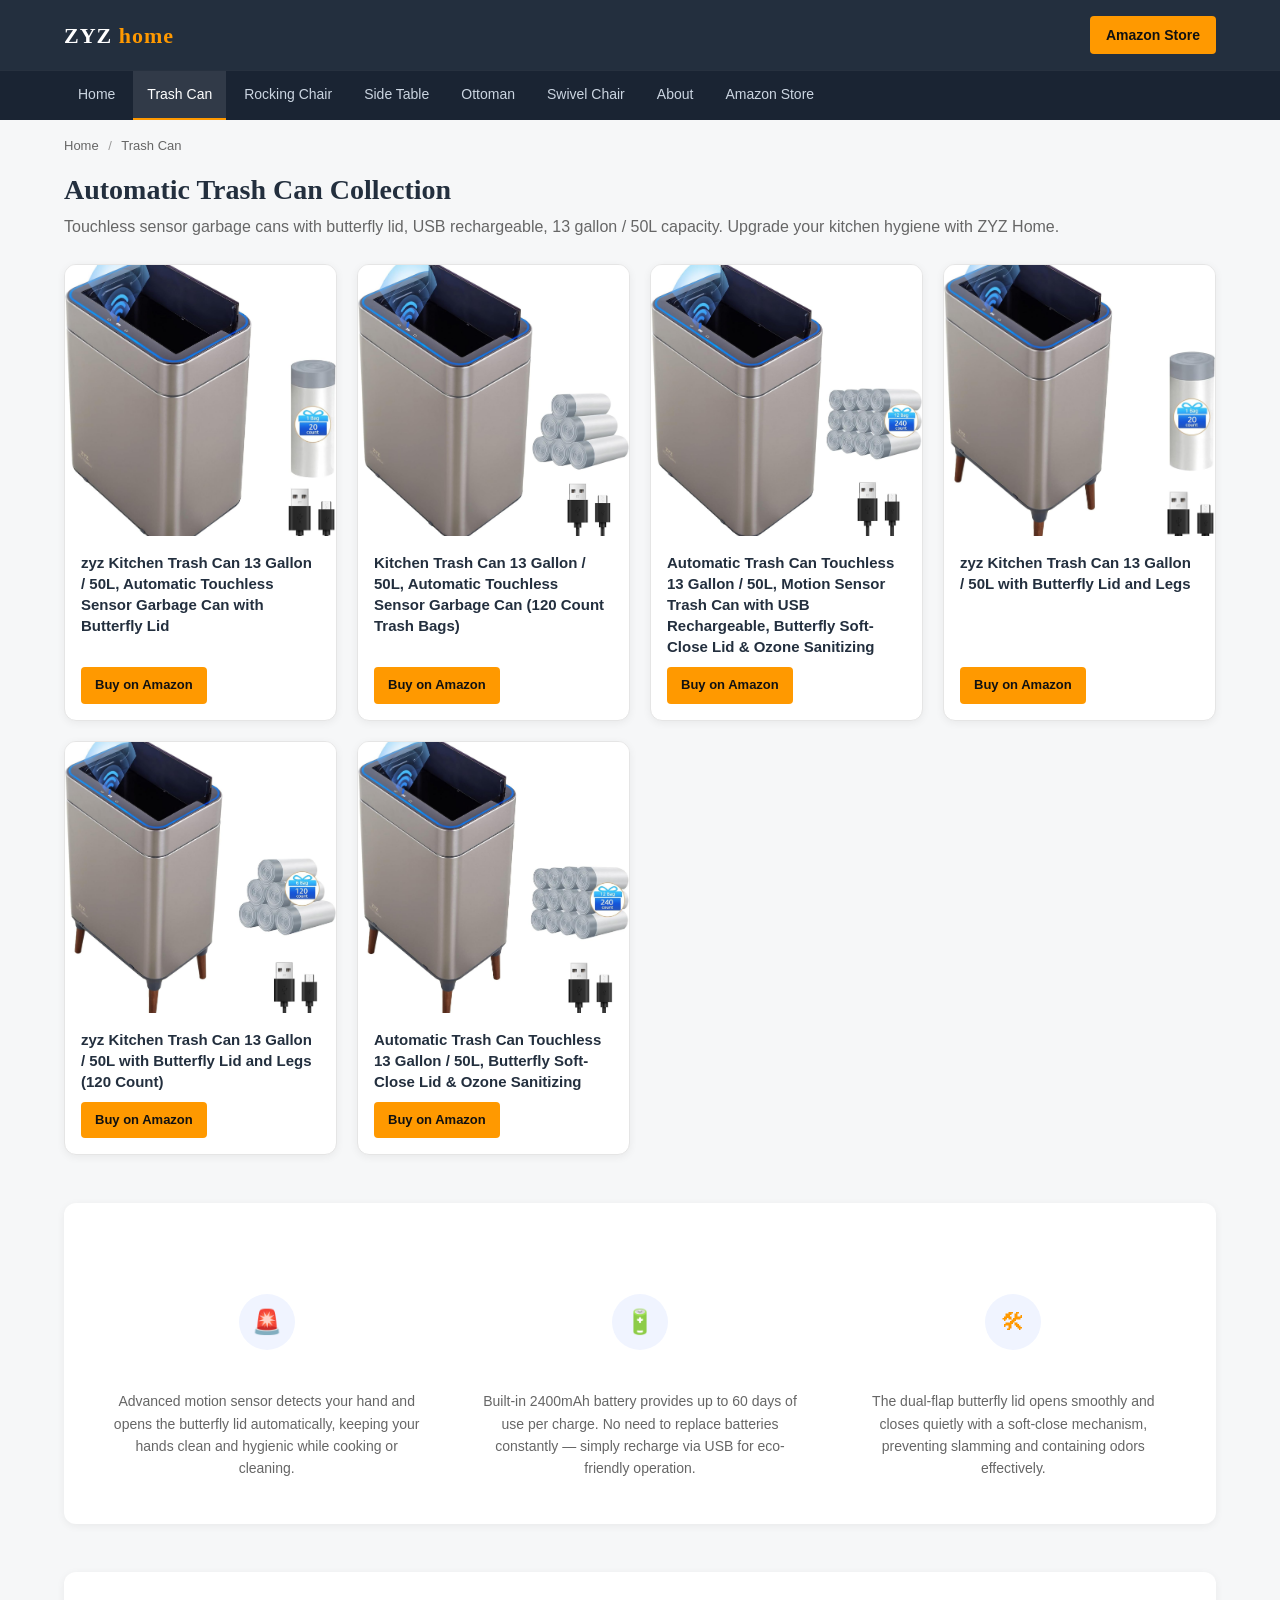
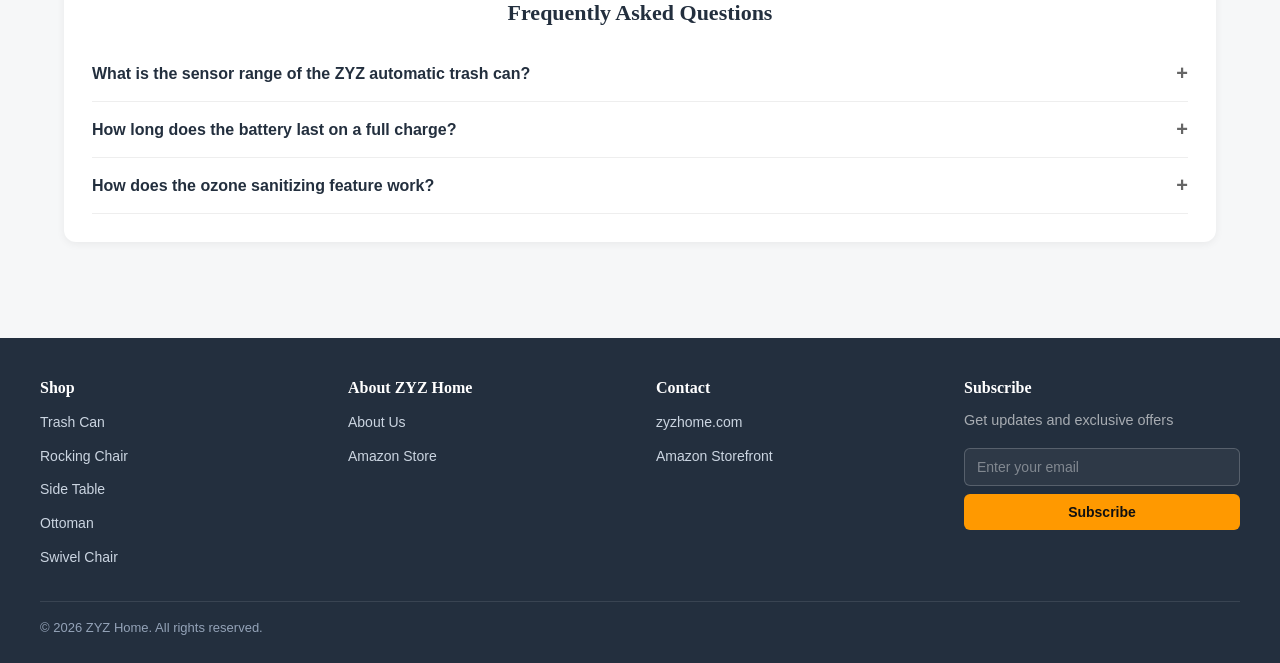
<file: trash-can.html>
<!DOCTYPE html>
<html lang="en">
<head>
<meta charset="UTF-8">
<meta name="viewport" content="width=device-width, initial-scale=1.0">
<title>ZYZ Kitchen Trash Can 13 Gallon | Automatic Touchless Sensor Garbage Can | Stainless Steel</title>
<meta name="description" content="ZYZ Home automatic kitchen trash can with touchless sensor, butterfly lid, and ozone sanitizing. 13 gallon / 50L capacity, USB rechargeable, fingerprint-proof stainless steel. Buy on Amazon!">
<meta name="keywords" content="zyz kitchen trash can, automatic trash can 13 gallon, touchless sensor garbage can, kitchen bin with lid, stainless steel trash can, butterfly lid trash can, sensor trash can, kitchen garbage can">
<link rel="canonical" href="https://zyzhome.com/trash-can.html">
<link rel="stylesheet" href="css/style.css">

<!-- Schema.org CollectionPage with Product Details -->
<script type="application/ld+json">
{
  "@context": "https://schema.org",
  "@type": "CollectionPage",
  "name": "ZYZ Kitchen Trash Can Collection | Automatic Touchless Sensor Garbage Cans",
  "description": "ZYZ Home automatic kitchen trash can with touchless sensor, butterfly lid, and ozone sanitizing. 13 gallon / 50L capacity, USB rechargeable.",
  "url": "https://zyzhome.com/trash-can.html",
  "brand": {
    "@type": "Brand",
    "name": "ZYZ Home"
  },
  "mainEntity": {
    "@type": "ItemList",
    "itemListElement": [
      {
        "@type": "ListItem",
        "position": 1,
        "name": "ZYZ Kitchen Trash Can 13 Gallon Stainless Steel",
        "description": "Automatic touchless sensor trash can with butterfly lid, fingerprint-proof stainless steel, USB rechargeable",
        "url": "https://www.amazon.com/dp/B0G7FJH36B",
        "image": "https://zyzhome.com/images/B0G7FJH36B.jpg"
      },
      {
        "@type": "ListItem",
        "position": 2,
        "name": "ZYZ Kitchen Trash Can 13 Gallon with 120 Bags",
        "description": "Automatic touchless sensor trash can with butterfly lid, includes 120 count trash bags",
        "url": "https://www.amazon.com/dp/B0G7FV1NYZ",
        "image": "https://zyzhome.com/images/B0G7FV1NYZ.jpg"
      },
      {
        "@type": "ListItem",
        "position": 3,
        "name": "ZYZ Automatic Trash Can with Ozone Sanitizing",
        "description": "Automatic touchless sensor trash can with ozone sterilization function, keeps kitchen fresh",
        "url": "https://www.amazon.com/dp/B0G7F6XRSL",
        "image": "https://zyzhome.com/images/B0G7F6XRSL.jpg"
      },
      {
        "@type": "ListItem",
        "position": 4,
        "name": "ZYZ Kitchen Trash Can with Legs",
        "description": "Automatic touchless sensor trash can with stainless steel legs, easy to clean underneath",
        "url": "https://www.amazon.com/dp/B0G7FGW6YV",
        "image": "https://zyzhome.com/images/B0G7FGW6YV.jpg"
      },
      {
        "@type": "ListItem",
        "position": 5,
        "name": "ZYZ Kitchen Trash Can with Legs and 120 Bags",
        "description": "Automatic touchless sensor trash can with stainless steel legs, includes 120 count trash bags",
        "url": "https://www.amazon.com/dp/B0G7F8JGK5",
        "image": "https://zyzhome.com/images/B0G7F8JGK5.jpg"
      },
      {
        "@type": "ListItem",
        "position": 6,
        "name": "ZYZ Automatic Trash Can with Ozone and 240 Bags",
        "description": "Automatic touchless sensor trash can with ozone sterilization, includes 240 count trash bags",
        "url": "https://www.amazon.com/dp/B0G7FM6T2N",
        "image": "https://zyzhome.com/images/B0G7FM6T2N.jpg"
      }
    ]
  },
  "breadcrumb": {
    "@type": "BreadcrumbList",
    "itemListElement": [
      {
        "@type": "ListItem",
        "position": 1,
        "name": "Home",
        "item": "https://zyzhome.com/"
      },
      {
        "@type": "ListItem",
        "position": 2,
        "name": "Kitchen Trash Can",
        "item": "https://zyzhome.com/trash-can.html"
      }
    ]
  }
}
</script>

<!-- Schema.org FAQPage -->
<script type="application/ld+json">
{
  "@context": "https://schema.org",
  "@type": "FAQPage",
  "mainEntity": [
    {
      "@type": "Question",
      "name": "What is the sensor range of the ZYZ automatic trash can?",
      "acceptedAnswer": {
        "@type": "Answer",
        "text": "The ZYZ automatic trash can features a motion sensor with a range of approximately 12 inches (30 cm). When your hand approaches within this range, the butterfly lid opens automatically for hands-free disposal."
      }
    },
    {
      "@type": "Question",
      "name": "How long does the battery last on a full charge?",
      "acceptedAnswer": {
        "@type": "Answer",
        "text": "The built-in 2400mAh USB rechargeable battery provides up to 60 days of regular use on a single full charge. A USB charging cable is included for convenient recharging."
      }
    },
    {
      "@type": "Question",
      "name": "How does the ozone sanitizing feature work?",
      "acceptedAnswer": {
        "@type": "Answer",
        "text": "Select ZYZ trash can models include an ozone sanitizing function that automatically releases ozone to neutralize odors and inhibit bacteria growth inside the bin, keeping your kitchen fresh and hygienic."
      }
    }
  ]
}
</script>

<style>
  :root { --primary:#232f3e; --accent:#ff9900; --bg:#f6f7f8; --card:#fff; --text:#232f3e; --muted:#666; }
  * { box-sizing:border-box; margin:0; padding:0; }
  body { font-family:-apple-system,BlinkMacSystemFont,"Segoe UI",Roboto,"Helvetica Neue",Arial,sans-serif; background:var(--bg); color:var(--text); line-height:1.6; }
  a { color:#0073bb; text-decoration:none; }
  a:hover { text-decoration:underline; }
  img { max-width:100%; display:block; }

  /* Header */
  .site-header { background:var(--primary); color:#fff; }
  .header-top { max-width:1200px; margin:0 auto; padding:16px 24px; display:flex; align-items:center; justify-content:space-between; }
  .logo { font-size:22px; font-weight:700; color:#fff; letter-spacing:1px; }
  .logo span { color:var(--accent); }
  .amazon-btn { background:var(--accent); color:#111; padding:8px 16px; border-radius:4px; font-weight:600; font-size:14px; }
  .amazon-btn:hover { text-decoration:none; background:#e68a00; }

  /* Nav */
  .site-nav { background:#1a2433; border-top:1px solid rgba(255,255,255,0.06); }
  .nav-inner { max-width:1200px; margin:0 auto; padding:0 24px; display:flex; gap:4px; flex-wrap:wrap; }
  .nav-inner a { color:#cbd5e1; padding:12px 14px; font-size:14px; font-weight:500; display:inline-block; }
  .nav-inner a:hover { color:#fff; background:rgba(255,255,255,0.06); text-decoration:none; }
  .nav-inner a.active { color:#fff; background:rgba(255,255,255,0.1); border-bottom:2px solid var(--accent); }

  /* Breadcrumb */
  .breadcrumb { max-width:1200px; margin:0 auto; padding:16px 24px; font-size:13px; color:var(--muted); }
  .breadcrumb a { color:var(--muted); }
  .breadcrumb a:hover { color:#0073bb; }
  .breadcrumb span { color:#999; margin:0 6px; }

  /* Main */
  .main { max-width:1200px; margin:0 auto; padding:0 24px 48px; }
  .page-title { font-size:28px; margin-bottom:8px; }
  .page-subtitle { color:var(--muted); margin-bottom:24px; }

  /* Product Grid */
  .product-grid { display:grid; grid-template-columns:repeat(auto-fill,minmax(260px,1fr)); gap:20px; margin-bottom:48px; }
  .product-card { background:var(--card); border-radius:12px; box-shadow:0 2px 8px rgba(0,0,0,0.06); overflow:hidden; display:flex; flex-direction:column; transition:transform .15s,box-shadow .15s; }
  .product-card:hover { transform:translateY(-3px); box-shadow:0 8px 20px rgba(0,0,0,0.1); }
  .product-image { aspect-ratio:1/1; background:#f0f0f0; position:relative; overflow:hidden; }
  .product-image img { width:100%; height:100%; object-fit:cover; transition:transform .3s; }
  .product-card:hover .product-image img { transform:scale(1.03); }
  .product-info { padding:16px; flex:1; display:flex; flex-direction:column; }
  .product-title { font-size:15px; font-weight:600; line-height:1.4; margin-bottom:10px; color:var(--text); }
  .product-title:hover { color:#0073bb; text-decoration:none; }
  .product-meta { margin-top:auto; display:flex; align-items:center; justify-content:space-between; gap:8px; }
  .btn-buy { background:var(--accent); color:#111; padding:8px 14px; border-radius:4px; font-weight:600; font-size:13px; }
  .btn-buy:hover { text-decoration:none; background:#e68a00; }

  /* Features */
  .features-section { background:var(--card); border-radius:12px; padding:28px; box-shadow:0 2px 8px rgba(0,0,0,0.06); margin-bottom:48px; }
  .section-title { font-size:22px; margin-bottom:20px; }
  .features-grid { display:grid; grid-template-columns:repeat(auto-fit,minmax(240px,1fr)); gap:24px; }
  .feature-item { text-align:center; padding:16px; }
  .feature-icon { width:56px; height:56px; background:#f0f4ff; border-radius:50%; display:flex; align-items:center; justify-content:center; margin:0 auto 12px; font-size:24px; }
  .feature-item h3 { font-size:17px; margin-bottom:8px; }
  .feature-item p { color:var(--muted); font-size:14px; line-height:1.6; }

  /* FAQ */
  .faq-section { background:var(--card); border-radius:12px; padding:28px; box-shadow:0 2px 8px rgba(0,0,0,0.06); margin-bottom:48px; }
  .faq-item { border-bottom:1px solid #eee; }
  .faq-question { width:100%; background:none; border:none; text-align:left; padding:16px 0; font-size:16px; font-weight:600; cursor:pointer; display:flex; justify-content:space-between; align-items:center; color:var(--text); }
  .faq-question::after { content:"+"; font-size:20px; color:var(--muted); }
  .faq-item.active .faq-question::after { content:"-"; }
  .faq-answer { max-height:0; overflow:hidden; transition:max-height .25s ease; }
  .faq-item.active .faq-answer { max-height:300px; }
  .faq-answer p { padding:0 0 16px; color:var(--muted); font-size:14px; line-height:1.7; }

  /* Footer */
  .site-footer { background:var(--primary); color:#cbd5e1; padding:40px 24px 24px; }
  .footer-inner { max-width:1200px; margin:0 auto; display:grid; grid-template-columns:repeat(auto-fit,minmax(200px,1fr)); gap:32px; }
  .footer-col h4 { color:#fff; font-size:16px; margin-bottom:12px; }
  .footer-col ul { list-style:none; }
  .footer-col li { margin-bottom:8px; }
  .footer-col a { color:#cbd5e1; font-size:14px; }
  .footer-col a:hover { color:#fff; }
  .footer-col p { margin-bottom:8px; }
  .subscribe-form { display:flex; flex-direction:column; gap:8px; }
  .subscribe-form input { width:100%; padding:10px 12px; border-radius:6px; border:1px solid rgba(255,255,255,0.2); background:rgba(255,255,255,0.05); color:#fff; font-size:14px; font-family:inherit; }
  .subscribe-form input::placeholder { color:rgba(255,255,255,0.4); }
  .subscribe-form input:focus { outline:none; border-color:var(--accent); }
  .subscribe-btn { width:100%; padding:10px 12px; border-radius:6px; background:var(--accent); color:#111; font-weight:600; font-size:14px; font-family:inherit; border:none; cursor:pointer; }
  .subscribe-btn:hover { background:#e68a00; }
  .subscribe-btn:disabled { opacity:0.6; cursor:not-allowed; }
  .subscribe-message { margin-top:8px; font-size:13px; font-weight:500; min-height:18px; }
  .subscribe-message.success { color:#10b981; }
  .subscribe-message.error { color:#ef4444; }
  .footer-bottom { max-width:1200px; margin:24px auto 0; padding-top:16px; border-top:1px solid rgba(255,255,255,0.1); text-align:center; font-size:13px; color:#94a3b8; }

  @media (max-width:640px) {
    .header-top { flex-direction:column; gap:12px; align-items:flex-start; }
    .nav-inner a { padding:10px 10px; font-size:13px; }
    .page-title { font-size:22px; }
  }
</style>
</head>
<body>

<header class="site-header">
  <div class="header-top">
    <a href="index.html" class="logo">ZYZ <span>home</span></a>
    <a href="https://www.amazon.com/stores/ZYZLIVING/page/F11979F5-F581-47CB-9717-7A19A6B0B1EC" target="_blank" class="amazon-btn">Amazon Store</a>
  </div>
  <nav class="site-nav">
    <div class="nav-inner">
      <a href="index.html">Home</a>
      <a href="trash-can.html" class="active">Trash Can</a>
      <a href="rocking-chair.html">Rocking Chair</a>
      <a href="side-table.html">Side Table</a>
      <a href="ottoman.html">Ottoman</a>
      <a href="swivel-chair.html">Swivel Chair</a>
      <a href="about.html">About</a>
      <a href="https://www.amazon.com/stores/ZYZLIVING/page/F11979F5-F581-47CB-9717-7A19A6B0B1EC" target="_blank">Amazon Store</a>
    </div>
  </nav>
</header>

<nav class="breadcrumb" aria-label="Breadcrumb">
  <a href="index.html">Home</a> <span>/</span> Trash Can
</nav>

<main class="main">
  <h1 class="page-title">Automatic Trash Can Collection</h1>
  <p class="page-subtitle">Touchless sensor garbage cans with butterfly lid, USB rechargeable, 13 gallon / 50L capacity. Upgrade your kitchen hygiene with ZYZ Home.</p>

  <div class="product-grid">
    <article class="product-card">
      <div class="product-image">
        <a href="https://www.amazon.com/dp/B0G7FJH36B" target="_blank"><img src="images/B0G7FJH36B.jpg" alt="zyz Kitchen Trash Can 13 Gallon / 50L, Automatic Touchless Sensor Garbage Can with Butterfly Lid"></a>
      </div>
      <div class="product-info">
        <a href="https://www.amazon.com/dp/B0G7FJH36B" target="_blank" class="product-title">zyz Kitchen Trash Can 13 Gallon / 50L, Automatic Touchless Sensor Garbage Can with Butterfly Lid</a>
        <div class="product-meta">
          <a href="https://www.amazon.com/dp/B0G7FJH36B" target="_blank" class="btn-buy">Buy on Amazon</a>
        </div>
      </div>
    </article>

    <article class="product-card">
      <div class="product-image">
        <a href="https://www.amazon.com/dp/B0G7FV1NYZ" target="_blank"><img src="images/B0G7FV1NYZ.jpg" alt="Kitchen Trash Can 13 Gallon / 50L, Automatic Touchless Sensor Garbage Can (120 Count Trash Bags)"></a>
      </div>
      <div class="product-info">
        <a href="https://www.amazon.com/dp/B0G7FV1NYZ" target="_blank" class="product-title">Kitchen Trash Can 13 Gallon / 50L, Automatic Touchless Sensor Garbage Can (120 Count Trash Bags)</a>
        <div class="product-meta">
          <a href="https://www.amazon.com/dp/B0G7FV1NYZ" target="_blank" class="btn-buy">Buy on Amazon</a>
        </div>
      </div>
    </article>

    <article class="product-card">
      <div class="product-image">
        <a href="https://www.amazon.com/dp/B0G7F6XRSL" target="_blank"><img src="images/B0G7F6XRSL.jpg" alt="Automatic Trash Can Touchless 13 Gallon / 50L, Motion Sensor Trash Can with USB Rechargeable, Butterfly Soft-Close Lid & Ozone Sanitizing"></a>
      </div>
      <div class="product-info">
        <a href="https://www.amazon.com/dp/B0G7F6XRSL" target="_blank" class="product-title">Automatic Trash Can Touchless 13 Gallon / 50L, Motion Sensor Trash Can with USB Rechargeable, Butterfly Soft-Close Lid & Ozone Sanitizing</a>
        <div class="product-meta">
          <a href="https://www.amazon.com/dp/B0G7F6XRSL" target="_blank" class="btn-buy">Buy on Amazon</a>
        </div>
      </div>
    </article>

    <article class="product-card">
      <div class="product-image">
        <a href="https://www.amazon.com/dp/B0G7FGW6YV" target="_blank"><img src="images/B0G7FGW6YV.jpg" alt="zyz Kitchen Trash Can 13 Gallon / 50L with Butterfly Lid and Legs"></a>
      </div>
      <div class="product-info">
        <a href="https://www.amazon.com/dp/B0G7FGW6YV" target="_blank" class="product-title">zyz Kitchen Trash Can 13 Gallon / 50L with Butterfly Lid and Legs</a>
        <div class="product-meta">
          <a href="https://www.amazon.com/dp/B0G7FGW6YV" target="_blank" class="btn-buy">Buy on Amazon</a>
        </div>
      </div>
    </article>

    <article class="product-card">
      <div class="product-image">
        <a href="https://www.amazon.com/dp/B0G7F8JGK5" target="_blank"><img src="images/B0G7F8JGK5.jpg" alt="zyz Kitchen Trash Can 13 Gallon / 50L with Butterfly Lid and Legs (120 Count)"></a>
      </div>
      <div class="product-info">
        <a href="https://www.amazon.com/dp/B0G7F8JGK5" target="_blank" class="product-title">zyz Kitchen Trash Can 13 Gallon / 50L with Butterfly Lid and Legs (120 Count)</a>
        <div class="product-meta">
          <a href="https://www.amazon.com/dp/B0G7F8JGK5" target="_blank" class="btn-buy">Buy on Amazon</a>
        </div>
      </div>
    </article>

    <article class="product-card">
      <div class="product-image">
        <a href="https://www.amazon.com/dp/B0G7FM6T2N" target="_blank"><img src="images/B0G7FM6T2N.jpg" alt="Automatic Trash Can Touchless 13 Gallon / 50L, Butterfly Soft-Close Lid & Ozone Sanitizing"></a>
      </div>
      <div class="product-info">
        <a href="https://www.amazon.com/dp/B0G7FM6T2N" target="_blank" class="product-title">Automatic Trash Can Touchless 13 Gallon / 50L, Butterfly Soft-Close Lid & Ozone Sanitizing</a>
        <div class="product-meta">
          <a href="https://www.amazon.com/dp/B0G7FM6T2N" target="_blank" class="btn-buy">Buy on Amazon</a>
        </div>
      </div>
    </article>
  </div>

  <section class="features-section">
    <h2 class="section-title">Why Choose ZYZ Home Trash Cans</h2>
    <div class="features-grid">
      <div class="feature-item">
        <div class="feature-icon">&#128680;</div>
        <h3>Touchless Sensor Operation</h3>
        <p>Advanced motion sensor detects your hand and opens the butterfly lid automatically, keeping your hands clean and hygienic while cooking or cleaning.</p>
      </div>
      <div class="feature-item">
        <div class="feature-icon">&#128267;</div>
        <h3>USB Rechargeable Battery</h3>
        <p>Built-in 2400mAh battery provides up to 60 days of use per charge. No need to replace batteries constantly — simply recharge via USB for eco-friendly operation.</p>
      </div>
      <div class="feature-item">
        <div class="feature-icon">&#128736;</div>
        <h3>Butterfly Soft-Close Lid</h3>
        <p>The dual-flap butterfly lid opens smoothly and closes quietly with a soft-close mechanism, preventing slamming and containing odors effectively.</p>
      </div>
    </div>
  </section>

  <section class="faq-section">
    <h2 class="section-title">Frequently Asked Questions</h2>
    <div class="faq-item">
      <button class="faq-question">What is the sensor range of the ZYZ automatic trash can?</button>
      <div class="faq-answer"><p>The ZYZ automatic trash can features a motion sensor with a range of approximately 12 inches (30 cm). When your hand approaches within this range, the butterfly lid opens automatically for hands-free disposal.</p></div>
    </div>
    <div class="faq-item">
      <button class="faq-question">How long does the battery last on a full charge?</button>
      <div class="faq-answer"><p>The built-in 2400mAh USB rechargeable battery provides up to 60 days of regular use on a single full charge. A USB charging cable is included for convenient recharging.</p></div>
    </div>
    <div class="faq-item">
      <button class="faq-question">How does the ozone sanitizing feature work?</button>
      <div class="faq-answer"><p>Select ZYZ trash can models include an ozone sanitizing function that automatically releases ozone to neutralize odors and inhibit bacteria growth inside the bin, keeping your kitchen fresh and hygienic.</p></div>
    </div>
  </section>
</main>

<footer class="site-footer">
  <div class="footer-inner">
    <div class="footer-col">
      <h4>Shop</h4>
      <ul>
        <li><a href="trash-can.html">Trash Can</a></li>
        <li><a href="rocking-chair.html">Rocking Chair</a></li>
        <li><a href="side-table.html">Side Table</a></li>
        <li><a href="ottoman.html">Ottoman</a></li>
        <li><a href="swivel-chair.html">Swivel Chair</a></li>
      </ul>
    </div>
    <div class="footer-col">
      <h4>About ZYZ Home</h4>
      <ul>
        <li><a href="about.html">About Us</a></li>
        <li><a href="https://www.amazon.com/stores/ZYZLIVING/page/F11979F5-F581-47CB-9717-7A19A6B0B1EC" target="_blank">Amazon Store</a></li>
      </ul>
    </div>
    <div class="footer-col">
      <h4>Contact</h4>
      <ul>
        <li><a href="https://zyzhome.com">zyzhome.com</a></li>
        <li><a href="https://www.amazon.com/stores/ZYZLIVING/page/F11979F5-F581-47CB-9717-7A19A6B0B1EC" target="_blank">Amazon Storefront</a></li>
      </ul>
    </div>
    <div class="footer-col">
      <h4>Subscribe</h4>
      <p style="color: rgba(255,255,255,0.6); font-size: 0.9rem; margin-bottom: 1rem;">Get updates and exclusive offers</p>
      <form id="subscribeForm" class="subscribe-form" novalidate>
        <input type="email" id="subscribeEmail" name="email" placeholder="Enter your email" required>
        <button type="submit" class="subscribe-btn">Subscribe</button>
      </form>
      <div id="subscribeMessage" class="subscribe-message"></div>
    </div>
  </div>
  <div class="footer-bottom">
    &copy; 2026 ZYZ Home. All rights reserved.
  </div>
</footer>

<script src="js/main.js"></script>
<script>
  // Simple FAQ accordion
  document.querySelectorAll('.faq-question').forEach(btn => {
    btn.addEventListener('click', () => {
      const item = btn.parentElement;
      const isActive = item.classList.contains('active');
      document.querySelectorAll('.faq-item').forEach(i => i.classList.remove('active'));
      if (!isActive) item.classList.add('active');
    });
  });
</script>
</body>
</html>
</file>
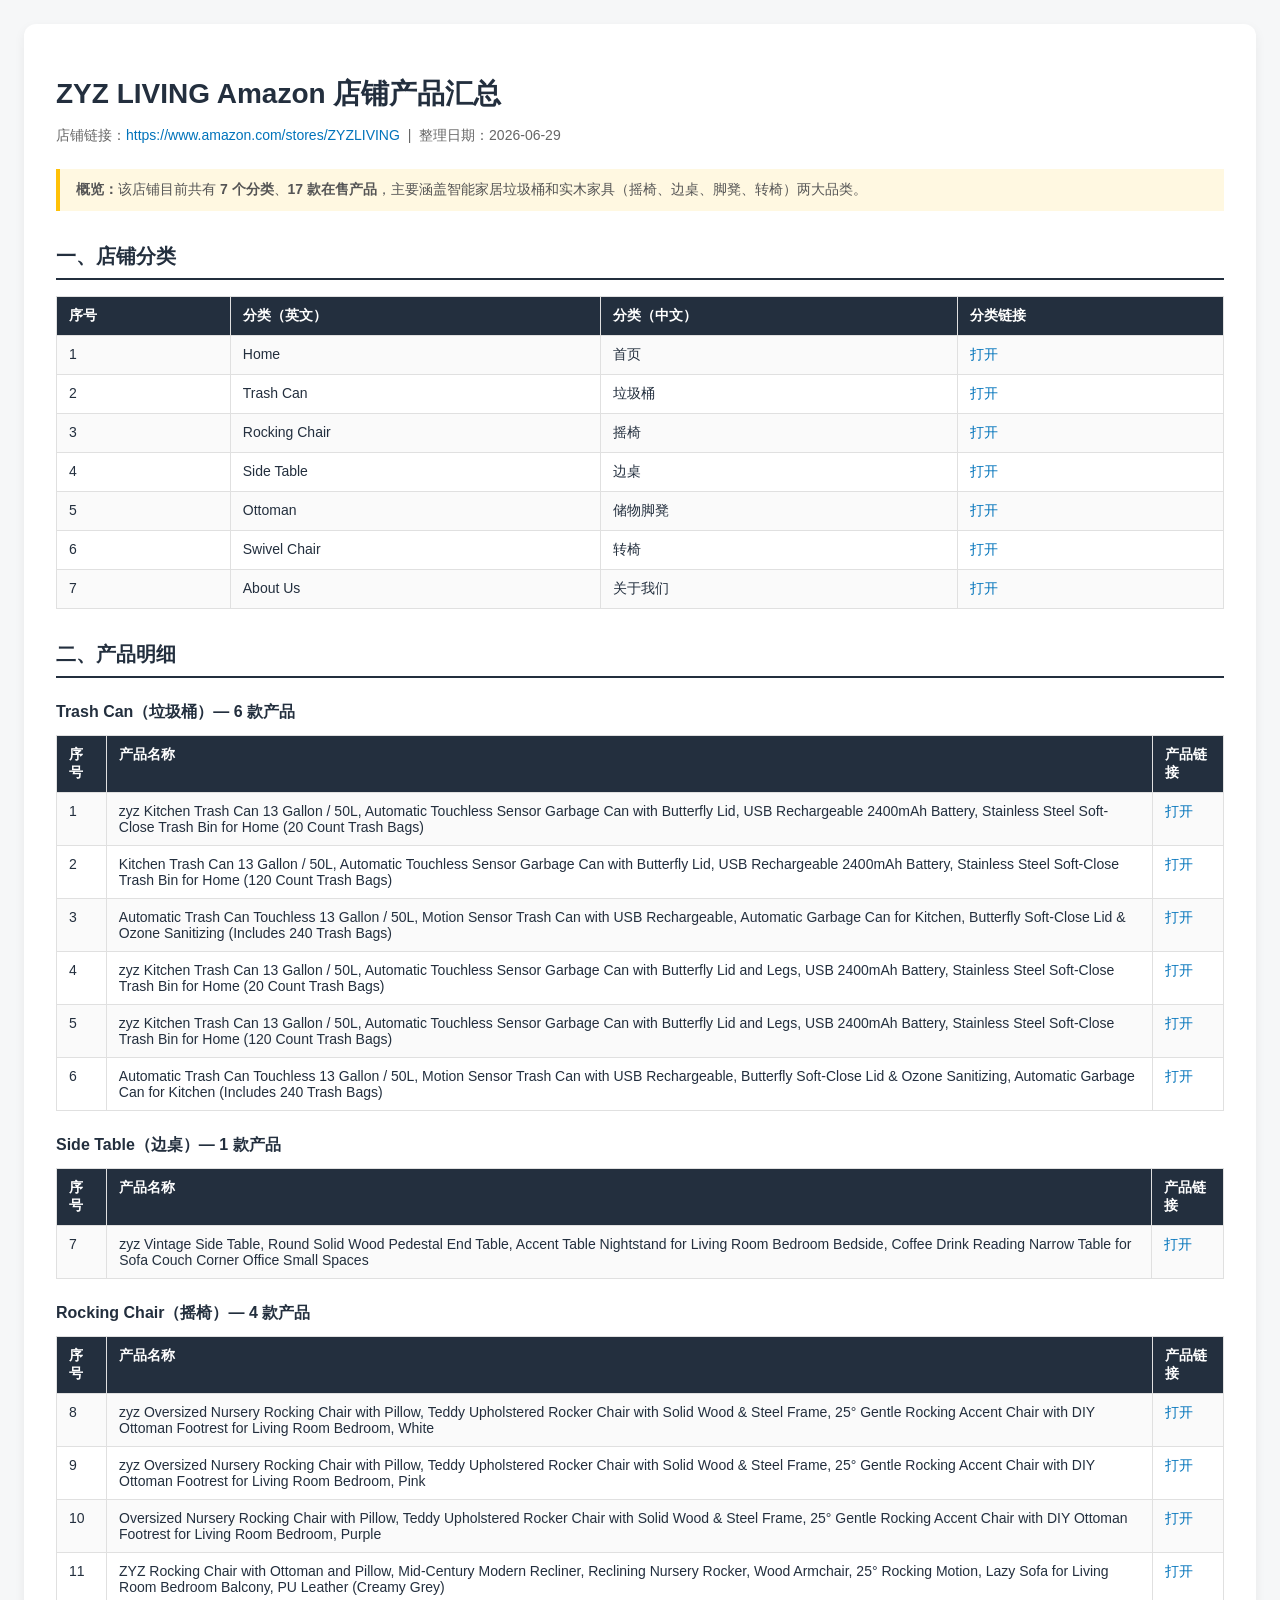
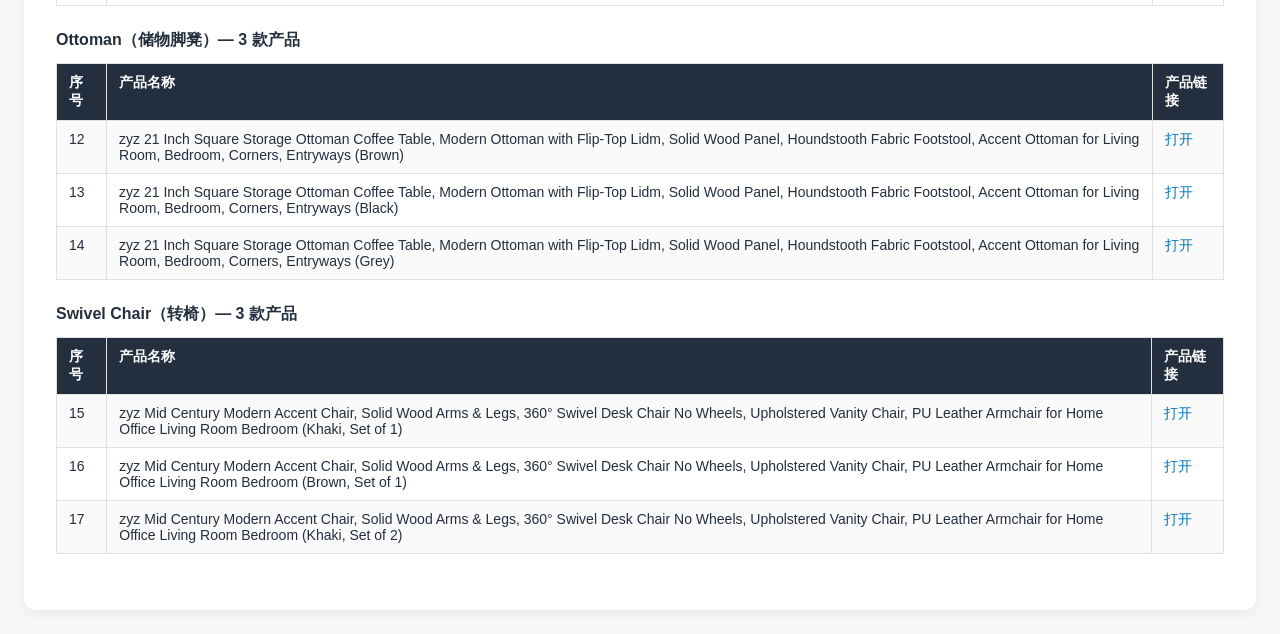
<file: ZYZ_LIVING_Amazon店铺产品汇总.html>
<!DOCTYPE html>
<html lang="zh-CN">
<head>
<meta charset="UTF-8">
<meta name="viewport" content="width=device-width, initial-scale=1.0">
<title>ZYZ LIVING Amazon 店铺产品汇总</title>
<style>
  body { font-family: -apple-system, BlinkMacSystemFont, "Segoe UI", Roboto, "Helvetica Neue", Arial, sans-serif; margin: 0; padding: 24px; background: #f6f7f8; color: #232f3e; }
  .container { max-width: 1200px; margin: 0 auto; background: #fff; border-radius: 12px; padding: 32px; box-shadow: 0 4px 12px rgba(0,0,0,0.06); }
  h1 { font-size: 28px; margin-bottom: 8px; color: #232f3e; }
  .subtitle { color: #666; font-size: 14px; margin-bottom: 24px; }
  h2 { font-size: 20px; margin-top: 32px; margin-bottom: 16px; color: #232f3e; border-bottom: 2px solid #232f3e; padding-bottom: 8px; }
  h3 { font-size: 16px; margin-top: 24px; margin-bottom: 12px; color: #232f3e; }
  table { width: 100%; border-collapse: collapse; margin-bottom: 24px; font-size: 14px; }
  th, td { border: 1px solid #e0e0e0; padding: 10px 12px; text-align: left; vertical-align: top; }
  th { background: #232f3e; color: #fff; font-weight: 600; }
  tr:nth-child(even) { background: #fafafa; }
  tr:hover { background: #f0f4ff; }
  a { color: #0073bb; text-decoration: none; }
  a:hover { text-decoration: underline; }
  .badge { display: inline-block; padding: 2px 8px; border-radius: 12px; font-size: 12px; font-weight: 600; background: #e8f0fe; color: #232f3e; }
  .note { background: #fff8e1; border-left: 4px solid #ffc107; padding: 12px 16px; margin-bottom: 24px; font-size: 14px; color: #555; }
</style>
</head>
<body>
<div class="container">
  <h1>ZYZ LIVING Amazon 店铺产品汇总</h1>
  <p class="subtitle">店铺链接：<a href="https://www.amazon.com/stores/ZYZLIVING/page/F11979F5-F581-47CB-9717-7A19A6B0B1EC" target="_blank">https://www.amazon.com/stores/ZYZLIVING</a> &nbsp;|&nbsp; 整理日期：2026-06-29</p>

  <div class="note">
    <strong>概览：</strong>该店铺目前共有 <strong>7 个分类</strong>、<strong>17 款在售产品</strong>，主要涵盖智能家居垃圾桶和实木家具（摇椅、边桌、脚凳、转椅）两大品类。
  </div>

  <h2>一、店铺分类</h2>
  <table>
    <tr><th>序号</th><th>分类（英文）</th><th>分类（中文）</th><th>分类链接</th></tr>
    <tr><td>1</td><td>Home</td><td>首页</td><td><a href="https://www.amazon.com/stores/page/F11979F5-F581-47CB-9717-7A19A6B0B1EC?ingress=0" target="_blank">打开</a></td></tr>
    <tr><td>2</td><td>Trash Can</td><td>垃圾桶</td><td><a href="https://www.amazon.com/stores/page/439DCCBD-4988-4E75-A6EB-7CA42C48552F?ingress=0" target="_blank">打开</a></td></tr>
    <tr><td>3</td><td>Rocking Chair</td><td>摇椅</td><td><a href="https://www.amazon.com/stores/page/B5F17E07-9964-49BD-9C91-AD94F3150545?ingress=0" target="_blank">打开</a></td></tr>
    <tr><td>4</td><td>Side Table</td><td>边桌</td><td><a href="https://www.amazon.com/stores/page/1853239A-3C22-4D18-964F-98B48F7AE447?ingress=0" target="_blank">打开</a></td></tr>
    <tr><td>5</td><td>Ottoman</td><td>储物脚凳</td><td><a href="https://www.amazon.com/stores/page/33F4F3A8-F329-4BEA-A167-40FC4DAEC00A?ingress=0" target="_blank">打开</a></td></tr>
    <tr><td>6</td><td>Swivel Chair</td><td>转椅</td><td><a href="https://www.amazon.com/stores/page/3A3EBD0B-9F5B-4793-9AB9-9DC77DC978BC?ingress=0" target="_blank">打开</a></td></tr>
    <tr><td>7</td><td>About Us</td><td>关于我们</td><td><a href="https://www.amazon.com/stores/page/B571CEBD-FC45-4EC2-92EC-5C3D128886FD?ingress=0" target="_blank">打开</a></td></tr>
  </table>

  <h2>二、产品明细</h2>

  <h3>Trash Can（垃圾桶）— 6 款产品</h3>
  <table>
    <tr><th>序号</th><th>产品名称</th><th>产品链接</th></tr>
    <tr><td>1</td><td>zyz Kitchen Trash Can 13 Gallon / 50L, Automatic Touchless Sensor Garbage Can with Butterfly Lid, USB Rechargeable 2400mAh Battery, Stainless Steel Soft-Close Trash Bin for Home (20 Count Trash Bags)</td><td><a href="https://www.amazon.com/zyz-Automatic-Touchless-Rechargeable-Soft-Close/dp/B0G7FJH36B?ref_=ast_sto_dp&th=1&psc=1" target="_blank">打开</a></td></tr>
    <tr><td>2</td><td>Kitchen Trash Can 13 Gallon / 50L, Automatic Touchless Sensor Garbage Can with Butterfly Lid, USB Rechargeable 2400mAh Battery, Stainless Steel Soft-Close Trash Bin for Home (120 Count Trash Bags)</td><td><a href="https://www.amazon.com/Automatic-Touchless-Butterfly-Rechargeable-Soft-Close/dp/B0G7FV1NYZ?ref_=ast_sto_dp&th=1&psc=1" target="_blank">打开</a></td></tr>
    <tr><td>3</td><td>Automatic Trash Can Touchless 13 Gallon / 50L, Motion Sensor Trash Can with USB Rechargeable, Automatic Garbage Can for Kitchen, Butterfly Soft-Close Lid & Ozone Sanitizing (Includes 240 Trash Bags)</td><td><a href="https://www.amazon.com/Automatic-Touchless-Rechargeable-Soft-Close-Sanitizing/dp/B0G7F6XRSL?ref_=ast_sto_dp&th=1&psc=1" target="_blank">打开</a></td></tr>
    <tr><td>4</td><td>zyz Kitchen Trash Can 13 Gallon / 50L, Automatic Touchless Sensor Garbage Can with Butterfly Lid and Legs, USB 2400mAh Battery, Stainless Steel Soft-Close Trash Bin for Home (20 Count Trash Bags)</td><td><a href="https://www.amazon.com/zyz-Automatic-Touchless-Butterfly-Soft-Close/dp/B0G7FGW6YV?ref_=ast_sto_dp&th=1&psc=1" target="_blank">打开</a></td></tr>
    <tr><td>5</td><td>zyz Kitchen Trash Can 13 Gallon / 50L, Automatic Touchless Sensor Garbage Can with Butterfly Lid and Legs, USB 2400mAh Battery, Stainless Steel Soft-Close Trash Bin for Home (120 Count Trash Bags)</td><td><a href="https://www.amazon.com/zyz-Automatic-Touchless-Butterfly-Soft-Close/dp/B0G7F8JGK5?ref_=ast_sto_dp&th=1&psc=1" target="_blank">打开</a></td></tr>
    <tr><td>6</td><td>Automatic Trash Can Touchless 13 Gallon / 50L, Motion Sensor Trash Can with USB Rechargeable, Butterfly Soft-Close Lid & Ozone Sanitizing, Automatic Garbage Can for Kitchen (Includes 240 Trash Bags)</td><td><a href="https://www.amazon.com/Automatic-Touchless-Rechargeable-Soft-Close-Sanitizing/dp/B0G7FM6T2N?ref_=ast_sto_dp&th=1&psc=1" target="_blank">打开</a></td></tr>
  </table>

  <h3>Side Table（边桌）— 1 款产品</h3>
  <table>
    <tr><th>序号</th><th>产品名称</th><th>产品链接</th></tr>
    <tr><td>7</td><td>zyz Vintage Side Table, Round Solid Wood Pedestal End Table, Accent Table Nightstand for Living Room Bedroom Bedside, Coffee Drink Reading Narrow Table for Sofa Couch Corner Office Small Spaces</td><td><a href="https://www.amazon.com/zyz-Vintage-Pedestal-Nightstand-Bedroom/dp/B0G3W8BRQ1?ref_=ast_sto_dp" target="_blank">打开</a></td></tr>
  </table>

  <h3>Rocking Chair（摇椅）— 4 款产品</h3>
  <table>
    <tr><th>序号</th><th>产品名称</th><th>产品链接</th></tr>
    <tr><td>8</td><td>zyz Oversized Nursery Rocking Chair with Pillow, Teddy Upholstered Rocker Chair with Solid Wood & Steel Frame, 25° Gentle Rocking Accent Chair with DIY Ottoman Footrest for Living Room Bedroom, White</td><td><a href="https://www.amazon.com/zyz-Upholstered-Oversized-Recliner-Footrest/dp/B0FWCG9FSL?ref_=ast_sto_dp&th=1&psc=1" target="_blank">打开</a></td></tr>
    <tr><td>9</td><td>zyz Oversized Nursery Rocking Chair with Pillow, Teddy Upholstered Rocker Chair with Solid Wood & Steel Frame, 25° Gentle Rocking Accent Chair with DIY Ottoman Footrest for Living Room Bedroom, Pink</td><td><a href="https://www.amazon.com/zyz-Oversized-Nursery-Upholstered-Footrest/dp/B0GLH18B3V?ref_=ast_sto_dp&th=1&psc=1" target="_blank">打开</a></td></tr>
    <tr><td>10</td><td>Oversized Nursery Rocking Chair with Pillow, Teddy Upholstered Rocker Chair with Solid Wood & Steel Frame, 25° Gentle Rocking Accent Chair with DIY Ottoman Footrest for Living Room Bedroom, Purple</td><td><a href="https://www.amazon.com/Oversized-Nursery-Rocking-Upholstered-Footrest/dp/B0GLH2ZWK6?ref_=ast_sto_dp&th=1&psc=1" target="_blank">打开</a></td></tr>
    <tr><td>11</td><td>ZYZ Rocking Chair with Ottoman and Pillow, Mid-Century Modern Recliner, Reclining Nursery Rocker, Wood Armchair, 25° Rocking Motion, Lazy Sofa for Living Room Bedroom Balcony, PU Leather (Creamy Grey)</td><td><a href="https://www.amazon.com/Rocking-Mid-Century-Recliner-Reclining-Armchair/dp/B0FWCHQG9X?ref_=ast_sto_dp&th=1&psc=1" target="_blank">打开</a></td></tr>
  </table>

  <h3>Ottoman（储物脚凳）— 3 款产品</h3>
  <table>
    <tr><th>序号</th><th>产品名称</th><th>产品链接</th></tr>
    <tr><td>12</td><td>zyz 21 Inch Square Storage Ottoman Coffee Table, Modern Ottoman with Flip-Top Lidm, Solid Wood Panel, Houndstooth Fabric Footstool, Accent Ottoman for Living Room, Bedroom, Corners, Entryways (Brown)</td><td><a href="https://www.amazon.com/zyz-Flip-Top-Houndstooth-Footstool-Entryways/dp/B0G3PGY14X?ref_=ast_sto_dp&th=1&psc=1" target="_blank">打开</a></td></tr>
    <tr><td>13</td><td>zyz 21 Inch Square Storage Ottoman Coffee Table, Modern Ottoman with Flip-Top Lidm, Solid Wood Panel, Houndstooth Fabric Footstool, Accent Ottoman for Living Room, Bedroom, Corners, Entryways (Black)</td><td><a href="https://www.amazon.com/zyz-Flip-Top-Houndstooth-Footstool-Entryways/dp/B0G3PRMFN6?ref_=ast_sto_dp&th=1&psc=1" target="_blank">打开</a></td></tr>
    <tr><td>14</td><td>zyz 21 Inch Square Storage Ottoman Coffee Table, Modern Ottoman with Flip-Top Lidm, Solid Wood Panel, Houndstooth Fabric Footstool, Accent Ottoman for Living Room, Bedroom, Corners, Entryways (Grey)</td><td><a href="https://www.amazon.com/zyz-Flip-Top-Houndstooth-Footstool-Entryways/dp/B0G3PRVQ7K?ref_=ast_sto_dp&th=1&psc=1" target="_blank">打开</a></td></tr>
  </table>

  <h3>Swivel Chair（转椅）— 3 款产品</h3>
  <table>
    <tr><th>序号</th><th>产品名称</th><th>产品链接</th></tr>
    <tr><td>15</td><td>zyz Mid Century Modern Accent Chair, Solid Wood Arms & Legs, 360° Swivel Desk Chair No Wheels, Upholstered Vanity Chair, PU Leather Armchair for Home Office Living Room Bedroom (Khaki, Set of 1)</td><td><a href="https://www.amazon.com/zyz-Century-Upholstered-Leather-Armchair/dp/B0GJ2YSFVW?ref_=ast_sto_dp&th=1&psc=1" target="_blank">打开</a></td></tr>
    <tr><td>16</td><td>zyz Mid Century Modern Accent Chair, Solid Wood Arms & Legs, 360° Swivel Desk Chair No Wheels, Upholstered Vanity Chair, PU Leather Armchair for Home Office Living Room Bedroom (Brown, Set of 1)</td><td><a href="https://www.amazon.com/zyz-Century-Upholstered-Leather-Armchair/dp/B0GJ2TTRRM?ref_=ast_sto_dp&th=1&psc=1" target="_blank">打开</a></td></tr>
    <tr><td>17</td><td>zyz Mid Century Modern Accent Chair, Solid Wood Arms & Legs, 360° Swivel Desk Chair No Wheels, Upholstered Vanity Chair, PU Leather Armchair for Home Office Living Room Bedroom (Khaki, Set of 2)</td><td><a href="https://www.amazon.com/zyz-Century-Upholstered-Leather-Armchair/dp/B0GJ4X27RY?ref_=ast_sto_dp&th=1&psc=1" target="_blank">打开</a></td></tr>
  </table>
</div>
</body>
</html>
</file>
<file: css/style.css>
/* ==========================================
   ZYZ Home - Main Stylesheet
   https://zyzhome.com
   ========================================== */

/* CSS Variables */
:root {
  --primary: #1a1a1a;
  --accent: #c9a96e;
  --bg: #faf9f7;
  --white: #ffffff;
  --gray-100: #f5f5f5;
  --gray-200: #e5e5e5;
  --gray-500: #6b7280;
  --gray-700: #374151;
  --shadow-sm: 0 1px 2px 0 rgba(0, 0, 0, 0.05);
  --shadow-md: 0 4px 6px -1px rgba(0, 0, 0, 0.1), 0 2px 4px -1px rgba(0, 0, 0, 0.06);
  --shadow-lg: 0 10px 15px -3px rgba(0, 0, 0, 0.1), 0 4px 6px -2px rgba(0, 0, 0, 0.05);
  --radius: 8px;
  --radius-lg: 16px;
  --transition: all 0.3s ease;
  --font-body: 'Inter', -apple-system, BlinkMacSystemFont, 'Segoe UI', Roboto, sans-serif;
  --font-display: 'Playfair Display', Georgia, 'Times New Roman', serif;
}

/* Reset & Base */
*, *::before, *::after {
  margin: 0;
  padding: 0;
  box-sizing: border-box;
}

html {
  scroll-behavior: smooth;
  font-size: 16px;
}

body {
  font-family: var(--font-body);
  background-color: var(--bg);
  color: var(--primary);
  line-height: 1.6;
  -webkit-font-smoothing: antialiased;
}

img {
  max-width: 100%;
  height: auto;
  display: block;
}

a {
  color: inherit;
  text-decoration: none;
  transition: var(--transition);
}

ul, ol {
  list-style: none;
}

button {
  cursor: pointer;
  border: none;
  background: none;
  font-family: inherit;
  transition: var(--transition);
}

.container {
  width: 100%;
  max-width: 1280px;
  margin: 0 auto;
  padding: 0 1.5rem;
}

.section-padding {
  padding: 5rem 0;
}

/* Typography */
h1, h2, h3, h4 {
  font-family: var(--font-display);
  font-weight: 600;
  line-height: 1.2;
}

h1 { font-size: clamp(2.5rem, 5vw, 4rem); }
h2 { font-size: clamp(2rem, 4vw, 3rem); }
h3 { font-size: clamp(1.25rem, 2vw, 1.5rem); }

.section-title {
  text-align: center;
  margin-bottom: 3rem;
}

.section-title span {
  color: var(--accent);
}

.section-subtitle {
  text-align: center;
  color: var(--gray-500);
  margin-top: 0.5rem;
  font-size: 1.1rem;
}

/* ==========================================
   Navigation
   ========================================== */
.navbar {
  position: fixed;
  top: 0;
  left: 0;
  width: 100%;
  z-index: 1000;
  background: rgba(255, 255, 255, 0.95);
  backdrop-filter: blur(10px);
  border-bottom: 1px solid var(--gray-200);
  transition: var(--transition);
}

.navbar.scrolled {
  box-shadow: var(--shadow-md);
}

.navbar .container {
  display: flex;
  align-items: center;
  justify-content: space-between;
  height: 72px;
}

.logo {
  font-family: var(--font-display);
  font-size: 1.75rem;
  font-weight: 700;
  color: var(--primary);
}

.logo span {
  color: var(--accent);
}

.nav-links {
  display: flex;
  align-items: center;
  gap: 2rem;
}

.nav-links a {
  font-size: 0.95rem;
  font-weight: 500;
  color: var(--gray-700);
  position: relative;
}

.nav-links a:hover,
.nav-links a.active {
  color: var(--accent);
}

.nav-links a::after {
  content: '';
  position: absolute;
  bottom: -4px;
  left: 0;
  width: 0;
  height: 2px;
  background: var(--accent);
  transition: var(--transition);
}

.nav-links a:hover::after,
.nav-links a.active::after {
  width: 100%;
}

.nav-links .amazon-link {
  display: inline-flex;
  align-items: center;
  gap: 0.4rem;
  background: var(--accent);
  color: var(--white);
  padding: 0.5rem 1rem;
  border-radius: var(--radius);
}

.nav-links .amazon-link:hover {
  background: var(--primary);
}

.nav-links .amazon-link::after {
  display: none;
}

.mobile-menu-btn {
  display: none;
  flex-direction: column;
  gap: 5px;
  padding: 0.5rem;
}

.mobile-menu-btn span {
  display: block;
  width: 24px;
  height: 2px;
  background: var(--primary);
  transition: var(--transition);
}

/* ==========================================
   Hero Carousel
   ========================================== */
.hero-carousel {
  position: relative;
  width: 100%;
  height: 100vh;
  min-height: 600px;
  max-height: 900px;
  overflow: hidden;
  margin-top: 72px;
}

.carousel-slide {
  position: absolute;
  top: 0;
  left: 0;
  width: 100%;
  height: 100%;
  opacity: 0;
  transition: opacity 1s ease-in-out;
  z-index: 1;
}

.carousel-slide.active {
  opacity: 1;
  z-index: 2;
}

.carousel-slide img {
  width: 100%;
  height: 100%;
  object-fit: cover;
}

.carousel-overlay {
  position: absolute;
  inset: 0;
  background: linear-gradient(to right, rgba(26, 26, 26, 0.75), rgba(26, 26, 26, 0.3));
  z-index: 2;
}

.carousel-content {
  position: absolute;
  bottom: 0;
  left: 0;
  width: 100%;
  z-index: 3;
  padding: 0 0 8rem;
}

.carousel-content .container {
  max-width: 1280px;
  margin: 0 auto;
  padding: 0 1.5rem;
}

.carousel-content h2 {
  font-family: var(--font-display);
  font-size: clamp(2rem, 5vw, 3.5rem);
  color: var(--white);
  margin-bottom: 1rem;
  max-width: 600px;
}

.carousel-content p {
  color: rgba(255, 255, 255, 0.85);
  font-size: 1.15rem;
  max-width: 500px;
  margin-bottom: 2rem;
}

.btn-primary {
  display: inline-flex;
  align-items: center;
  gap: 0.5rem;
  background: var(--accent);
  color: var(--white);
  padding: 0.9rem 2rem;
  border-radius: var(--radius);
  font-weight: 600;
  font-size: 1rem;
  transition: var(--transition);
}

.btn-primary:hover {
  background: var(--primary);
  transform: translateY(-2px);
}

.btn-outline {
  display: inline-flex;
  align-items: center;
  gap: 0.5rem;
  border: 2px solid var(--white);
  color: var(--white);
  padding: 0.85rem 1.75rem;
  border-radius: var(--radius);
  font-weight: 600;
  font-size: 1rem;
  transition: var(--transition);
}

.btn-outline:hover {
  background: var(--white);
  color: var(--primary);
}

.carousel-buttons {
  display: flex;
  gap: 1rem;
}

.carousel-dots {
  position: absolute;
  bottom: 2.5rem;
  left: 50%;
  transform: translateX(-50%);
  display: flex;
  gap: 0.75rem;
  z-index: 4;
}

.carousel-dot {
  width: 12px;
  height: 12px;
  border-radius: 50%;
  background: rgba(255, 255, 255, 0.4);
  cursor: pointer;
  transition: var(--transition);
  border: 2px solid transparent;
}

.carousel-dot.active {
  background: var(--accent);
  border-color: var(--white);
  transform: scale(1.2);
}

.carousel-nav {
  position: absolute;
  top: 50%;
  transform: translateY(-50%);
  z-index: 4;
  width: 48px;
  height: 48px;
  border-radius: 50%;
  background: rgba(255, 255, 255, 0.15);
  backdrop-filter: blur(4px);
  color: var(--white);
  display: flex;
  align-items: center;
  justify-content: center;
  font-size: 1.25rem;
  border: 1px solid rgba(255, 255, 255, 0.2);
}

.carousel-nav:hover {
  background: rgba(255, 255, 255, 0.3);
}

.carousel-prev { left: 1.5rem; }
.carousel-next { right: 1.5rem; }

/* ==========================================
   Category Cards
   ========================================== */
.categories-section {
  padding: 5rem 0;
  background: var(--white);
}

.categories-grid {
  display: grid;
  grid-template-columns: repeat(auto-fit, minmax(220px, 1fr));
  gap: 1.5rem;
}

.category-card {
  position: relative;
  border-radius: var(--radius-lg);
  overflow: hidden;
  aspect-ratio: 4/5;
  cursor: pointer;
  box-shadow: var(--shadow-sm);
  transition: var(--transition);
}

.category-card:hover {
  transform: translateY(-8px);
  box-shadow: var(--shadow-lg);
}

.category-card img {
  width: 100%;
  height: 100%;
  object-fit: cover;
  transition: transform 0.5s ease;
}

.category-card:hover img {
  transform: scale(1.08);
}

.category-card-overlay {
  position: absolute;
  inset: 0;
  background: linear-gradient(to top, rgba(26, 26, 26, 0.8), rgba(26, 26, 26, 0.1));
  display: flex;
  flex-direction: column;
  justify-content: flex-end;
  padding: 1.5rem;
}

.category-card h3 {
  color: var(--white);
  font-size: 1.4rem;
  margin-bottom: 0.25rem;
}

.category-card span {
  color: var(--accent);
  font-size: 0.9rem;
  font-weight: 500;
}

/* ==========================================
   Products Section
   ========================================== */
.products-section {
  padding: 5rem 0;
  background: var(--bg);
}

.filter-bar {
  display: flex;
  flex-wrap: wrap;
  justify-content: center;
  gap: 0.75rem;
  margin-bottom: 3rem;
}

.filter-btn {
  padding: 0.6rem 1.5rem;
  border-radius: 50px;
  font-size: 0.95rem;
  font-weight: 500;
  color: var(--gray-700);
  background: var(--white);
  border: 1px solid var(--gray-200);
  transition: var(--transition);
}

.filter-btn:hover,
.filter-btn.active {
  background: var(--accent);
  color: var(--white);
  border-color: var(--accent);
}

.products-grid {
  display: grid;
  grid-template-columns: repeat(auto-fill, minmax(280px, 1fr));
  gap: 2rem;
}

.product-card {
  background: var(--white);
  border-radius: var(--radius-lg);
  overflow: hidden;
  box-shadow: var(--shadow-sm);
  transition: var(--transition);
  border: 1px solid var(--gray-200);
}

.product-card:hover {
  transform: translateY(-6px);
  box-shadow: var(--shadow-lg);
  border-color: var(--accent);
}

.product-image {
  position: relative;
  aspect-ratio: 1/1;
  overflow: hidden;
  background: var(--gray-100);
}

.product-image img {
  width: 100%;
  height: 100%;
  object-fit: cover;
  transition: transform 0.4s ease;
}

.product-card:hover .product-image img {
  transform: scale(1.05);
}

.product-badge {
  position: absolute;
  top: 1rem;
  left: 1rem;
  background: var(--accent);
  color: var(--white);
  padding: 0.3rem 0.8rem;
  border-radius: 50px;
  font-size: 0.8rem;
  font-weight: 600;
  text-transform: capitalize;
}

.product-info {
  padding: 1.25rem;
}

.product-info h3 {
  font-family: var(--font-body);
  font-size: 1.05rem;
  font-weight: 600;
  margin-bottom: 0.5rem;
  color: var(--primary);
}

.product-info .asin {
  font-size: 0.8rem;
  color: var(--gray-500);
  font-family: monospace;
  margin-bottom: 1rem;
  display: block;
}

.product-link {
  display: inline-flex;
  align-items: center;
  gap: 0.4rem;
  color: var(--accent);
  font-weight: 600;
  font-size: 0.95rem;
}

.product-link:hover {
  color: var(--primary);
}

/* ==========================================
   Features / About Snippet
   ========================================== */
.features-section {
  padding: 5rem 0;
  background: var(--primary);
  color: var(--white);
}

.features-grid {
  display: grid;
  grid-template-columns: repeat(auto-fit, minmax(250px, 1fr));
  gap: 3rem;
}

.feature-item {
  text-align: center;
}

.feature-icon {
  width: 64px;
  height: 64px;
  margin: 0 auto 1.5rem;
  background: rgba(201, 169, 110, 0.15);
  border-radius: 50%;
  display: flex;
  align-items: center;
  justify-content: center;
  font-size: 1.75rem;
  color: var(--accent);
}

.feature-item h3 {
  font-size: 1.25rem;
  margin-bottom: 0.75rem;
  color: var(--white);
}

.feature-item p {
  color: rgba(255, 255, 255, 0.7);
  font-size: 0.95rem;
  line-height: 1.7;
}

/* ==========================================
   About Page - Hero
   ========================================== */
.about-hero {
  position: relative;
  height: 60vh;
  min-height: 450px;
  max-height: 600px;
  display: flex;
  align-items: center;
  justify-content: center;
  text-align: center;
  margin-top: 72px;
  overflow: hidden;
}

.about-hero img {
  position: absolute;
  inset: 0;
  width: 100%;
  height: 100%;
  object-fit: cover;
}

.about-hero-overlay {
  position: absolute;
  inset: 0;
  background: rgba(26, 26, 26, 0.6);
}

.about-hero-content {
  position: relative;
  z-index: 2;
  max-width: 800px;
  padding: 0 1.5rem;
}

.about-hero-content h1 {
  color: var(--white);
  margin-bottom: 1rem;
}

.about-hero-content p {
  color: rgba(255, 255, 255, 0.9);
  font-size: 1.2rem;
}

/* ==========================================
   About Page - Story
   ========================================== */
.story-section {
  padding: 5rem 0;
  background: var(--white);
}

.story-grid {
  display: grid;
  grid-template-columns: 1fr 1fr;
  gap: 4rem;
  align-items: center;
}

.story-image {
  border-radius: var(--radius-lg);
  overflow: hidden;
  box-shadow: var(--shadow-lg);
}

.story-image img {
  width: 100%;
  height: 100%;
  object-fit: cover;
}

.story-content h2 {
  margin-bottom: 1.5rem;
}

.story-content p {
  color: var(--gray-700);
  margin-bottom: 1rem;
  line-height: 1.8;
}

/* ==========================================
   Mission & Values
   ========================================== */
.mission-section {
  padding: 5rem 0;
  background: var(--bg);
}

.values-grid {
  display: grid;
  grid-template-columns: repeat(auto-fit, minmax(280px, 1fr));
  gap: 2rem;
  margin-top: 3rem;
}

.value-card {
  background: var(--white);
  padding: 2.5rem 2rem;
  border-radius: var(--radius-lg);
  text-align: center;
  box-shadow: var(--shadow-sm);
  border: 1px solid var(--gray-200);
  transition: var(--transition);
}

.value-card:hover {
  transform: translateY(-4px);
  box-shadow: var(--shadow-md);
  border-color: var(--accent);
}

.value-icon {
  width: 60px;
  height: 60px;
  margin: 0 auto 1.25rem;
  background: rgba(201, 169, 110, 0.1);
  border-radius: 50%;
  display: flex;
  align-items: center;
  justify-content: center;
  font-size: 1.5rem;
  color: var(--accent);
}

.value-card h3 {
  font-size: 1.25rem;
  margin-bottom: 0.75rem;
}

.value-card p {
  color: var(--gray-500);
  font-size: 0.95rem;
  line-height: 1.7;
}

/* ==========================================
   Timeline
   ========================================== */
.timeline-section {
  padding: 5rem 0;
  background: var(--white);
}

.timeline {
  position: relative;
  max-width: 800px;
  margin: 3rem auto 0;
}

.timeline::before {
  content: '';
  position: absolute;
  left: 50%;
  top: 0;
  bottom: 0;
  width: 2px;
  background: var(--gray-200);
  transform: translateX(-50%);
}

.timeline-item {
  position: relative;
  width: 50%;
  padding: 0 3rem 2.5rem;
}

.timeline-item:nth-child(odd) {
  left: 0;
  text-align: right;
  padding-right: 3rem;
}

.timeline-item:nth-child(even) {
  left: 50%;
  padding-left: 3rem;
}

.timeline-dot {
  position: absolute;
  width: 16px;
  height: 16px;
  border-radius: 50%;
  background: var(--accent);
  border: 3px solid var(--white);
  box-shadow: 0 0 0 2px var(--accent);
  top: 0.25rem;
}

.timeline-item:nth-child(odd) .timeline-dot {
  right: -8px;
}

.timeline-item:nth-child(even) .timeline-dot {
  left: -8px;
}

.timeline-year {
  font-family: var(--font-display);
  font-size: 1.5rem;
  font-weight: 600;
  color: var(--accent);
  margin-bottom: 0.5rem;
}

.timeline-title {
  font-weight: 600;
  font-size: 1.1rem;
  margin-bottom: 0.5rem;
}

.timeline-desc {
  color: var(--gray-500);
  font-size: 0.95rem;
  line-height: 1.6;
}

/* ==========================================
   CTA Section
   ========================================== */
.cta-section {
  padding: 5rem 0;
  background: var(--primary);
  text-align: center;
}

.cta-section h2 {
  color: var(--white);
  margin-bottom: 1rem;
}

.cta-section p {
  color: rgba(255, 255, 255, 0.8);
  margin-bottom: 2rem;
  font-size: 1.1rem;
}

/* ==========================================
   Footer
   ========================================== */
.footer {
  background: var(--primary);
  color: var(--white);
  padding: 4rem 0 2rem;
  border-top: 1px solid rgba(255, 255, 255, 0.1);
}

.footer-grid {
  display: grid;
  grid-template-columns: 2fr repeat(3, 1fr);
  gap: 3rem;
  margin-bottom: 3rem;
}

.footer-brand .logo {
  color: var(--white);
  margin-bottom: 1rem;
  display: inline-block;
}

.footer-brand p {
  color: rgba(255, 255, 255, 0.6);
  font-size: 0.95rem;
  line-height: 1.7;
  max-width: 300px;
}

.footer-links h4 {
  font-family: var(--font-body);
  font-size: 1rem;
  font-weight: 600;
  margin-bottom: 1.25rem;
  color: var(--white);
}

.footer-links ul li {
  margin-bottom: 0.6rem;
}

.footer-links ul li a {
  color: rgba(255, 255, 255, 0.6);
  font-size: 0.95rem;
  transition: var(--transition);
}

.footer-links ul li a:hover {
  color: var(--accent);
  padding-left: 4px;
}

.footer-bottom {
  border-top: 1px solid rgba(255, 255, 255, 0.1);
  padding-top: 2rem;
  display: flex;
  justify-content: space-between;
  align-items: center;
  flex-wrap: wrap;
  gap: 1rem;
}

.footer-bottom p {
  color: rgba(255, 255, 255, 0.5);
  font-size: 0.9rem;
}

.footer-social {
  display: flex;
  gap: 1rem;
}

.footer-social a {
  width: 36px;
  height: 36px;
  border-radius: 50%;
  background: rgba(255, 255, 255, 0.1);
  display: flex;
  align-items: center;
  justify-content: center;
  color: var(--white);
  font-size: 0.9rem;
  transition: var(--transition);
}

.footer-social a:hover {
  background: var(--accent);
  transform: translateY(-2px);
}

/* ==========================================
   Subscribe Form
   ========================================== */
.footer-subscribe h4 {
  font-family: var(--font-body);
  font-size: 1rem;
  font-weight: 600;
  margin-bottom: 0.75rem;
  color: var(--white);
}

.footer-subscribe p {
  color: rgba(255, 255, 255, 0.6);
  font-size: 0.9rem;
  margin-bottom: 1rem;
}

.subscribe-form {
  display: flex;
  gap: 0.5rem;
  flex-direction: column;
}

.subscribe-form input {
  width: 100%;
  padding: 0.75rem 1rem;
  border-radius: var(--radius);
  border: 1px solid rgba(255, 255, 255, 0.2);
  background: rgba(255, 255, 255, 0.05);
  color: var(--white);
  font-size: 0.95rem;
  font-family: inherit;
  transition: var(--transition);
}

.subscribe-form input::placeholder {
  color: rgba(255, 255, 255, 0.4);
}

.subscribe-form input:focus {
  outline: none;
  border-color: var(--accent);
  background: rgba(255, 255, 255, 0.1);
}

.subscribe-btn {
  width: 100%;
  padding: 0.75rem 1rem;
  border-radius: var(--radius);
  background: var(--accent);
  color: var(--white);
  font-weight: 600;
  font-size: 0.95rem;
  font-family: inherit;
  border: none;
  cursor: pointer;
  transition: var(--transition);
}

.subscribe-btn:hover {
  background: var(--white);
  color: var(--primary);
}

.subscribe-btn:disabled {
  opacity: 0.6;
  cursor: not-allowed;
}

.subscribe-message {
  margin-top: 0.75rem;
  font-size: 0.85rem;
  font-weight: 500;
  min-height: 1.5rem;
}

.subscribe-message.success {
  color: #10b981;
}

.subscribe-message.error {
  color: #ef4444;
}

/* ==========================================
   Responsive Design
   ========================================== */
@media (max-width: 1024px) {
  .footer-grid {
    grid-template-columns: repeat(2, 1fr);
  }

  .story-grid {
    gap: 2.5rem;
  }
}

@media (max-width: 768px) {
  .nav-links {
    position: fixed;
    top: 72px;
    left: 0;
    width: 100%;
    background: var(--white);
    flex-direction: column;
    padding: 1.5rem;
    gap: 1rem;
    border-bottom: 1px solid var(--gray-200);
    transform: translateY(-150%);
    opacity: 0;
    transition: var(--transition);
    pointer-events: none;
    box-shadow: var(--shadow-lg);
  }

  .nav-links.open {
    transform: translateY(0);
    opacity: 1;
    pointer-events: all;
  }

  .nav-links .amazon-link {
    width: 100%;
    justify-content: center;
    margin-top: 0.5rem;
  }

  .mobile-menu-btn {
    display: flex;
  }

  .carousel-nav {
    display: none;
  }

  .carousel-content {
    padding-bottom: 6rem;
  }

  .carousel-buttons {
    flex-direction: column;
    gap: 0.75rem;
  }

  .btn-primary,
  .btn-outline {
    width: fit-content;
  }

  .story-grid {
    grid-template-columns: 1fr;
  }

  .story-image {
    order: -1;
  }

  .timeline::before {
    left: 1rem;
  }

  .timeline-item,
  .timeline-item:nth-child(odd),
  .timeline-item:nth-child(even) {
    width: 100%;
    left: 0;
    text-align: left;
    padding-left: 3rem;
    padding-right: 0;
  }

  .timeline-item:nth-child(odd) .timeline-dot,
  .timeline-item:nth-child(even) .timeline-dot {
    left: -8px;
    right: auto;
  }

  .footer-grid {
    grid-template-columns: 1fr;
    gap: 2rem;
  }

  .footer-bottom {
    flex-direction: column;
    text-align: center;
  }
}

@media (max-width: 480px) {
  .categories-grid {
    grid-template-columns: 1fr 1fr;
  }

  .products-grid {
    grid-template-columns: 1fr;
  }

  .filter-bar {
    gap: 0.5rem;
  }

  .filter-btn {
    padding: 0.5rem 1rem;
    font-size: 0.85rem;
  }
}

/* ==========================================
   Utilities
   ========================================== */
.sr-only {
  position: absolute;
  width: 1px;
  height: 1px;
  padding: 0;
  margin: -1px;
  overflow: hidden;
  clip: rect(0, 0, 0, 0);
  white-space: nowrap;
  border: 0;
}
</file>
